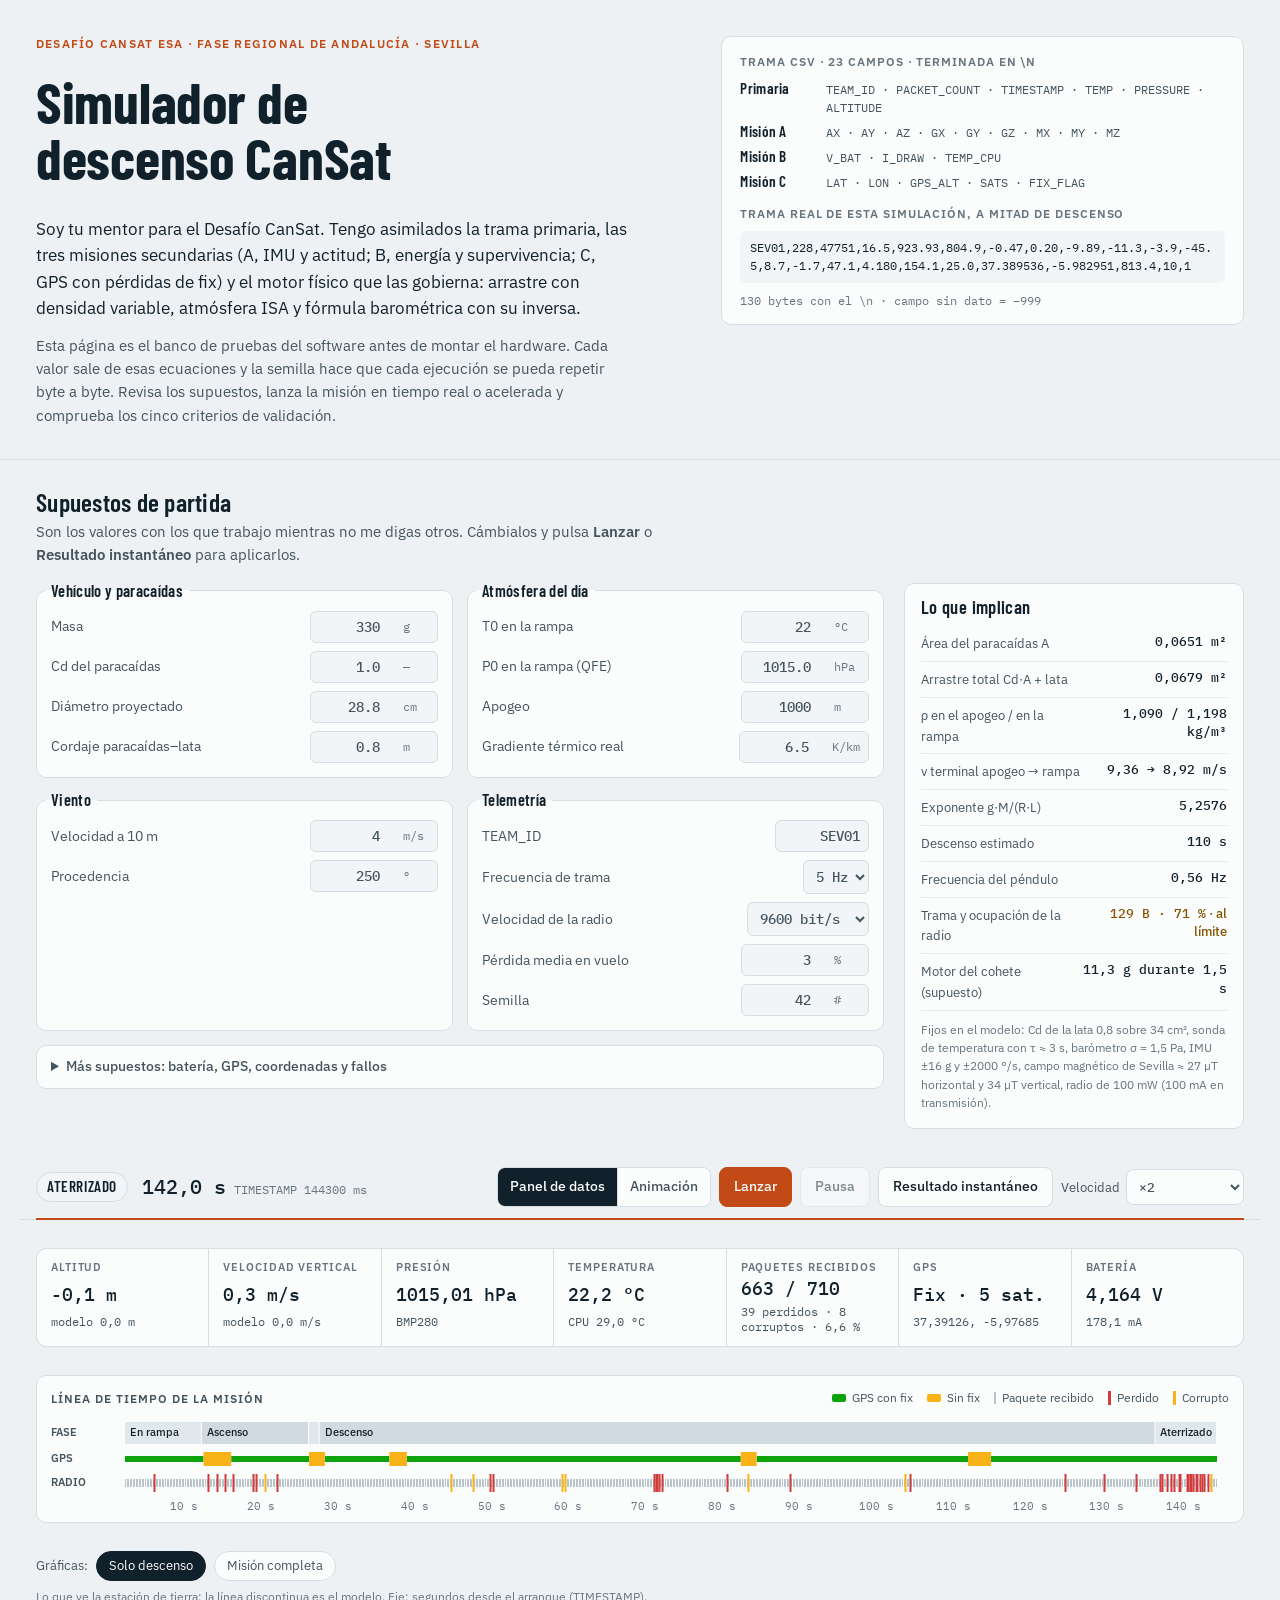
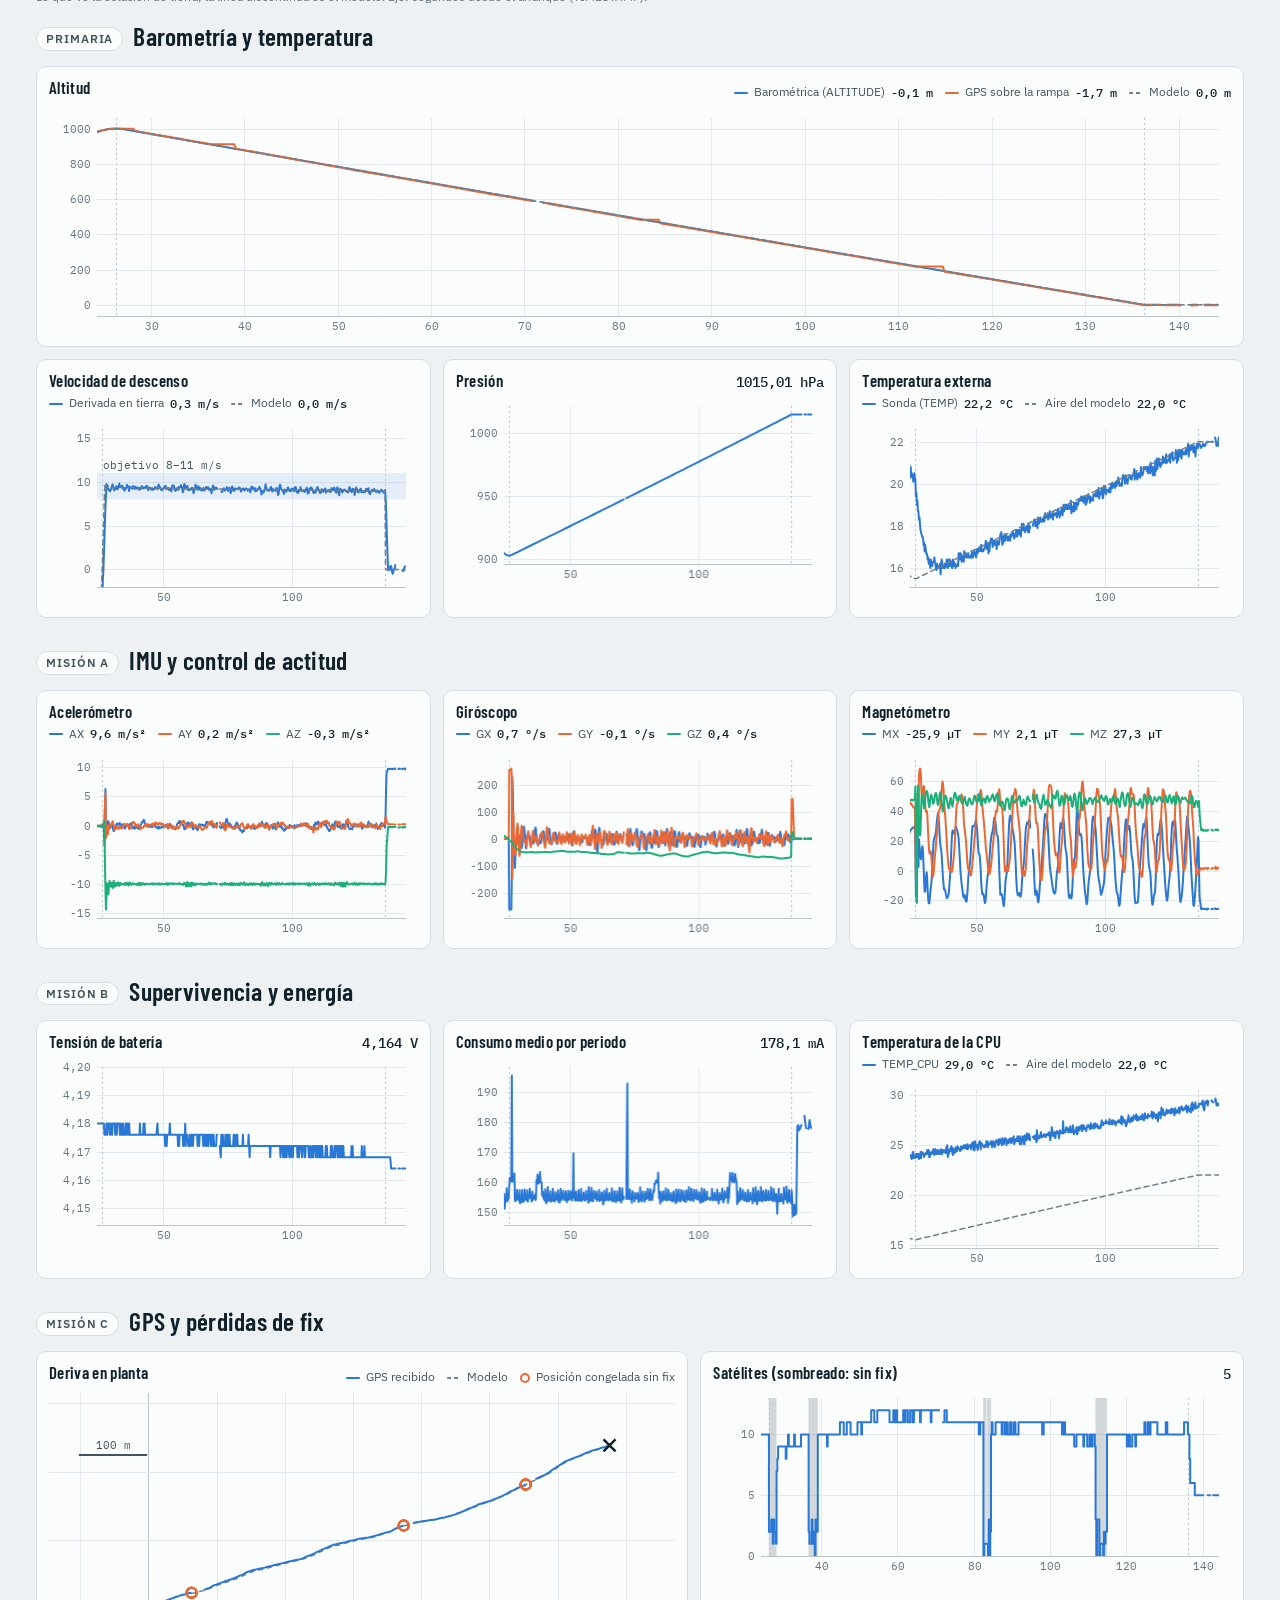
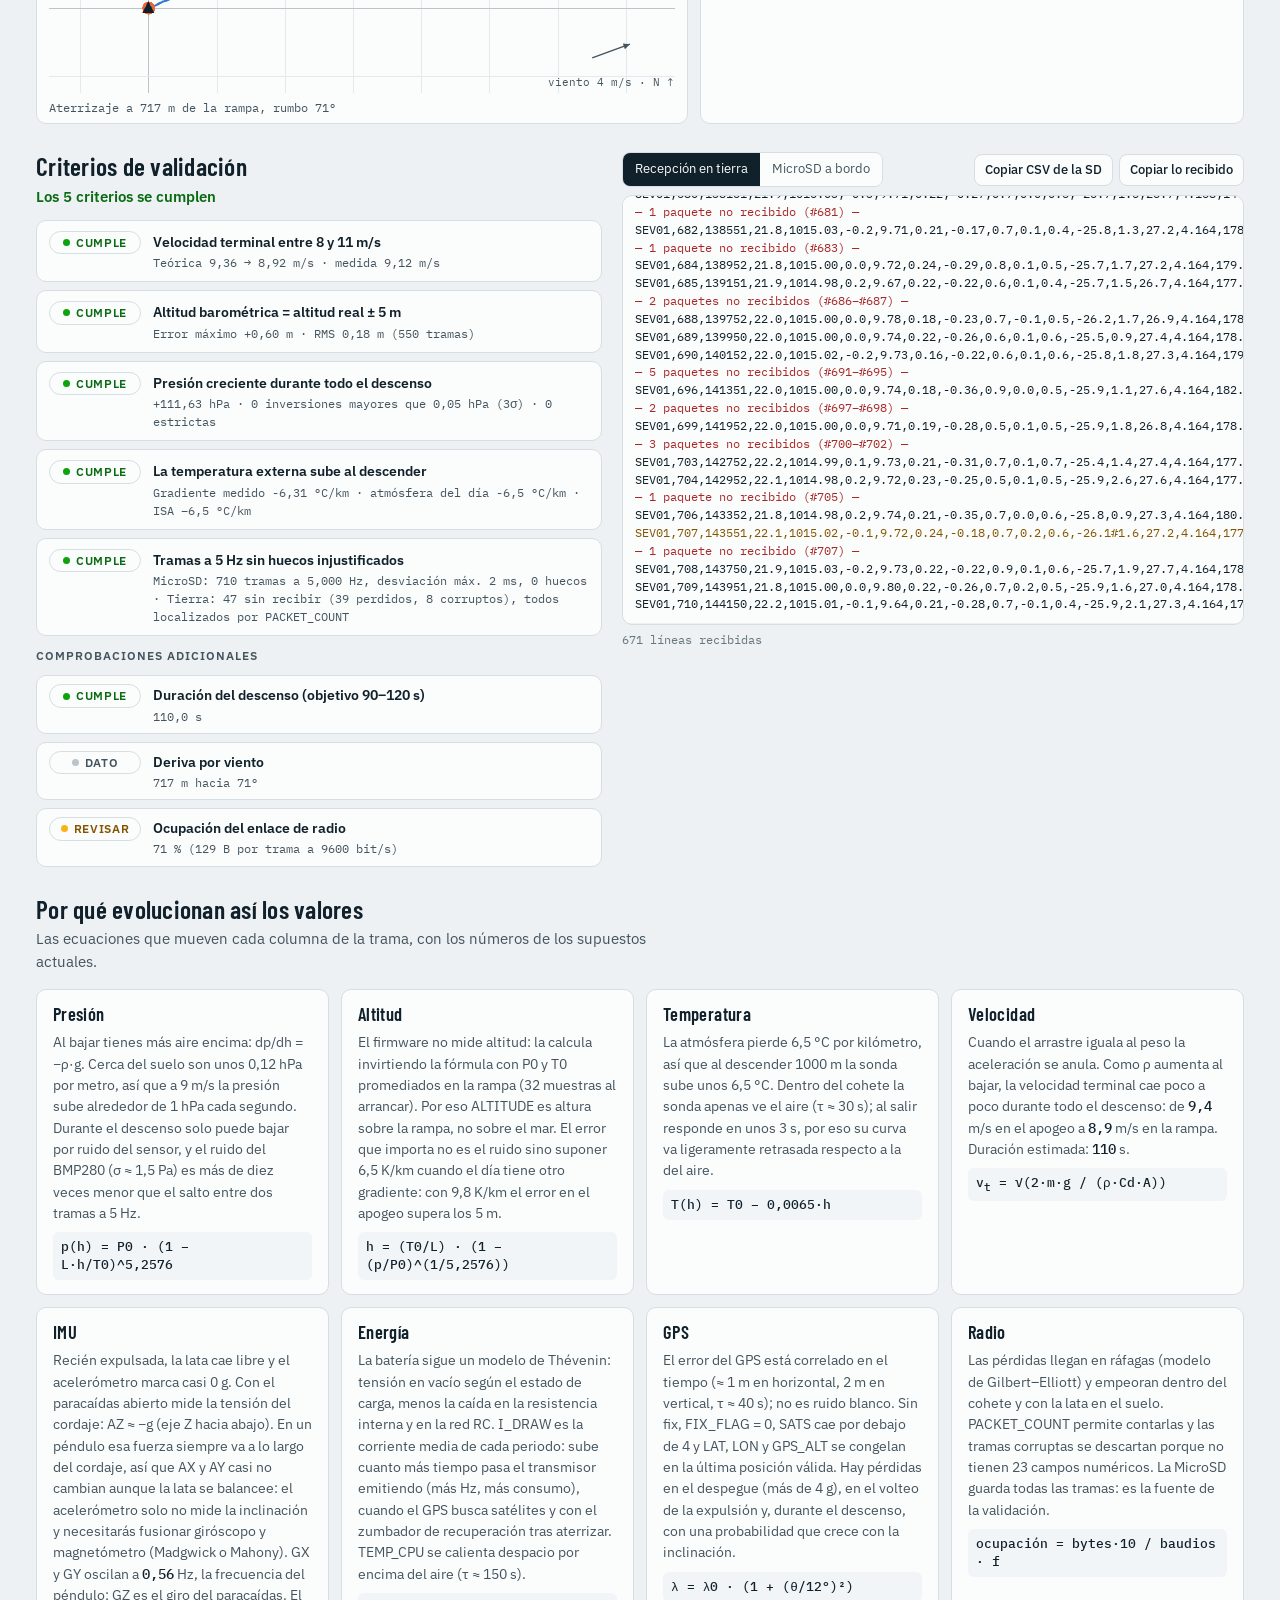
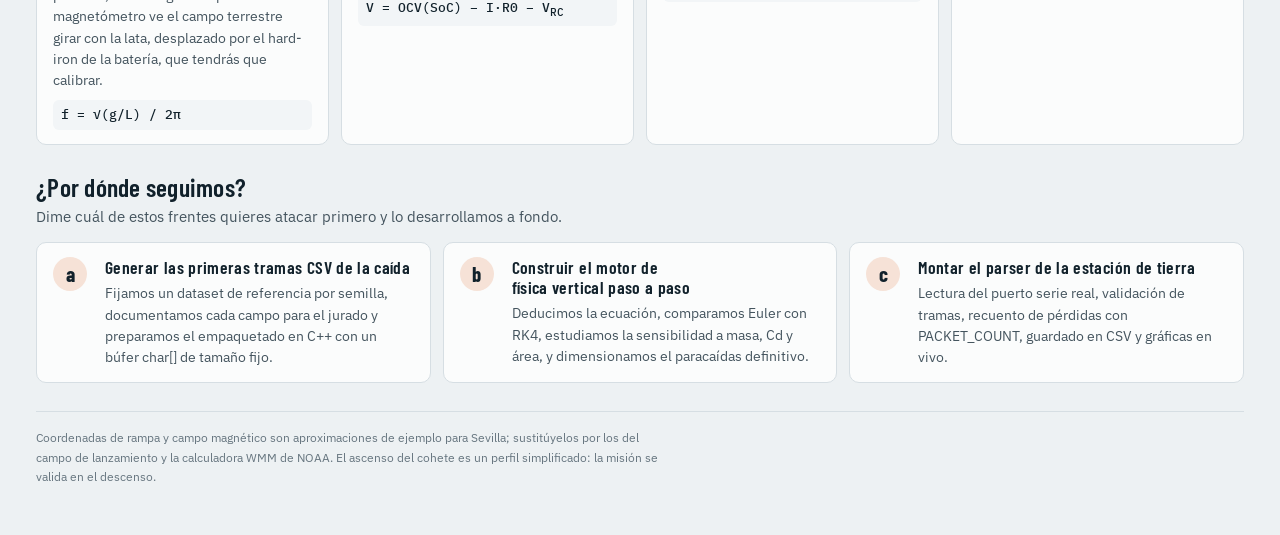
<file: simulador/index.html>
<!doctype html>
<html lang="es">
<head>
<meta charset="utf-8">
<meta name="viewport" content="width=device-width, initial-scale=1, viewport-fit=cover">
<title>Simulador de descenso CanSat</title>
<meta name="claude:viewport-fit-sides" content="cover">
<meta name="description" content="Banco de pruebas del software de un CanSat: física de descenso, sensores, trama CSV, radio, estación de tierra y validación.">
<link rel="preconnect" href="https://fonts.googleapis.com">
<link rel="preconnect" href="https://fonts.gstatic.com" crossorigin>
<link rel="stylesheet" href="https://fonts.googleapis.com/css2?family=Barlow+Condensed:wght@500;600;700&family=IBM+Plex+Mono:wght@400;500&family=IBM+Plex+Sans:wght@400;500;600&display=swap">
<link rel="stylesheet" href="estilos.css">
</head>
<body>

<header class="brief">
  <div class="wrap brief-inner">
    <div class="brief-text">
      <p class="eyebrow">Desafío CanSat ESA · Fase regional de Andalucía · Sevilla</p>
      <h1>Simulador de descenso CanSat</h1>
      <p class="lead">Soy tu mentor para el Desafío CanSat. Tengo asimilados la trama primaria, las tres misiones secundarias (A, IMU y actitud; B, energía y supervivencia; C, GPS con pérdidas de fix) y el motor físico que las gobierna: arrastre con densidad variable, atmósfera ISA y fórmula barométrica con su inversa.</p>
      <p>Esta página es el banco de pruebas del software antes de montar el hardware. Cada valor sale de esas ecuaciones y la semilla hace que cada ejecución se pueda repetir byte a byte. Revisa los supuestos, lanza la misión en tiempo real o acelerada y comprueba los cinco criterios de validación.</p>
    </div>
    <aside class="frame-card" aria-labelledby="frame-title">
      <p class="card-label" id="frame-title">Trama CSV · 23 campos · terminada en \n</p>
      <dl class="frame-groups">
        <div><dt>Primaria</dt><dd>TEAM_ID · PACKET_COUNT · TIMESTAMP · TEMP · PRESSURE · ALTITUDE</dd></div>
        <div><dt>Misión A</dt><dd>AX · AY · AZ · GX · GY · GZ · MX · MY · MZ</dd></div>
        <div><dt>Misión B</dt><dd>V_BAT · I_DRAW · TEMP_CPU</dd></div>
        <div><dt>Misión C</dt><dd>LAT · LON · GPS_ALT · SATS · FIX_FLAG</dd></div>
      </dl>
      <p class="card-label">Trama real de esta simulación, a mitad de descenso</p>
      <p class="sample" id="sample-line">—</p>
      <p class="sample-meta"><span id="sample-bytes">—</span> · campo sin dato = −999</p>
    </aside>
  </div>
</header>

<main class="wrap">

  <section class="params" aria-labelledby="params-title">
    <div class="section-head">
      <h2 id="params-title">Supuestos de partida</h2>
      <p>Son los valores con los que trabajo mientras no me digas otros. Cámbialos y pulsa <b>Lanzar</b> o <b>Resultado instantáneo</b> para aplicarlos.</p>
    </div>
    <div class="params-grid">
      <form id="cfg" class="cfg" autocomplete="off">
        <fieldset>
          <legend>Vehículo y paracaídas</legend>
          <label for="f-mass">Masa <span class="field"><input id="f-mass" name="massG" type="number" step="1" min="150" max="600" value="330"><i>g</i></span></label>
          <label for="f-cd">Cd del paracaídas <span class="field"><input id="f-cd" name="cd" type="number" step="0.05" min="0.3" max="2" value="1.0"><i>—</i></span></label>
          <label for="f-chute">Diámetro proyectado <span class="field"><input id="f-chute" name="chuteCm" type="number" step="0.1" min="10" max="120" value="28.8"><i>cm</i></span></label>
          <label for="f-riser">Cordaje paracaídas–lata <span class="field"><input id="f-riser" name="riserM" type="number" step="0.05" min="0.2" max="3" value="0.8"><i>m</i></span></label>
        </fieldset>
        <fieldset>
          <legend>Atmósfera del día</legend>
          <label for="f-t0">T0 en la rampa <span class="field"><input id="f-t0" name="T0C" type="number" step="0.5" min="-20" max="45" value="22"><i>°C</i></span></label>
          <label for="f-p0">P0 en la rampa (QFE) <span class="field"><input id="f-p0" name="P0hPa" type="number" step="0.1" min="900" max="1060" value="1015.0"><i>hPa</i></span></label>
          <label for="f-apo">Apogeo <span class="field"><input id="f-apo" name="apogeeM" type="number" step="10" min="200" max="3000" value="1000"><i>m</i></span></label>
          <label for="f-lapse">Gradiente térmico real <span class="field"><input id="f-lapse" name="lapseKkm" type="number" step="0.1" min="-5" max="9.8" value="6.5"><i>K/km</i></span></label>
        </fieldset>
        <fieldset>
          <legend>Viento</legend>
          <label for="f-wind">Velocidad a 10 m <span class="field"><input id="f-wind" name="windMs" type="number" step="0.5" min="0" max="20" value="4"><i>m/s</i></span></label>
          <label for="f-wdir">Procedencia <span class="field"><input id="f-wdir" name="windFromDeg" type="number" step="5" min="0" max="359" value="250"><i>°</i></span></label>
        </fieldset>
        <fieldset>
          <legend>Telemetría</legend>
          <label for="f-team">TEAM_ID <span class="field"><input id="f-team" name="teamId" type="text" maxlength="12" value="SEV01" spellcheck="false"></span></label>
          <label for="f-rate">Frecuencia de trama <span class="field"><select id="f-rate" name="rateHz"><option value="1">1 Hz</option><option value="2">2 Hz</option><option value="3">3 Hz</option><option value="4">4 Hz</option><option value="5" selected>5 Hz</option></select></span></label>
          <label for="f-baud">Velocidad de la radio <span class="field"><select id="f-baud" name="baud"><option value="1200">1200 bit/s</option><option value="2400">2400 bit/s</option><option value="4800">4800 bit/s</option><option value="9600" selected>9600 bit/s</option><option value="19200">19200 bit/s</option></select></span></label>
          <label for="f-loss">Pérdida media en vuelo <span class="field"><input id="f-loss" name="lossPct" type="number" step="0.5" min="0" max="60" value="3"><i>%</i></span></label>
          <label for="f-seed">Semilla <span class="field"><input id="f-seed" name="seed" type="number" step="1" min="0" value="42"><i>#</i></span></label>
        </fieldset>
        <details class="advanced">
          <summary>Más supuestos: batería, GPS, coordenadas y fallos</summary>
          <fieldset>
            <legend class="sr-only">Supuestos avanzados</legend>
            <label for="f-gps">Actualización del GPS <span class="field"><select id="f-gps" name="gpsHz"><option value="1">1 Hz</option><option value="5" selected>5 Hz</option><option value="10">10 Hz</option></select></span></label>
            <label for="f-bat">Batería LiPo 1S <span class="field"><input id="f-bat" name="batteryMah" type="number" step="50" min="100" max="5000" value="600"><i>mAh</i></span></label>
            <label for="f-wait">Encendida en rampa antes <span class="field"><input id="f-wait" name="padWaitMin" type="number" step="5" min="0" max="180" value="0"><i>min</i></span></label>
            <label for="f-lat">Latitud de la rampa <span class="field"><input id="f-lat" name="lat0" type="number" step="0.0001" value="37.3891"><i>°</i></span></label>
            <label for="f-lon">Longitud de la rampa <span class="field"><input id="f-lon" name="lon0" type="number" step="0.0001" value="-5.9845"><i>°</i></span></label>
            <label for="f-elev">Elevación de la rampa <span class="field"><input id="f-elev" name="elevM" type="number" step="1" value="10"><i>m</i></span></label>
            <label class="check" for="f-faults"><input id="f-faults" name="faults" type="checkbox"> Inyectar fallos de sensor: el BMP280 calla 3 s y la IMU 2 s durante el descenso</label>
          </fieldset>
        </details>
      </form>

      <aside class="derived" aria-labelledby="derived-title">
        <h3 id="derived-title">Lo que implican</h3>
        <dl>
          <div><dt>Área del paracaídas A</dt><dd id="d-area">—</dd></div>
          <div><dt>Arrastre total Cd·A + lata</dt><dd id="d-cda">—</dd></div>
          <div><dt>ρ en el apogeo / en la rampa</dt><dd id="d-rho">—</dd></div>
          <div><dt>v terminal apogeo → rampa</dt><dd id="d-vt" data-state="ok">—</dd></div>
          <div><dt>Exponente g·M/(R·L)</dt><dd id="d-exp">—</dd></div>
          <div><dt>Descenso estimado</dt><dd id="d-tdesc">—</dd></div>
          <div><dt>Frecuencia del péndulo</dt><dd id="d-swing">—</dd></div>
          <div><dt>Trama y ocupación de la radio</dt><dd id="d-link" data-state="ok">—</dd></div>
          <div><dt>Motor del cohete (supuesto)</dt><dd id="d-boost">—</dd></div>
        </dl>
        <p class="fineprint">Fijos en el modelo: Cd de la lata 0,8 sobre 34 cm², sonda de temperatura con τ ≈ 3 s, barómetro σ = 1,5 Pa, IMU ±16 g y ±2000 °/s, campo magnético de Sevilla ≈ 27 µT horizontal y 34 µT vertical, radio de 100 mW (100 mA en transmisión).</p>
      </aside>
    </div>
  </section>

  <div class="controlbar" role="region" aria-label="Control de la simulación">
    <div class="cb-inner">
      <div class="cb-status">
        <span class="phase-pill" id="k-phase" data-phase="PAD">En rampa</span>
        <span class="clock"><span id="live-dot" class="live-dot" hidden></span><b id="k-time">0,0 s</b><small id="k-ts">TIMESTAMP 2350 ms</small></span>
      </div>
      <div class="cb-actions">
        <div class="seg" role="group" aria-label="Vista">
          <button type="button" data-mode="panel" aria-pressed="true">Panel de datos</button>
          <button type="button" data-mode="anim" aria-pressed="false">Animación</button>
        </div>
        <button type="button" id="btn-launch" class="btn btn-primary">Lanzar</button>
        <button type="button" id="btn-pause" class="btn" aria-pressed="false" disabled>Pausa</button>
        <button type="button" id="btn-instant" class="btn">Resultado instantáneo</button>
        <label class="speed" for="speed">Velocidad
          <select id="speed">
            <option value="0.5">×0,5 lenta</option>
            <option value="1">×1 real</option>
            <option value="2" selected>×2</option>
            <option value="5">×5</option>
            <option value="10">×10</option>
            <option value="20">×20</option>
          </select>
        </label>
      </div>
      <p class="pending" id="pending-note" hidden>Has cambiado supuestos: se aplicarán en la próxima ejecución.</p>
      <div class="progress" id="progress" aria-hidden="true"></div>
    </div>
  </div>

  <section class="anim" id="anim" aria-labelledby="anim-title" hidden>
    <div class="anim-stage">
      <h2 id="anim-title" class="sr-only">Animación del vuelo</h2>
      <canvas id="cv-scene" class="cv-scene" role="img" aria-label="Vista lateral del vuelo: ascenso del cohete, expulsión del CanSat y descenso en paracaídas con el viento"></canvas>
      <button type="button" id="anim-play" class="btn btn-primary anim-play">Ver el vuelo</button>
      <p class="anim-note">Vista lateral en la dirección del viento. Altura y distancia van a la misma escala; cohete, lata y paracaídas están agrandados. Los puntos rojos son paquetes que no llegaron a tierra. La bajada del cohete con su paracaídas es ilustrativa.</p>
    </div>
    <aside class="anim-data" aria-label="Datos en vivo">
      <div class="ad-head">
        <span class="phase-pill" id="a-phase" data-phase="PAD">En rampa</span>
        <b id="a-tplus" class="ad-clock">T−10,0 s</b>
      </div>
      <h3 class="h-small">Estado real (modelo)</h3>
      <dl class="ad-list">
        <div><dt>Altura sobre la rampa</dt><dd id="a-h">—</dd></div>
        <div><dt>Velocidad vertical</dt><dd id="a-v">—</dd></div>
        <div><dt>Aceleración sentida</dt><dd id="a-g">—</dd></div>
        <div><dt>Inclinación de la lata</dt><dd id="a-tilt">—</dd></div>
        <div><dt>Paracaídas</dt><dd id="a-chute">—</dd></div>
        <div><dt>Distancia a la rampa</dt><dd id="a-dist">—</dd></div>
      </dl>
      <h3 class="h-small">Última trama recibida</h3>
      <dl class="ad-list">
        <div><dt>Paquete</dt><dd><span id="a-pkt">—</span><small id="a-pkt-sub"></small></dd></div>
        <div><dt>ALTITUDE</dt><dd id="a-alt">—</dd></div>
        <div><dt>PRESSURE</dt><dd id="a-pres">—</dd></div>
        <div><dt>TEMP</dt><dd id="a-temp">—</dd></div>
        <div><dt>AZ</dt><dd id="a-az">—</dd></div>
        <div><dt>GZ</dt><dd id="a-gz">—</dd></div>
        <div><dt>Batería</dt><dd id="a-bat">—</dd></div>
        <div><dt>GPS</dt><dd id="a-gps" data-state="ok">—</dd></div>
      </dl>
      <p class="ad-frame" id="a-frame">—</p>
      <h3 class="h-small">Eventos</h3>
      <ol class="ad-events" id="a-events"></ol>
    </aside>
  </section>

  <section class="kpis" aria-label="Lectura actual en la estación de tierra">
    <div class="kpi"><span class="k-label">Altitud</span><b id="k-alt">—</b><small id="k-alt-sub"></small></div>
    <div class="kpi"><span class="k-label">Velocidad vertical</span><b id="k-vel">—</b><small id="k-vel-sub"></small></div>
    <div class="kpi"><span class="k-label">Presión</span><b id="k-pres">—</b><small>BMP280</small></div>
    <div class="kpi"><span class="k-label">Temperatura</span><b id="k-temp">—</b><small id="k-temp-sub"></small></div>
    <div class="kpi"><span class="k-label">Paquetes recibidos</span><b id="k-pkt">—</b><small id="k-pkt-sub"></small></div>
    <div class="kpi"><span class="k-label">GPS</span><b id="k-gps" data-state="ok">—</b><small id="k-gps-sub"></small></div>
    <div class="kpi"><span class="k-label">Batería</span><b id="k-bat">—</b><small id="k-bat-sub"></small></div>
  </section>

  <section class="timeline" aria-labelledby="tl-title">
    <div class="tl-head">
      <h2 id="tl-title" class="h-small">Línea de tiempo de la misión</h2>
      <ul class="tl-legend">
        <li><i class="sw sw-good"></i>GPS con fix</li>
        <li><i class="sw sw-warn"></i>Sin fix</li>
        <li><i class="sw sw-tick"></i>Paquete recibido</li>
        <li><i class="sw sw-bad"></i>Perdido</li>
        <li><i class="sw sw-warnline"></i>Corrupto</li>
      </ul>
    </div>
    <canvas id="cv-timeline" class="cv-timeline" role="img" aria-label="Fases de vuelo, estado del GPS y paquetes de radio a lo largo de la misión"></canvas>
  </section>

  <div class="view-switch" role="group" aria-label="Rango temporal de las gráficas">
    <span>Gráficas:</span>
    <button type="button" data-view="descent" aria-pressed="true">Solo descenso</button>
    <button type="button" data-view="full" aria-pressed="false">Misión completa</button>
    <span class="hint">Lo que ve la estación de tierra; la línea discontinua es el modelo. Eje: segundos desde el arranque (TIMESTAMP).</span>
  </div>

  <section class="group" aria-labelledby="g1">
    <h2 id="g1"><span class="tag">Primaria</span> Barometría y temperatura</h2>
    <div class="charts">
      <figure class="chart chart-wide" data-chart="alt">
        <figcaption><h3>Altitud</h3><ul class="legend"></ul></figcaption>
        <canvas role="img" aria-label="Altitud barométrica, GPS y del modelo frente al tiempo"></canvas>
      </figure>
      <figure class="chart" data-chart="vel">
        <figcaption><h3>Velocidad de descenso</h3><ul class="legend"></ul></figcaption>
        <canvas role="img" aria-label="Velocidad vertical derivada de la altitud frente a la banda objetivo de 8 a 11 m/s"></canvas>
      </figure>
      <figure class="chart" data-chart="pres">
        <figcaption><h3>Presión</h3><ul class="legend"></ul></figcaption>
        <canvas role="img" aria-label="Presión atmosférica frente al tiempo"></canvas>
      </figure>
      <figure class="chart" data-chart="temp">
        <figcaption><h3>Temperatura externa</h3><ul class="legend"></ul></figcaption>
        <canvas role="img" aria-label="Temperatura de la sonda y del aire frente al tiempo"></canvas>
      </figure>
    </div>
  </section>

  <section class="group" aria-labelledby="g2">
    <h2 id="g2"><span class="tag">Misión A</span> IMU y control de actitud</h2>
    <div class="charts charts-3">
      <figure class="chart" data-chart="acc">
        <figcaption><h3>Acelerómetro</h3><ul class="legend"></ul></figcaption>
        <canvas role="img" aria-label="Aceleraciones AX, AY y AZ"></canvas>
      </figure>
      <figure class="chart" data-chart="gyr">
        <figcaption><h3>Giróscopo</h3><ul class="legend"></ul></figcaption>
        <canvas role="img" aria-label="Velocidades angulares GX, GY y GZ"></canvas>
      </figure>
      <figure class="chart" data-chart="mag">
        <figcaption><h3>Magnetómetro</h3><ul class="legend"></ul></figcaption>
        <canvas role="img" aria-label="Campo magnético MX, MY y MZ"></canvas>
      </figure>
    </div>
  </section>

  <section class="group" aria-labelledby="g3">
    <h2 id="g3"><span class="tag">Misión B</span> Supervivencia y energía</h2>
    <div class="charts charts-3">
      <figure class="chart" data-chart="vbat">
        <figcaption><h3>Tensión de batería</h3><ul class="legend"></ul></figcaption>
        <canvas role="img" aria-label="Tensión de la batería frente al tiempo"></canvas>
      </figure>
      <figure class="chart" data-chart="idraw">
        <figcaption><h3>Consumo medio por periodo</h3><ul class="legend"></ul></figcaption>
        <canvas role="img" aria-label="Corriente consumida frente al tiempo"></canvas>
      </figure>
      <figure class="chart" data-chart="tcpu">
        <figcaption><h3>Temperatura de la CPU</h3><ul class="legend"></ul></figcaption>
        <canvas role="img" aria-label="Temperatura de la CPU y del aire frente al tiempo"></canvas>
      </figure>
    </div>
  </section>

  <section class="group" aria-labelledby="g4">
    <h2 id="g4"><span class="tag">Misión C</span> GPS y pérdidas de fix</h2>
    <div class="charts charts-gps">
      <figure class="chart chart-map">
        <figcaption><h3>Deriva en planta</h3>
          <ul class="legend">
            <li><i class="key" style="--c: var(--s1)"></i><span>GPS recibido</span></li>
            <li><i class="key key-dash" style="--c: var(--ref)"></i><span>Modelo</span></li>
            <li><i class="ring"></i><span>Posición congelada sin fix</span></li>
          </ul>
        </figcaption>
        <canvas id="cv-map" class="cv-map" role="img" aria-label="Trayectoria horizontal de la lata desde la rampa"></canvas>
        <p class="map-caption" id="map-caption">—</p>
      </figure>
      <figure class="chart" data-chart="sats">
        <figcaption><h3>Satélites (sombreado: sin fix)</h3><ul class="legend"></ul></figcaption>
        <canvas role="img" aria-label="Número de satélites y ventanas sin fix"></canvas>
      </figure>
    </div>
  </section>

  <section class="split" aria-label="Validación y registro de tramas">
    <div class="validation">
      <div class="section-head">
        <h2>Criterios de validación</h2>
        <p class="val-summary" id="val-summary" data-state="pending">—</p>
      </div>
      <ol class="val-list" id="val-list"></ol>
      <h3 class="h-small">Comprobaciones adicionales</h3>
      <ul class="val-list val-info" id="val-info"></ul>
    </div>
    <div class="console">
      <div class="console-head">
        <div class="tabs" role="tablist" aria-label="Registro">
          <button type="button" role="tab" data-tab="rx" aria-selected="true">Recepción en tierra</button>
          <button type="button" role="tab" data-tab="sd" aria-selected="false">MicroSD a bordo</button>
        </div>
        <div class="console-actions">
          <button type="button" class="btn btn-small" id="copy-sd">Copiar CSV de la SD</button>
          <button type="button" class="btn btn-small" id="copy-rx">Copiar lo recibido</button>
        </div>
      </div>
      <div class="log" id="log" role="log" aria-live="off" tabindex="0"></div>
      <p class="log-count" id="log-count">—</p>
      <textarea id="copy-fallback" class="copy-fallback" rows="4" hidden aria-label="Texto para copiar"></textarea>
    </div>
  </section>

  <section class="physics" aria-labelledby="phys-title">
    <div class="section-head">
      <h2 id="phys-title">Por qué evolucionan así los valores</h2>
      <p>Las ecuaciones que mueven cada columna de la trama, con los números de los supuestos actuales.</p>
    </div>
    <div class="phys-grid">
      <article>
        <h3>Presión</h3>
        <p>Al bajar tienes más aire encima: dp/dh = −ρ·g. Cerca del suelo son unos 0,12 hPa por metro, así que a 9 m/s la presión sube alrededor de 1 hPa cada segundo. Durante el descenso solo puede bajar por ruido del sensor, y el ruido del BMP280 (σ ≈ 1,5 Pa) es más de diez veces menor que el salto entre dos tramas a 5 Hz.</p>
        <p class="eq">p(h) = P0 · (1 − L·h/T0)^5,2576</p>
      </article>
      <article>
        <h3>Altitud</h3>
        <p>El firmware no mide altitud: la calcula invirtiendo la fórmula con P0 y T0 promediados en la rampa (32 muestras al arrancar). Por eso ALTITUDE es altura sobre la rampa, no sobre el mar. El error que importa no es el ruido sino suponer 6,5 K/km cuando el día tiene otro gradiente: con 9,8 K/km el error en el apogeo supera los 5 m.</p>
        <p class="eq">h = (T0/L) · (1 − (p/P0)^(1/5,2576))</p>
      </article>
      <article>
        <h3>Temperatura</h3>
        <p>La atmósfera pierde 6,5 °C por kilómetro, así que al descender 1000 m la sonda sube unos 6,5 °C. Dentro del cohete la sonda apenas ve el aire (τ ≈ 30 s); al salir responde en unos 3 s, por eso su curva va ligeramente retrasada respecto a la del aire.</p>
        <p class="eq">T(h) = T0 − 0,0065·h</p>
      </article>
      <article>
        <h3>Velocidad</h3>
        <p>Cuando el arrastre iguala al peso la aceleración se anula. Como ρ aumenta al bajar, la velocidad terminal cae poco a poco durante todo el descenso: de <b data-live="vtTop">—</b> m/s en el apogeo a <b data-live="vtGround">—</b> m/s en la rampa. Duración estimada: <b data-live="tDesc">—</b> s.</p>
        <p class="eq">v<sub>t</sub> = √(2·m·g / (ρ·Cd·A))</p>
      </article>
      <article>
        <h3>IMU</h3>
        <p>Recién expulsada, la lata cae libre y el acelerómetro marca casi 0 g. Con el paracaídas abierto mide la tensión del cordaje: AZ ≈ −g (eje Z hacia abajo). En un péndulo esa fuerza siempre va a lo largo del cordaje, así que AX y AY casi no cambian aunque la lata se balancee: el acelerómetro solo no mide la inclinación y necesitarás fusionar giróscopo y magnetómetro (Madgwick o Mahony). GX y GY oscilan a <b data-live="fSwing">—</b> Hz, la frecuencia del péndulo; GZ es el giro del paracaídas. El magnetómetro ve el campo terrestre girar con la lata, desplazado por el hard-iron de la batería, que tendrás que calibrar.</p>
        <p class="eq">f = √(g/L) / 2π</p>
      </article>
      <article>
        <h3>Energía</h3>
        <p>La batería sigue un modelo de Thévenin: tensión en vacío según el estado de carga, menos la caída en la resistencia interna y en la red RC. I_DRAW es la corriente media de cada periodo: sube cuanto más tiempo pasa el transmisor emitiendo (más Hz, más consumo), cuando el GPS busca satélites y con el zumbador de recuperación tras aterrizar. TEMP_CPU se calienta despacio por encima del aire (τ ≈ 150 s).</p>
        <p class="eq">V = OCV(SoC) − I·R0 − V<sub>RC</sub></p>
      </article>
      <article>
        <h3>GPS</h3>
        <p>El error del GPS está correlado en el tiempo (≈ 1 m en horizontal, 2 m en vertical, τ ≈ 40 s); no es ruido blanco. Sin fix, FIX_FLAG = 0, SATS cae por debajo de 4 y LAT, LON y GPS_ALT se congelan en la última posición válida. Hay pérdidas en el despegue (más de 4 g), en el volteo de la expulsión y, durante el descenso, con una probabilidad que crece con la inclinación.</p>
        <p class="eq">λ = λ0 · (1 + (θ/12°)²)</p>
      </article>
      <article>
        <h3>Radio</h3>
        <p>Las pérdidas llegan en ráfagas (modelo de Gilbert–Elliott) y empeoran dentro del cohete y con la lata en el suelo. PACKET_COUNT permite contarlas y las tramas corruptas se descartan porque no tienen 23 campos numéricos. La MicroSD guarda todas las tramas: es la fuente de la validación.</p>
        <p class="eq">ocupación = bytes·10 / baudios · f</p>
      </article>
    </div>
  </section>

  <section class="next" aria-labelledby="next-title">
    <div class="section-head">
      <h2 id="next-title">¿Por dónde seguimos?</h2>
      <p>Dime cuál de estos frentes quieres atacar primero y lo desarrollamos a fondo.</p>
    </div>
    <ol class="next-list">
      <li><span class="opt">a</span><div><h3>Generar las primeras tramas CSV de la caída</h3><p>Fijamos un dataset de referencia por semilla, documentamos cada campo para el jurado y preparamos el empaquetado en C++ con un búfer char[] de tamaño fijo.</p></div></li>
      <li><span class="opt">b</span><div><h3>Construir el motor de física vertical paso a paso</h3><p>Deducimos la ecuación, comparamos Euler con RK4, estudiamos la sensibilidad a masa, Cd y área, y dimensionamos el paracaídas definitivo.</p></div></li>
      <li><span class="opt">c</span><div><h3>Montar el parser de la estación de tierra</h3><p>Lectura del puerto serie real, validación de tramas, recuento de pérdidas con PACKET_COUNT, guardado en CSV y gráficas en vivo.</p></div></li>
    </ol>
  </section>

  <footer class="foot">
    <p>Coordenadas de rampa y campo magnético son aproximaciones de ejemplo para Sevilla; sustitúyelos por los del campo de lanzamiento y la calculadora WMM de NOAA. El ascenso del cohete es un perfil simplificado: la misión se valida en el descenso.</p>
  </footer>
</main>

<script src="simulacion.js"></script>
</body>
</html>
</file>
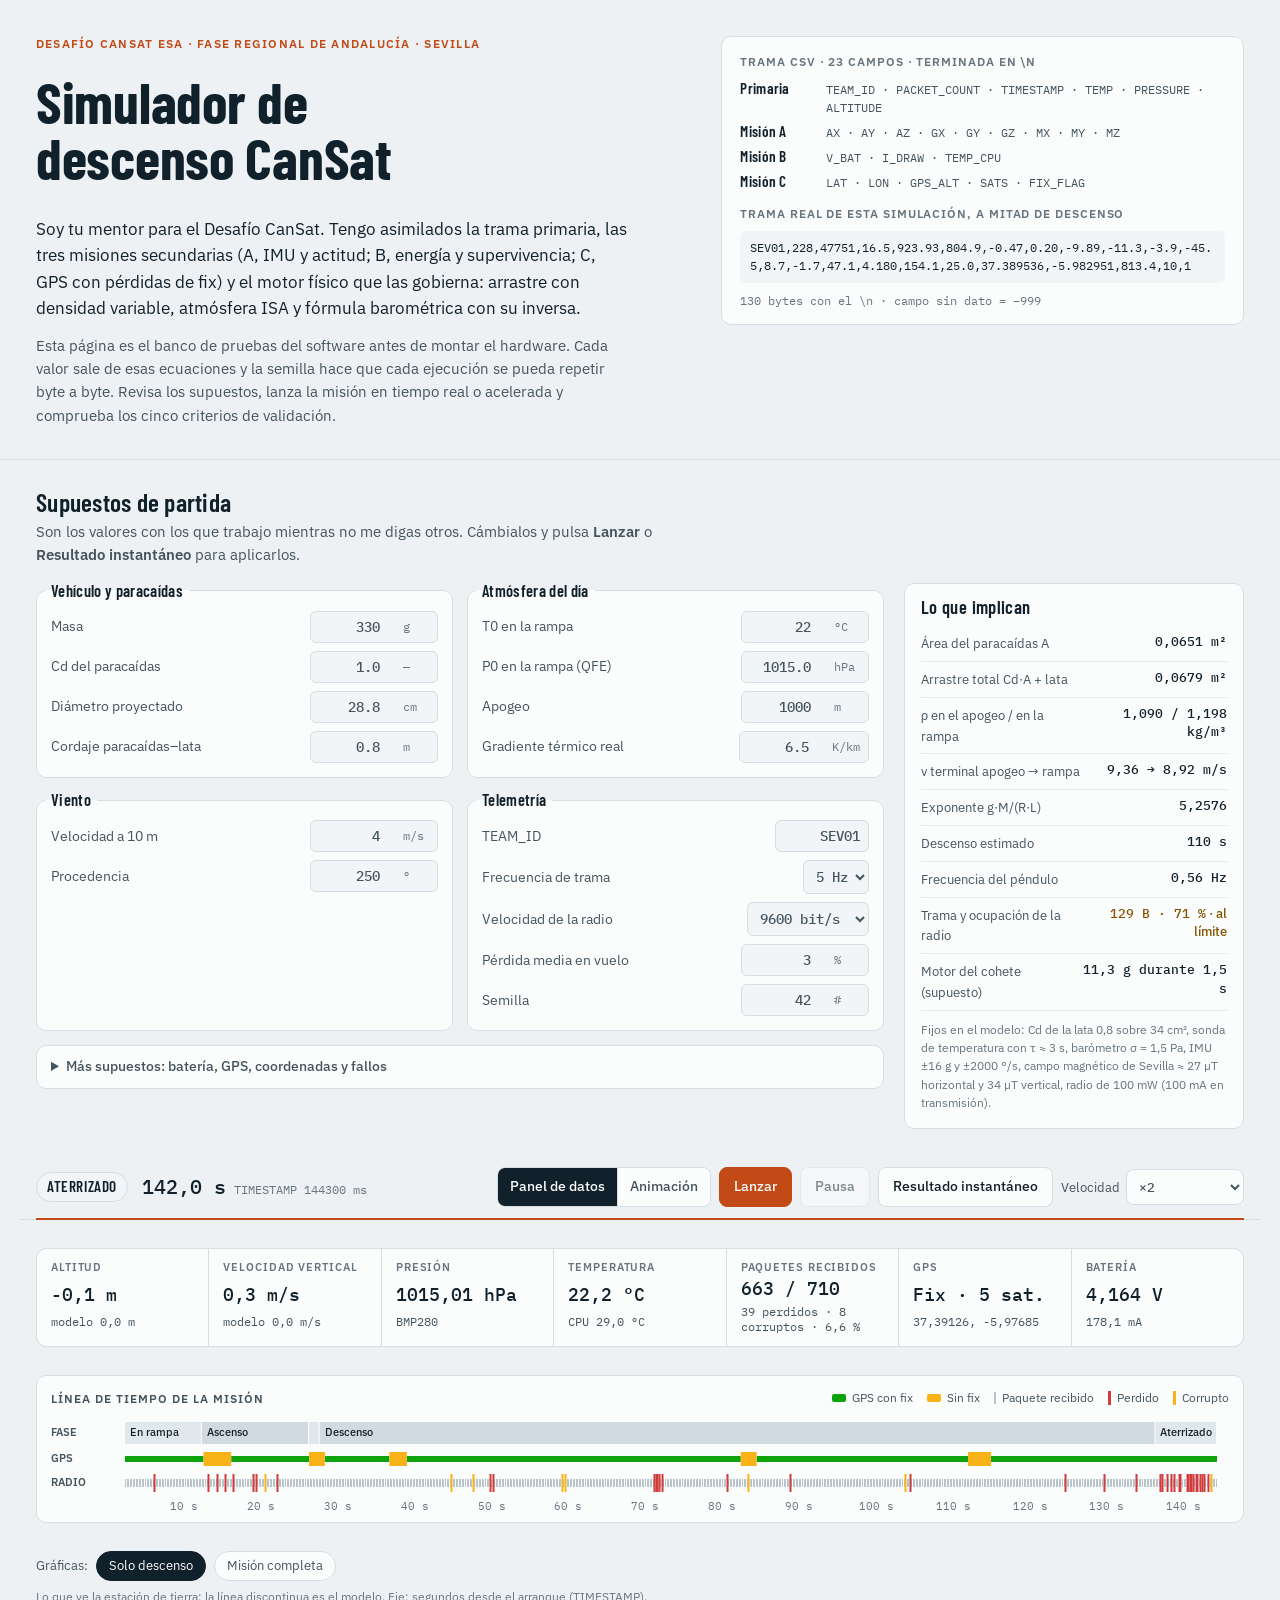
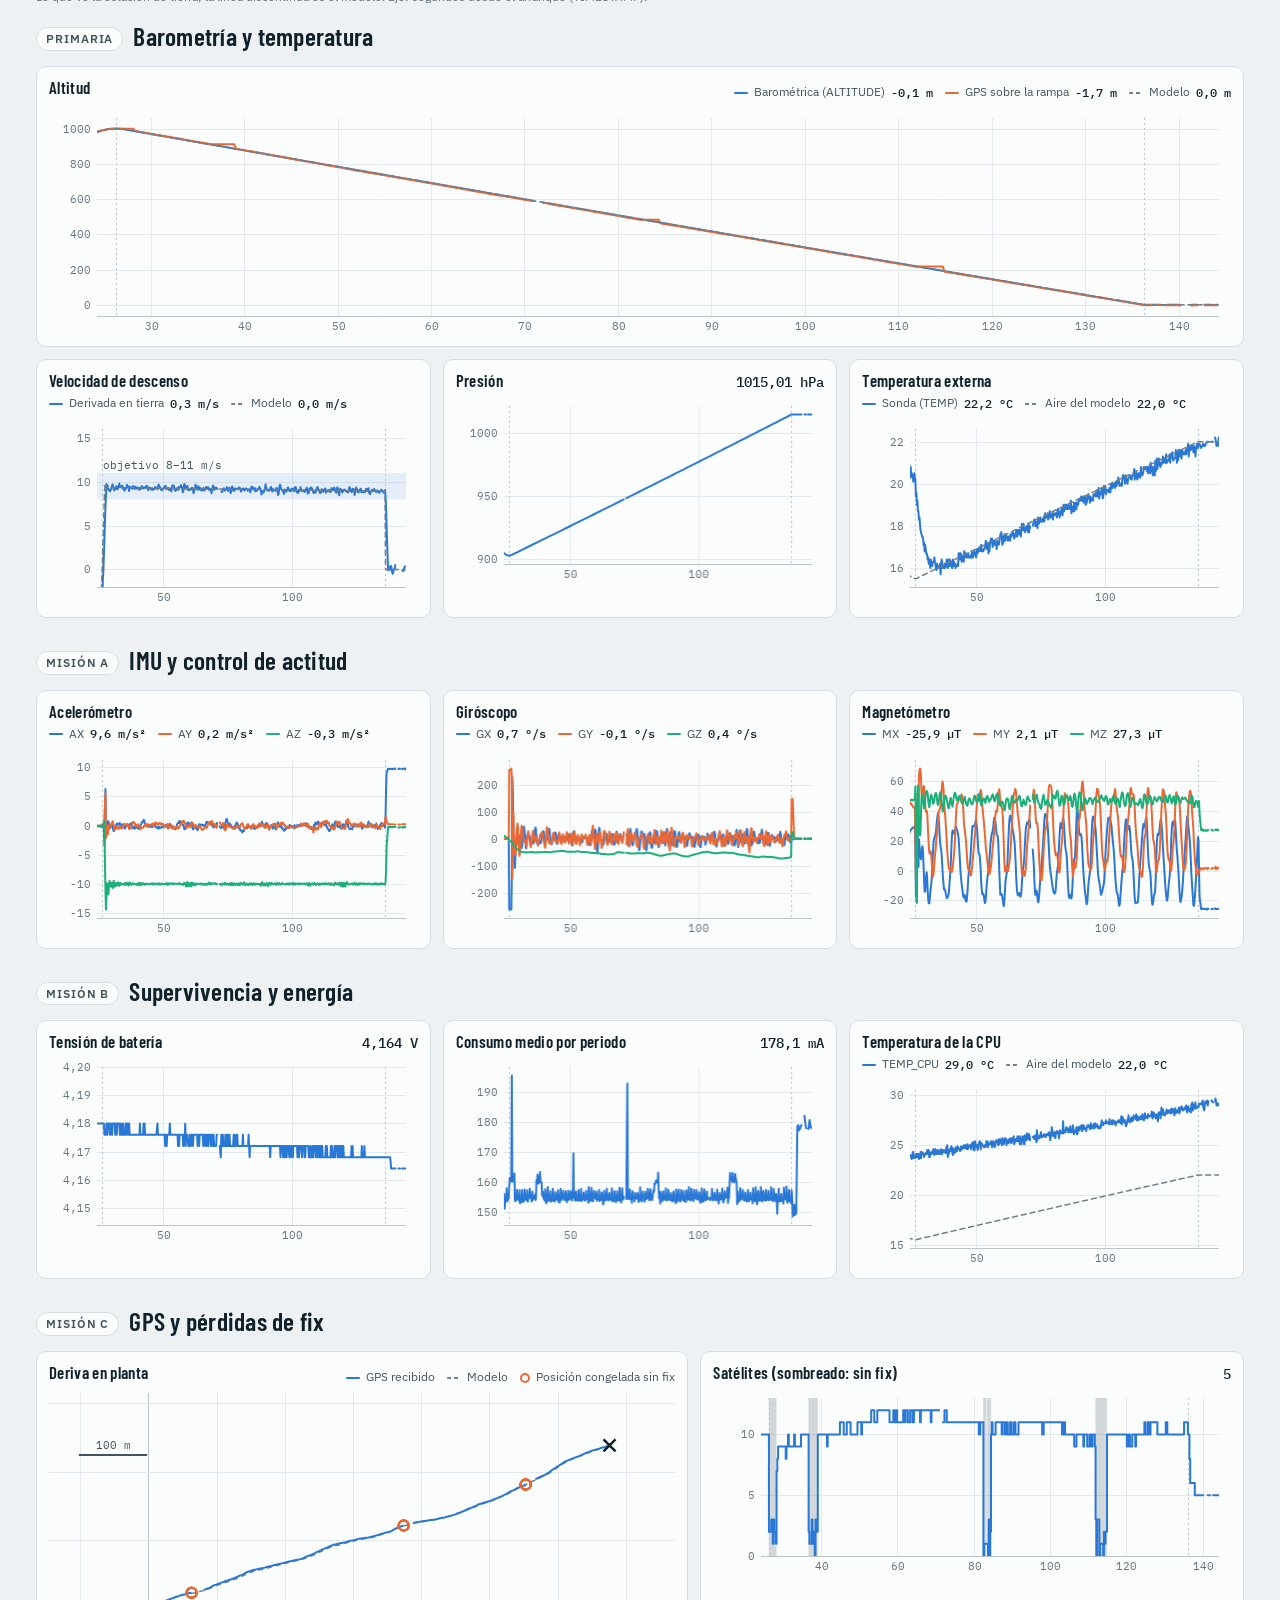
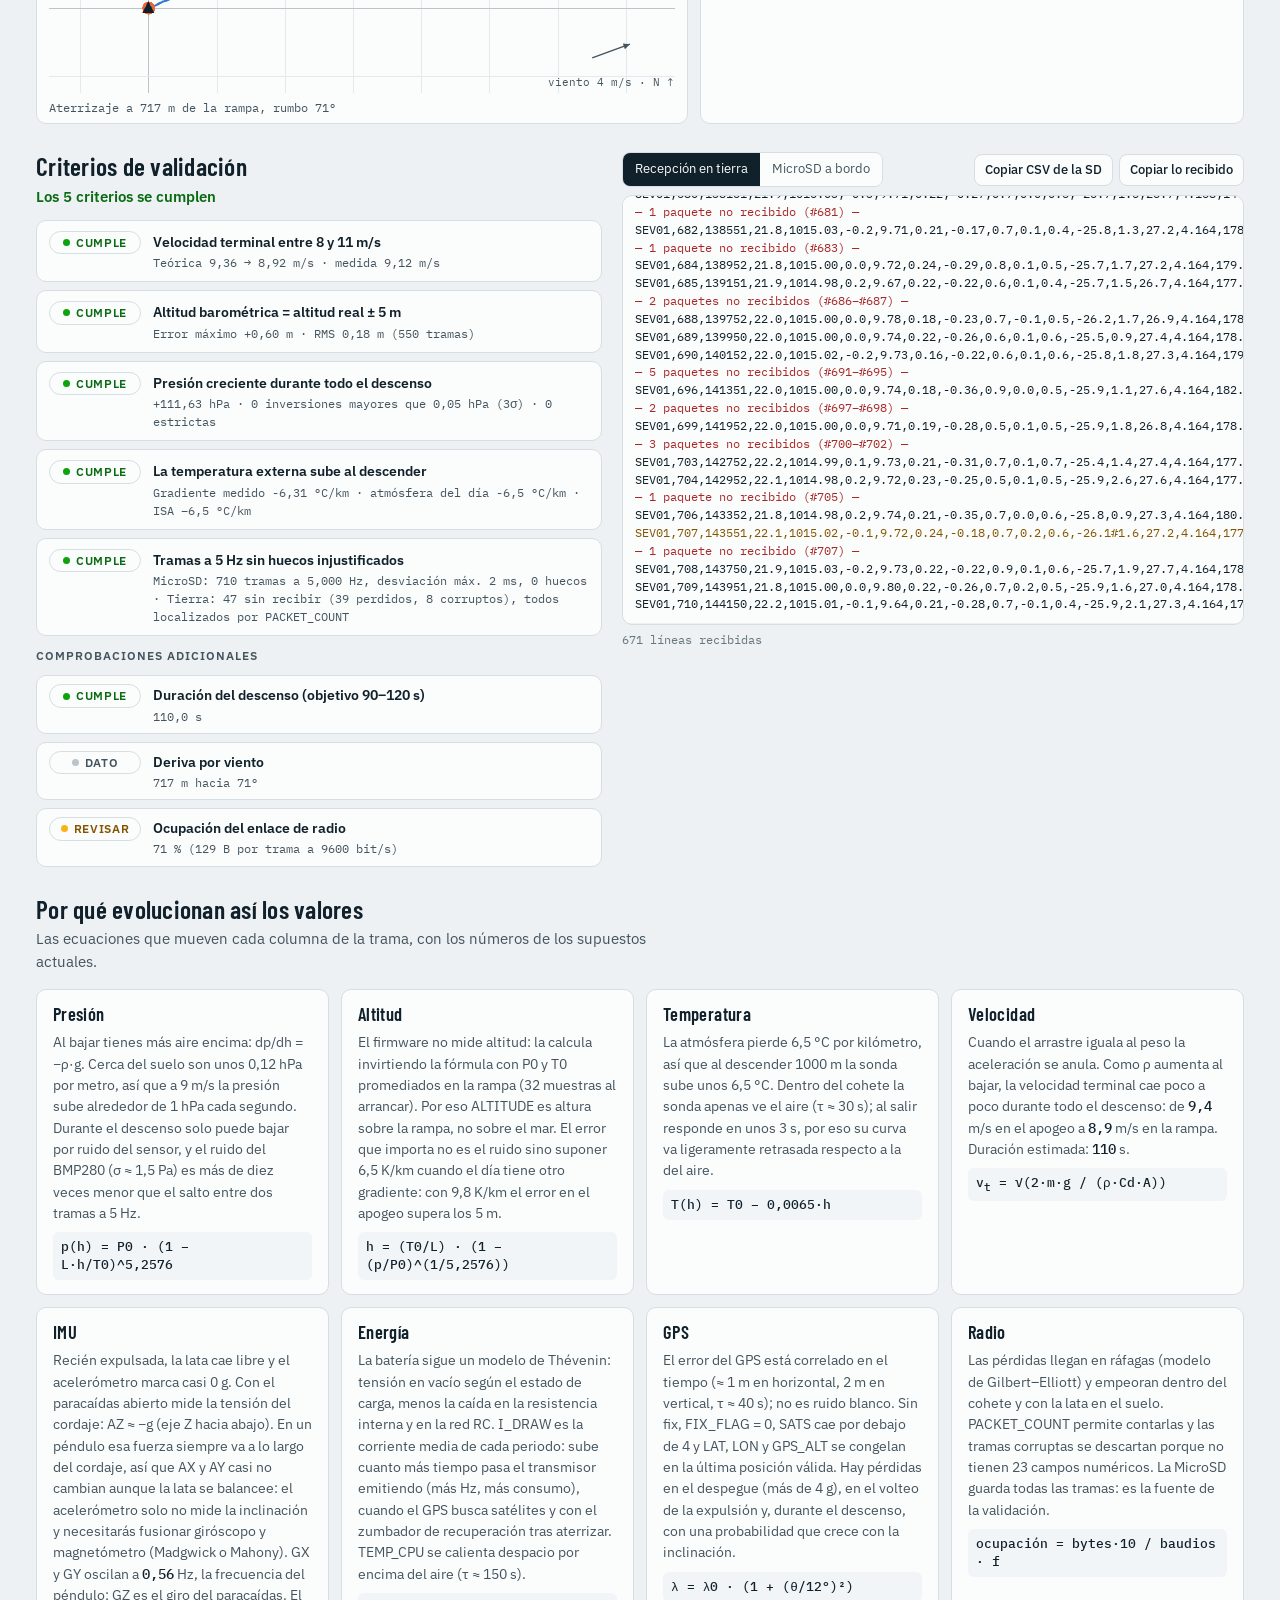
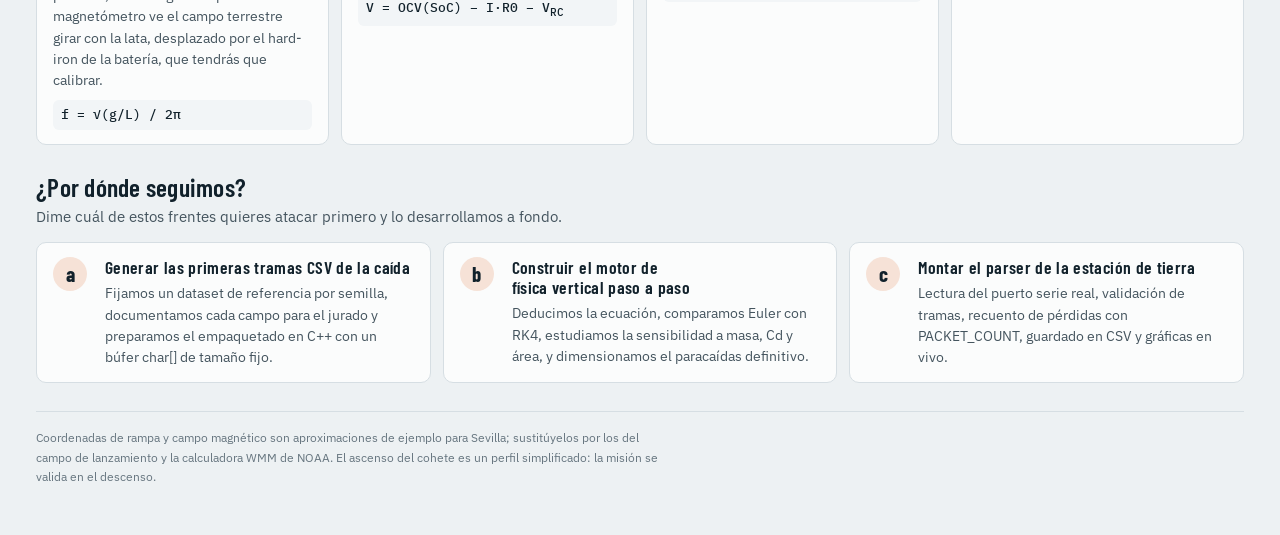
<file: simulador/simulador-completo.html>
<!doctype html>
<html lang="es">
<head>
<meta charset="utf-8">
<meta name="viewport" content="width=device-width, initial-scale=1, viewport-fit=cover">
<title>Simulador de descenso CanSat</title>
<meta name="claude:viewport-fit-sides" content="cover">
<meta name="description" content="Banco de pruebas del software de un CanSat: física de descenso, sensores, trama CSV, radio, estación de tierra y validación.">
<link rel="preconnect" href="https://fonts.googleapis.com">
<link rel="preconnect" href="https://fonts.gstatic.com" crossorigin>
<link rel="stylesheet" href="https://fonts.googleapis.com/css2?family=Barlow+Condensed:wght@500;600;700&family=IBM+Plex+Mono:wght@400;500&family=IBM+Plex+Sans:wght@400;500;600&display=swap">
<style>
/* Consola de estación de tierra: cabecera con el briefing del mentor, panel de supuestos,
   barra de control fija, instrumentos agrupados por misión, validación junto al registro de tramas. */
:root {
  --bg: #edf1f3;          /* plano de la página: gris frío de sala de control */
  --panel: #fbfcfc;       /* superficie de instrumentos */
  --panel-2: #f2f5f7;
  --ink: #11212b;
  --ink-2: #44545e;
  --muted: #66757f;
  --line: #d6dee3;
  --grid: #e3e9ec;
  --axis: #b9c4cb;
  --accent: #c24a17;      /* naranja de paracaídas, solo para la acción principal y el instante actual */
  --accent-ink: #ffffff;
  --accent-soft: #f6e2d7;
  --s1: #2a78d6;
  --s2: #eb6834;
  --s3: #1baf7a;
  --ref: #6f7e88;
  --band: rgba(42, 120, 214, 0.10);
  --shade: rgba(102, 117, 127, 0.18);
  --good: #0ca30c;
  --good-ink: #0b6b13;
  --warn: #fab219;
  --warn-ink: #855400;
  --bad: #d03b3b;
  --bad-ink: #a82828;
  --seg-1: #e1e8ec;
  --seg-2: #d0dae0;
  --sky-top: #b3d1ea;     /* escena de la animación */
  --sky-bot: #e5eff6;
  --sky-grid: rgba(17, 33, 43, 0.08);
  --hill: #c3d1b0;
  --ground: #a8bb8f;
  --streak: rgba(17, 33, 43, 0.22);
  --smoke: #8a969e;
  --rocket: #f7f8f8;
  --can: #8c9ba5;
  --font-display: "Barlow Condensed", "Arial Narrow", "Roboto Condensed", system-ui, sans-serif;
  --font-body: "IBM Plex Sans", system-ui, -apple-system, "Segoe UI", Roboto, sans-serif;
  --font-mono: "IBM Plex Mono", ui-monospace, "SFMono-Regular", Menlo, Consolas, monospace;
  --radius: 10px;
  --gutter-l: max(16px, env(safe-area-inset-left, 0px));
  --gutter-r: max(16px, env(safe-area-inset-right, 0px));
}

@media (prefers-color-scheme: dark) {
  :root:not([data-theme="light"]) {
    --bg: #0b1216;
    --panel: #121b20;
    --panel-2: #17222a;
    --ink: #e5ecef;
    --ink-2: #a6b3bb;
    --muted: #84929b;
    --line: #243239;
    --grid: #1e2a31;
    --axis: #35454e;
    --accent: #ee7340;
    --accent-ink: #170b05;
    --accent-soft: #3a2116;
    --s1: #3987e5;
    --s2: #d95926;
    --s3: #199e70;
    --ref: #8d9ba4;
    --band: rgba(57, 135, 229, 0.15);
    --shade: rgba(141, 155, 164, 0.18);
    --good-ink: #46c246;
    --warn-ink: #f2b53a;
    --bad-ink: #f07a7a;
    --seg-1: #1c2830;
    --seg-2: #26353e;
    --sky-top: #07121b;
    --sky-bot: #163040;
    --sky-grid: rgba(229, 236, 239, 0.07);
    --hill: #1b2a22;
    --ground: #24342a;
    --streak: rgba(229, 236, 239, 0.25);
    --smoke: #6d7a83;
    --rocket: #dfe6ea;
    --can: #b6c3cb;
    color-scheme: dark;
  }
}
:root[data-theme="dark"] {
  --bg: #0b1216;
  --panel: #121b20;
  --panel-2: #17222a;
  --ink: #e5ecef;
  --ink-2: #a6b3bb;
  --muted: #84929b;
  --line: #243239;
  --grid: #1e2a31;
  --axis: #35454e;
  --accent: #ee7340;
  --accent-ink: #170b05;
  --accent-soft: #3a2116;
  --s1: #3987e5;
  --s2: #d95926;
  --s3: #199e70;
  --ref: #8d9ba4;
  --band: rgba(57, 135, 229, 0.15);
  --shade: rgba(141, 155, 164, 0.18);
  --good-ink: #46c246;
  --warn-ink: #f2b53a;
  --bad-ink: #f07a7a;
  --seg-1: #1c2830;
  --seg-2: #26353e;
  --sky-top: #07121b;
  --sky-bot: #163040;
  --sky-grid: rgba(229, 236, 239, 0.07);
  --hill: #1b2a22;
  --ground: #24342a;
  --streak: rgba(229, 236, 239, 0.25);
  --smoke: #6d7a83;
  --rocket: #dfe6ea;
  --can: #b6c3cb;
  color-scheme: dark;
}

/* ───────── Base ───────── */
*, *::before, *::after { box-sizing: border-box; }
:root { padding-top: env(safe-area-inset-top, 0px); padding-bottom: env(safe-area-inset-bottom, 0px); }
[hidden] { display: none !important; }
html { -webkit-text-size-adjust: 100%; }
body {
  margin: 0;
  background: var(--bg);
  color: var(--ink);
  font: 400 15px/1.55 var(--font-body);
  -webkit-font-smoothing: antialiased;
}
body::before {
  content: "";
  position: fixed;
  inset: 0 0 auto;
  height: env(safe-area-inset-top, 0px);
  z-index: 10;
  background: var(--bg);
}
h1, h2, h3 { margin: 0; text-wrap: balance; }
p { margin: 0; }
b { font-weight: 600; }
button, input, select, textarea { font: inherit; color: inherit; }
:focus-visible { outline: 2px solid var(--s1); outline-offset: 2px; }

.wrap {
  max-width: 1240px;
  margin-inline: auto;
  padding-left: var(--gutter-l);
  padding-right: var(--gutter-r);
}
.sr-only { position: absolute; width: 1px; height: 1px; overflow: hidden; clip: rect(0 0 0 0); white-space: nowrap; }

.section-head { display: grid; gap: 4px; }
.section-head h2, .group > h2 {
  font: 600 1.6rem/1.1 var(--font-display);
  letter-spacing: 0.01em;
}
.section-head p { color: var(--ink-2); max-width: 70ch; }
.h-small {
  font: 600 0.78rem/1.2 var(--font-body);
  text-transform: uppercase;
  letter-spacing: 0.08em;
  color: var(--ink-2);
}

/* ───────── Briefing ───────── */
.brief { border-bottom: 1px solid var(--line); }
.brief-inner {
  display: grid;
  grid-template-columns: minmax(0, 1.25fr) minmax(0, 1fr);
  gap: 32px;
  padding-block: 36px 32px;
  align-items: start;
}
.eyebrow {
  font: 600 0.78rem/1.2 var(--font-body);
  text-transform: uppercase;
  letter-spacing: 0.1em;
  color: var(--accent);
  margin-bottom: 10px;
}
.brief h1 {
  font: 700 clamp(2.3rem, 5vw, 3.6rem)/0.98 var(--font-display);
  letter-spacing: -0.005em;
  margin-bottom: 18px;
}
.brief-text { display: grid; gap: 12px; max-width: 66ch; }
.brief-text .lead { font-size: 1.07rem; color: var(--ink); }
.brief-text p:not(.lead):not(.eyebrow) { color: var(--ink-2); }

.frame-card {
  background: var(--panel);
  border: 1px solid var(--line);
  border-radius: var(--radius);
  padding: 18px 18px 16px;
  display: grid;
  gap: 10px;
  min-width: 0;
}
.card-label {
  font: 600 0.72rem/1.2 var(--font-body);
  text-transform: uppercase;
  letter-spacing: 0.08em;
  color: var(--muted);
}
.frame-groups { margin: 0 0 6px; display: grid; gap: 6px; }
.frame-groups div { display: grid; grid-template-columns: 76px minmax(0, 1fr); gap: 10px; align-items: baseline; }
.frame-groups dt { font: 600 0.95rem/1.2 var(--font-display); letter-spacing: 0.02em; }
.frame-groups dd { margin: 0; font: 400 0.78rem/1.45 var(--font-mono); color: var(--ink-2); overflow-wrap: anywhere; }
.sample {
  font: 400 0.74rem/1.5 var(--font-mono);
  background: var(--panel-2);
  border-radius: 6px;
  padding: 8px 10px;
  overflow-wrap: anywhere;
  color: var(--ink);
}
.sample-meta { font: 400 0.75rem/1.3 var(--font-mono); color: var(--muted); }

main.wrap { display: grid; gap: 28px; padding-block: 28px 48px; }

/* ───────── Supuestos ───────── */
.params { display: grid; gap: 16px; }
.params-grid {
  display: grid;
  grid-template-columns: minmax(0, 1fr) minmax(260px, 340px);
  gap: 20px;
  align-items: start;
}
.cfg {
  display: grid;
  grid-template-columns: repeat(2, minmax(0, 1fr));
  gap: 14px;
  min-width: 0;
}
.cfg fieldset {
  margin: 0;
  border: 1px solid var(--line);
  border-radius: var(--radius);
  background: var(--panel);
  padding: 12px 14px 14px;
  display: grid;
  gap: 8px;
  align-content: start;
  min-width: 0;
}
.cfg legend {
  font: 600 1.02rem/1 var(--font-display);
  letter-spacing: 0.02em;
  padding: 0 6px;
  margin-left: -6px;
}
.cfg label {
  display: flex;
  justify-content: space-between;
  align-items: center;
  gap: 10px;
  font-size: 0.86rem;
  color: var(--ink-2);
}
.field {
  display: inline-flex;
  align-items: center;
  border: 1px solid var(--line);
  border-radius: 6px;
  background: var(--panel-2);
  flex: 0 0 auto;
}
.field:focus-within { border-color: var(--s1); }
.field input, .field select {
  border: 0;
  background: transparent;
  font: 500 0.85rem/1 var(--font-mono);
  padding: 6px 8px;
  width: 92px;
  text-align: right;
  font-variant-numeric: tabular-nums;
}
.field select { width: auto; text-align: left; padding-right: 4px; }
.field input:focus, .field select:focus { outline: none; }
.field i {
  font: 400 0.75rem/1 var(--font-mono);
  font-style: normal;
  color: var(--muted);
  padding-right: 8px;
  min-width: 34px;
}
.advanced {
  grid-column: 1 / -1;
  border: 1px solid var(--line);
  border-radius: var(--radius);
  background: var(--panel);
}
.advanced summary {
  cursor: pointer;
  padding: 10px 14px;
  font-size: 0.88rem;
  font-weight: 500;
  color: var(--ink-2);
}
.advanced fieldset {
  border: 0;
  border-top: 1px solid var(--line);
  border-radius: 0 0 var(--radius) var(--radius);
  grid-template-columns: repeat(2, minmax(0, 1fr));
  column-gap: 24px;
}
.cfg label.check { justify-content: flex-start; grid-column: 1 / -1; gap: 8px; }
.check input { width: 16px; height: 16px; accent-color: var(--accent); }

.derived {
  background: var(--panel);
  border: 1px solid var(--line);
  border-radius: var(--radius);
  padding: 14px 16px 16px;
  display: grid;
  gap: 10px;
}
.derived h3 { font: 600 1.15rem/1 var(--font-display); letter-spacing: 0.02em; }
.derived dl { margin: 0; display: grid; gap: 0; }
.derived dl div {
  display: flex;
  justify-content: space-between;
  gap: 12px;
  padding: 7px 0;
  border-bottom: 1px solid var(--grid);
  font-size: 0.84rem;
}
.derived dt { color: var(--ink-2); }
.derived dd { margin: 0; font: 500 0.82rem/1.4 var(--font-mono); text-align: right; font-variant-numeric: tabular-nums; }
.derived dd[data-state="fail"] { color: var(--bad-ink); }
.derived dd[data-state="warn"] { color: var(--warn-ink); }
.derived dd[data-state="fail"]::after { content: " · fuera de 8–11"; font-family: var(--font-body); }
#d-link[data-state="fail"]::after { content: " · saturada"; }
#d-link[data-state="warn"]::after { content: " · al límite"; font-family: var(--font-body); }
.fineprint { font-size: 0.76rem; color: var(--muted); line-height: 1.5; }

/* ───────── Barra de control ───────── */
.controlbar {
  position: sticky;
  top: env(safe-area-inset-top, 0px);
  z-index: 5;
  background: var(--bg);
  margin-inline: calc(-1 * var(--gutter-l)) calc(-1 * var(--gutter-r));
  padding-left: var(--gutter-l);
  padding-right: var(--gutter-r);
  border-bottom: 1px solid var(--line);
}
.cb-inner {
  position: relative;
  display: flex;
  flex-wrap: wrap;
  align-items: center;
  justify-content: space-between;
  gap: 10px 16px;
  padding-block: 10px 12px;
}
.cb-status { display: flex; align-items: center; gap: 14px; flex-wrap: wrap; }
.phase-pill {
  font: 600 0.95rem/1 var(--font-display);
  letter-spacing: 0.04em;
  text-transform: uppercase;
  padding: 6px 10px;
  border-radius: 999px;
  background: var(--panel-2);
  border: 1px solid var(--line);
}
.phase-pill[data-phase="ASCENSO"], .phase-pill[data-phase="EXPULSION"] { background: var(--accent-soft); border-color: transparent; }
.phase-pill[data-phase="DESCENSO"] { background: var(--band); border-color: transparent; }
.clock { display: inline-flex; align-items: baseline; gap: 8px; }
.clock b { font: 500 1.25rem/1 var(--font-mono); font-variant-numeric: tabular-nums; }
.clock small { font: 400 0.75rem/1 var(--font-mono); color: var(--muted); }
.live-dot {
  width: 8px; height: 8px; border-radius: 50%;
  background: var(--accent);
  align-self: center;
  animation: pulse 1.2s ease-in-out infinite;
}
@keyframes pulse { 50% { opacity: 0.35; } }
.cb-actions { display: flex; flex-wrap: wrap; align-items: center; gap: 8px; }
.btn {
  border: 1px solid var(--line);
  background: var(--panel);
  color: var(--ink);
  border-radius: 8px;
  padding: 8px 14px;
  font-size: 0.88rem;
  font-weight: 500;
  cursor: pointer;
  transition: background-color 0.15s, border-color 0.15s;
}
.btn:hover:not(:disabled) { border-color: var(--axis); background: var(--panel-2); }
.btn:disabled { opacity: 0.5; cursor: default; }
.btn-primary { background: var(--accent); border-color: var(--accent); color: var(--accent-ink); }
.btn-primary:hover:not(:disabled) { background: var(--accent); border-color: var(--ink); }
.btn-small { padding: 5px 10px; font-size: 0.8rem; }
.speed { display: inline-flex; align-items: center; gap: 6px; font-size: 0.84rem; color: var(--ink-2); }
.speed select {
  border: 1px solid var(--line);
  background: var(--panel);
  border-radius: 8px;
  padding: 7px 8px;
  font: 500 0.84rem/1 var(--font-mono);
}
.pending {
  flex-basis: 100%;
  font-size: 0.8rem;
  color: var(--warn-ink);
}
.progress {
  position: absolute;
  left: 0; right: 0; bottom: -1px;
  height: 2px;
  background: linear-gradient(to right, var(--accent) var(--p, 0%), transparent var(--p, 0%));
}

/* ───────── Selector de vista ───────── */
.seg { display: inline-flex; border: 1px solid var(--line); border-radius: 8px; overflow: hidden; }
.seg button {
  border: 0;
  background: var(--panel);
  padding: 8px 12px;
  font-size: 0.86rem;
  font-weight: 500;
  color: var(--ink-2);
  cursor: pointer;
}
.seg button + button { border-left: 1px solid var(--line); }
.seg button[aria-pressed="true"] { background: var(--ink); color: var(--panel); }

/* ───────── Animación del vuelo ───────── */
.anim {
  display: grid;
  grid-template-columns: minmax(0, 1fr) 300px;
  gap: 12px;
  align-items: start;
  scroll-margin-top: 96px;
}
.anim-stage {
  position: relative;
  background: var(--panel);
  border: 1px solid var(--line);
  border-radius: var(--radius);
  overflow: hidden;
  min-width: 0;
}
.cv-scene { display: block; width: 100%; height: 560px; touch-action: pan-y; }
.anim-play {
  position: absolute;
  left: 50%;
  top: 42%;
  transform: translate(-50%, -50%);
  padding: 10px 20px;
  font-size: 0.95rem;
  box-shadow: 0 2px 10px rgba(0, 0, 0, 0.18);
}
.anim-note {
  font-size: 0.76rem;
  color: var(--muted);
  padding: 8px 12px 10px;
  border-top: 1px solid var(--line);
}
.anim-data {
  background: var(--panel);
  border: 1px solid var(--line);
  border-radius: var(--radius);
  padding: 12px 14px 14px;
  display: grid;
  gap: 8px;
  min-width: 0;
}
.ad-head { display: flex; align-items: center; justify-content: space-between; gap: 8px; }
.ad-clock { font: 500 1.35rem/1 var(--font-mono); font-variant-numeric: tabular-nums; }
.anim-data .h-small { margin-top: 6px; }
.ad-list { margin: 0; display: grid; }
.ad-list div {
  display: flex;
  justify-content: space-between;
  align-items: baseline;
  gap: 10px;
  padding: 5px 0;
  border-bottom: 1px solid var(--grid);
  font-size: 0.82rem;
}
.ad-list dt { color: var(--ink-2); }
.ad-list dd {
  margin: 0;
  font: 500 0.82rem/1.35 var(--font-mono);
  text-align: right;
  font-variant-numeric: tabular-nums;
  display: grid;
  justify-items: end;
}
.ad-list dd small { font: 400 0.7rem/1.3 var(--font-mono); color: var(--muted); }
#a-gps[data-state="warn"] { color: var(--warn-ink); }
.ad-frame {
  font: 400 0.68rem/1.45 var(--font-mono);
  background: var(--panel-2);
  border-radius: 6px;
  padding: 6px 8px;
  overflow-wrap: anywhere;
  color: var(--ink-2);
}
.ad-events { list-style: none; margin: 0; padding: 0; display: grid; gap: 3px; font-size: 0.8rem; }
.ad-events li { display: grid; grid-template-columns: 74px minmax(0, 1fr); gap: 8px; }
.ad-events b { font: 500 0.78rem/1.4 var(--font-mono); font-variant-numeric: tabular-nums; }

/* ───────── KPIs ───────── */
.kpis {
  display: grid;
  grid-template-columns: repeat(7, minmax(0, 1fr));
  gap: 1px;
  background: var(--line);
  border: 1px solid var(--line);
  border-radius: var(--radius);
  overflow: hidden;
}
.kpi { background: var(--panel); padding: 12px 14px; display: grid; gap: 4px; min-width: 0; }
.k-label {
  font: 600 0.7rem/1.2 var(--font-body);
  text-transform: uppercase;
  letter-spacing: 0.08em;
  color: var(--muted);
}
.kpi b { font: 500 1.15rem/1.15 var(--font-mono); font-variant-numeric: tabular-nums; overflow-wrap: anywhere; }
.kpi small { font: 400 0.74rem/1.3 var(--font-mono); color: var(--ink-2); overflow-wrap: anywhere; }
#k-gps[data-state="warn"] { color: var(--warn-ink); }

/* ───────── Línea de tiempo ───────── */
.timeline {
  background: var(--panel);
  border: 1px solid var(--line);
  border-radius: var(--radius);
  padding: 12px 14px 10px;
  display: grid;
  gap: 8px;
}
.tl-head { display: flex; flex-wrap: wrap; justify-content: space-between; align-items: center; gap: 8px 16px; }
.tl-legend { list-style: none; margin: 0; padding: 0; display: flex; flex-wrap: wrap; gap: 4px 14px; font-size: 0.78rem; color: var(--ink-2); }
.tl-legend li { display: inline-flex; align-items: center; gap: 6px; }
.sw { display: inline-block; width: 14px; height: 8px; border-radius: 2px; }
.sw-good { background: var(--good); }
.sw-warn { background: var(--warn); }
.sw-tick { width: 2px; height: 12px; background: var(--axis); border-radius: 0; }
.sw-bad { width: 3px; height: 14px; background: var(--bad); border-radius: 0; }
.sw-warnline { width: 3px; height: 14px; background: var(--warn); border-radius: 0; }
.cv-timeline { width: 100%; height: 96px; display: block; }

/* ───────── Gráficas ───────── */
.view-switch {
  display: flex;
  flex-wrap: wrap;
  align-items: center;
  gap: 6px 8px;
  font-size: 0.84rem;
  color: var(--ink-2);
  margin-bottom: -12px;
}
.view-switch button {
  border: 1px solid var(--line);
  background: var(--panel);
  border-radius: 999px;
  padding: 4px 12px;
  font-size: 0.82rem;
  cursor: pointer;
}
.view-switch button[aria-pressed="true"] { background: var(--ink); color: var(--panel); border-color: var(--ink); }
.view-switch .hint { flex-basis: 100%; font-size: 0.78rem; color: var(--muted); }

.group { display: grid; gap: 12px; }
.group > h2 { display: flex; align-items: baseline; gap: 10px; flex-wrap: wrap; }
.tag {
  font: 600 0.72rem/1 var(--font-body);
  text-transform: uppercase;
  letter-spacing: 0.08em;
  color: var(--ink-2);
  border: 1px solid var(--line);
  background: var(--panel);
  border-radius: 999px;
  padding: 5px 9px;
  position: relative;
  top: -3px;
}
.charts { display: grid; grid-template-columns: repeat(3, minmax(0, 1fr)); gap: 12px; }
.charts-3 { grid-template-columns: repeat(3, minmax(0, 1fr)); }
.charts-gps { grid-template-columns: minmax(0, 1.2fr) minmax(0, 1fr); }
.chart {
  margin: 0;
  background: var(--panel);
  border: 1px solid var(--line);
  border-radius: var(--radius);
  padding: 10px 12px 8px;
  display: grid;
  gap: 6px;
  min-width: 0;
  align-content: start;
}
.chart-wide { grid-column: 1 / -1; }
.chart figcaption { display: flex; flex-wrap: wrap; align-items: baseline; justify-content: space-between; gap: 4px 12px; }
.chart h3 { font: 600 1.05rem/1.2 var(--font-display); letter-spacing: 0.02em; }
.chart canvas { width: 100%; height: 190px; display: block; touch-action: pan-y; }
.chart-wide canvas { height: 230px; }
.legend {
  list-style: none;
  margin: 0;
  padding: 0;
  display: flex;
  flex-wrap: wrap;
  gap: 2px 12px;
  font-size: 0.76rem;
  color: var(--ink-2);
}
.legend li { display: inline-flex; align-items: center; gap: 6px; }
.legend b { font: 500 0.76rem/1 var(--font-mono); color: var(--ink); font-variant-numeric: tabular-nums; }
.legend-single .key, .legend-single span { display: none; }
.legend-single b { font-size: 0.9rem; }
.key { display: inline-block; width: 14px; height: 2px; border-radius: 1px; background: var(--c); }
.key-dash { background: repeating-linear-gradient(to right, var(--c) 0 4px, transparent 4px 7px); }
.ring { display: inline-block; width: 10px; height: 10px; border-radius: 50%; border: 2px solid var(--s2); }
.cv-map { height: 300px !important; }
.map-caption { font: 400 0.78rem/1.3 var(--font-mono); color: var(--ink-2); }

/* ───────── Validación y registro ───────── */
.split { display: grid; grid-template-columns: minmax(0, 1fr) minmax(0, 1.1fr); gap: 20px; align-items: start; }
.validation { display: grid; gap: 12px; min-width: 0; }
.val-summary { font-weight: 600; }
.val-summary[data-state="ok"] { color: var(--good-ink); }
.val-summary[data-state="fail"] { color: var(--bad-ink); }
.val-summary[data-state="pending"] { color: var(--ink-2); }
.val-list { list-style: none; margin: 0; padding: 0; display: grid; gap: 8px; }
.val-list li {
  display: grid;
  grid-template-columns: 92px minmax(0, 1fr);
  gap: 12px;
  align-items: start;
  background: var(--panel);
  border: 1px solid var(--line);
  border-radius: var(--radius);
  padding: 10px 12px;
}
.chip {
  display: inline-flex;
  align-items: center;
  justify-content: center;
  gap: 6px;
  font: 600 0.72rem/1 var(--font-body);
  text-transform: uppercase;
  letter-spacing: 0.06em;
  padding: 5px 0;
  border-radius: 999px;
  border: 1px solid var(--line);
  color: var(--ink-2);
}
.chip::before { content: ""; width: 7px; height: 7px; border-radius: 50%; background: var(--axis); }
li[data-state="ok"] .chip { color: var(--good-ink); }
li[data-state="ok"] .chip::before { background: var(--good); }
li[data-state="fail"] .chip { color: var(--bad-ink); }
li[data-state="fail"] .chip::before { background: var(--bad); }
li[data-state="warn"] .chip { color: var(--warn-ink); }
li[data-state="warn"] .chip::before { background: var(--warn); }
li[data-state="fail"] { border-color: var(--bad); }
.crit-title { font-weight: 600; font-size: 0.9rem; }
.crit-value { font: 400 0.78rem/1.45 var(--font-mono); color: var(--ink-2); overflow-wrap: anywhere; }
.val-info li { padding-block: 8px; }

.console { display: grid; gap: 8px; min-width: 0; }
.console-head { display: flex; flex-wrap: wrap; justify-content: space-between; align-items: center; gap: 8px; }
.tabs { display: inline-flex; border: 1px solid var(--line); border-radius: 8px; overflow: hidden; }
.tabs button {
  border: 0;
  background: var(--panel);
  padding: 6px 12px;
  font-size: 0.82rem;
  cursor: pointer;
  color: var(--ink-2);
}
.tabs button[aria-selected="true"] { background: var(--ink); color: var(--panel); }
.console-actions { display: flex; gap: 6px; flex-wrap: wrap; }
.log {
  background: var(--panel);
  border: 1px solid var(--line);
  border-radius: var(--radius);
  height: 430px;
  overflow: auto;
  padding: 10px 12px;
  font: 400 0.72rem/1.55 var(--font-mono);
  white-space: pre;
  font-variant-numeric: tabular-nums;
}
.log div { min-width: max-content; }
.l-ok { color: var(--ink); }
.l-head { color: var(--muted); border-bottom: 1px solid var(--grid); margin-bottom: 4px; padding-bottom: 2px; }
.l-gap { color: var(--bad-ink); }
.l-bad { color: var(--warn-ink); }
.l-warn { color: var(--warn-ink); }
.l-note { color: var(--muted); }
.log-count { font: 400 0.75rem/1.2 var(--font-mono); color: var(--muted); }
.copy-fallback {
  width: 100%;
  font: 400 0.72rem/1.4 var(--font-mono);
  border: 1px solid var(--line);
  border-radius: 8px;
  background: var(--panel);
  padding: 8px;
}

/* ───────── Física y siguientes pasos ───────── */
.physics { display: grid; gap: 16px; }
.phys-grid { display: grid; grid-template-columns: repeat(4, minmax(0, 1fr)); gap: 12px; }
.phys-grid article {
  background: var(--panel);
  border: 1px solid var(--line);
  border-radius: var(--radius);
  padding: 14px 16px;
  display: grid;
  gap: 8px;
  align-content: start;
  min-width: 0;
}
.phys-grid h3 { font: 600 1.15rem/1.1 var(--font-display); letter-spacing: 0.02em; }
.phys-grid p { font-size: 0.86rem; color: var(--ink-2); }
.phys-grid b { color: var(--ink); font-family: var(--font-mono); font-weight: 500; }
.eq {
  font: 500 0.8rem/1.4 var(--font-mono) !important;
  color: var(--ink) !important;
  background: var(--panel-2);
  border-radius: 6px;
  padding: 6px 8px;
  overflow-wrap: anywhere;
}

.next { display: grid; gap: 14px; }
.next-list { list-style: none; margin: 0; padding: 0; display: grid; grid-template-columns: repeat(3, minmax(0, 1fr)); gap: 12px; }
.next-list li {
  display: grid;
  grid-template-columns: 40px minmax(0, 1fr);
  gap: 12px;
  background: var(--panel);
  border: 1px solid var(--line);
  border-radius: var(--radius);
  padding: 14px 16px;
}
.opt {
  width: 34px; height: 34px;
  border-radius: 50%;
  display: grid;
  place-items: center;
  font: 700 1.3rem/1 var(--font-display);
  background: var(--accent-soft);
  color: var(--ink);
}
.next-list h3 { font: 600 1.1rem/1.15 var(--font-display); letter-spacing: 0.02em; margin-bottom: 6px; }
.next-list p { font-size: 0.86rem; color: var(--ink-2); }

.foot { border-top: 1px solid var(--line); padding-top: 16px; }
.foot p { font-size: 0.78rem; color: var(--muted); max-width: 90ch; }

/* ───────── Responsive ───────── */
@media (max-width: 1080px) {
  .kpis { grid-template-columns: repeat(4, minmax(0, 1fr)); }
  .phys-grid { grid-template-columns: repeat(2, minmax(0, 1fr)); }
}
@media (max-width: 900px) {
  .brief-inner, .params-grid, .split, .anim { grid-template-columns: minmax(0, 1fr); }
  .cv-scene { height: 460px; }
  .charts, .charts-3, .charts-gps { grid-template-columns: minmax(0, 1fr); }
  .next-list { grid-template-columns: minmax(0, 1fr); }
}
@media (max-width: 640px) {
  .cfg, .advanced fieldset { grid-template-columns: minmax(0, 1fr); }
  .kpis { grid-template-columns: repeat(2, minmax(0, 1fr)); }
  .phys-grid { grid-template-columns: minmax(0, 1fr); }
  .val-list li { grid-template-columns: minmax(0, 1fr); gap: 6px; }
  .chip { justify-self: start; padding-inline: 10px; }
  .clock small { display: none; }
  .btn { padding: 7px 11px; }
  .log { height: 340px; }
  .cv-scene { height: 420px; }
  .seg button { padding: 7px 10px; }
}
@media (prefers-reduced-motion: reduce) {
  .live-dot { animation: none; }
  .btn { transition: none; }
}
</style>
</head>
<body>

<header class="brief">
  <div class="wrap brief-inner">
    <div class="brief-text">
      <p class="eyebrow">Desafío CanSat ESA · Fase regional de Andalucía · Sevilla</p>
      <h1>Simulador de descenso CanSat</h1>
      <p class="lead">Soy tu mentor para el Desafío CanSat. Tengo asimilados la trama primaria, las tres misiones secundarias (A, IMU y actitud; B, energía y supervivencia; C, GPS con pérdidas de fix) y el motor físico que las gobierna: arrastre con densidad variable, atmósfera ISA y fórmula barométrica con su inversa.</p>
      <p>Esta página es el banco de pruebas del software antes de montar el hardware. Cada valor sale de esas ecuaciones y la semilla hace que cada ejecución se pueda repetir byte a byte. Revisa los supuestos, lanza la misión en tiempo real o acelerada y comprueba los cinco criterios de validación.</p>
    </div>
    <aside class="frame-card" aria-labelledby="frame-title">
      <p class="card-label" id="frame-title">Trama CSV · 23 campos · terminada en \n</p>
      <dl class="frame-groups">
        <div><dt>Primaria</dt><dd>TEAM_ID · PACKET_COUNT · TIMESTAMP · TEMP · PRESSURE · ALTITUDE</dd></div>
        <div><dt>Misión A</dt><dd>AX · AY · AZ · GX · GY · GZ · MX · MY · MZ</dd></div>
        <div><dt>Misión B</dt><dd>V_BAT · I_DRAW · TEMP_CPU</dd></div>
        <div><dt>Misión C</dt><dd>LAT · LON · GPS_ALT · SATS · FIX_FLAG</dd></div>
      </dl>
      <p class="card-label">Trama real de esta simulación, a mitad de descenso</p>
      <p class="sample" id="sample-line">—</p>
      <p class="sample-meta"><span id="sample-bytes">—</span> · campo sin dato = −999</p>
    </aside>
  </div>
</header>

<main class="wrap">

  <section class="params" aria-labelledby="params-title">
    <div class="section-head">
      <h2 id="params-title">Supuestos de partida</h2>
      <p>Son los valores con los que trabajo mientras no me digas otros. Cámbialos y pulsa <b>Lanzar</b> o <b>Resultado instantáneo</b> para aplicarlos.</p>
    </div>
    <div class="params-grid">
      <form id="cfg" class="cfg" autocomplete="off">
        <fieldset>
          <legend>Vehículo y paracaídas</legend>
          <label for="f-mass">Masa <span class="field"><input id="f-mass" name="massG" type="number" step="1" min="150" max="600" value="330"><i>g</i></span></label>
          <label for="f-cd">Cd del paracaídas <span class="field"><input id="f-cd" name="cd" type="number" step="0.05" min="0.3" max="2" value="1.0"><i>—</i></span></label>
          <label for="f-chute">Diámetro proyectado <span class="field"><input id="f-chute" name="chuteCm" type="number" step="0.1" min="10" max="120" value="28.8"><i>cm</i></span></label>
          <label for="f-riser">Cordaje paracaídas–lata <span class="field"><input id="f-riser" name="riserM" type="number" step="0.05" min="0.2" max="3" value="0.8"><i>m</i></span></label>
        </fieldset>
        <fieldset>
          <legend>Atmósfera del día</legend>
          <label for="f-t0">T0 en la rampa <span class="field"><input id="f-t0" name="T0C" type="number" step="0.5" min="-20" max="45" value="22"><i>°C</i></span></label>
          <label for="f-p0">P0 en la rampa (QFE) <span class="field"><input id="f-p0" name="P0hPa" type="number" step="0.1" min="900" max="1060" value="1015.0"><i>hPa</i></span></label>
          <label for="f-apo">Apogeo <span class="field"><input id="f-apo" name="apogeeM" type="number" step="10" min="200" max="3000" value="1000"><i>m</i></span></label>
          <label for="f-lapse">Gradiente térmico real <span class="field"><input id="f-lapse" name="lapseKkm" type="number" step="0.1" min="-5" max="9.8" value="6.5"><i>K/km</i></span></label>
        </fieldset>
        <fieldset>
          <legend>Viento</legend>
          <label for="f-wind">Velocidad a 10 m <span class="field"><input id="f-wind" name="windMs" type="number" step="0.5" min="0" max="20" value="4"><i>m/s</i></span></label>
          <label for="f-wdir">Procedencia <span class="field"><input id="f-wdir" name="windFromDeg" type="number" step="5" min="0" max="359" value="250"><i>°</i></span></label>
        </fieldset>
        <fieldset>
          <legend>Telemetría</legend>
          <label for="f-team">TEAM_ID <span class="field"><input id="f-team" name="teamId" type="text" maxlength="12" value="SEV01" spellcheck="false"></span></label>
          <label for="f-rate">Frecuencia de trama <span class="field"><select id="f-rate" name="rateHz"><option value="1">1 Hz</option><option value="2">2 Hz</option><option value="3">3 Hz</option><option value="4">4 Hz</option><option value="5" selected>5 Hz</option></select></span></label>
          <label for="f-baud">Velocidad de la radio <span class="field"><select id="f-baud" name="baud"><option value="1200">1200 bit/s</option><option value="2400">2400 bit/s</option><option value="4800">4800 bit/s</option><option value="9600" selected>9600 bit/s</option><option value="19200">19200 bit/s</option></select></span></label>
          <label for="f-loss">Pérdida media en vuelo <span class="field"><input id="f-loss" name="lossPct" type="number" step="0.5" min="0" max="60" value="3"><i>%</i></span></label>
          <label for="f-seed">Semilla <span class="field"><input id="f-seed" name="seed" type="number" step="1" min="0" value="42"><i>#</i></span></label>
        </fieldset>
        <details class="advanced">
          <summary>Más supuestos: batería, GPS, coordenadas y fallos</summary>
          <fieldset>
            <legend class="sr-only">Supuestos avanzados</legend>
            <label for="f-gps">Actualización del GPS <span class="field"><select id="f-gps" name="gpsHz"><option value="1">1 Hz</option><option value="5" selected>5 Hz</option><option value="10">10 Hz</option></select></span></label>
            <label for="f-bat">Batería LiPo 1S <span class="field"><input id="f-bat" name="batteryMah" type="number" step="50" min="100" max="5000" value="600"><i>mAh</i></span></label>
            <label for="f-wait">Encendida en rampa antes <span class="field"><input id="f-wait" name="padWaitMin" type="number" step="5" min="0" max="180" value="0"><i>min</i></span></label>
            <label for="f-lat">Latitud de la rampa <span class="field"><input id="f-lat" name="lat0" type="number" step="0.0001" value="37.3891"><i>°</i></span></label>
            <label for="f-lon">Longitud de la rampa <span class="field"><input id="f-lon" name="lon0" type="number" step="0.0001" value="-5.9845"><i>°</i></span></label>
            <label for="f-elev">Elevación de la rampa <span class="field"><input id="f-elev" name="elevM" type="number" step="1" value="10"><i>m</i></span></label>
            <label class="check" for="f-faults"><input id="f-faults" name="faults" type="checkbox"> Inyectar fallos de sensor: el BMP280 calla 3 s y la IMU 2 s durante el descenso</label>
          </fieldset>
        </details>
      </form>

      <aside class="derived" aria-labelledby="derived-title">
        <h3 id="derived-title">Lo que implican</h3>
        <dl>
          <div><dt>Área del paracaídas A</dt><dd id="d-area">—</dd></div>
          <div><dt>Arrastre total Cd·A + lata</dt><dd id="d-cda">—</dd></div>
          <div><dt>ρ en el apogeo / en la rampa</dt><dd id="d-rho">—</dd></div>
          <div><dt>v terminal apogeo → rampa</dt><dd id="d-vt" data-state="ok">—</dd></div>
          <div><dt>Exponente g·M/(R·L)</dt><dd id="d-exp">—</dd></div>
          <div><dt>Descenso estimado</dt><dd id="d-tdesc">—</dd></div>
          <div><dt>Frecuencia del péndulo</dt><dd id="d-swing">—</dd></div>
          <div><dt>Trama y ocupación de la radio</dt><dd id="d-link" data-state="ok">—</dd></div>
          <div><dt>Motor del cohete (supuesto)</dt><dd id="d-boost">—</dd></div>
        </dl>
        <p class="fineprint">Fijos en el modelo: Cd de la lata 0,8 sobre 34 cm², sonda de temperatura con τ ≈ 3 s, barómetro σ = 1,5 Pa, IMU ±16 g y ±2000 °/s, campo magnético de Sevilla ≈ 27 µT horizontal y 34 µT vertical, radio de 100 mW (100 mA en transmisión).</p>
      </aside>
    </div>
  </section>

  <div class="controlbar" role="region" aria-label="Control de la simulación">
    <div class="cb-inner">
      <div class="cb-status">
        <span class="phase-pill" id="k-phase" data-phase="PAD">En rampa</span>
        <span class="clock"><span id="live-dot" class="live-dot" hidden></span><b id="k-time">0,0 s</b><small id="k-ts">TIMESTAMP 2350 ms</small></span>
      </div>
      <div class="cb-actions">
        <div class="seg" role="group" aria-label="Vista">
          <button type="button" data-mode="panel" aria-pressed="true">Panel de datos</button>
          <button type="button" data-mode="anim" aria-pressed="false">Animación</button>
        </div>
        <button type="button" id="btn-launch" class="btn btn-primary">Lanzar</button>
        <button type="button" id="btn-pause" class="btn" aria-pressed="false" disabled>Pausa</button>
        <button type="button" id="btn-instant" class="btn">Resultado instantáneo</button>
        <label class="speed" for="speed">Velocidad
          <select id="speed">
            <option value="0.5">×0,5 lenta</option>
            <option value="1">×1 real</option>
            <option value="2" selected>×2</option>
            <option value="5">×5</option>
            <option value="10">×10</option>
            <option value="20">×20</option>
          </select>
        </label>
      </div>
      <p class="pending" id="pending-note" hidden>Has cambiado supuestos: se aplicarán en la próxima ejecución.</p>
      <div class="progress" id="progress" aria-hidden="true"></div>
    </div>
  </div>

  <section class="anim" id="anim" aria-labelledby="anim-title" hidden>
    <div class="anim-stage">
      <h2 id="anim-title" class="sr-only">Animación del vuelo</h2>
      <canvas id="cv-scene" class="cv-scene" role="img" aria-label="Vista lateral del vuelo: ascenso del cohete, expulsión del CanSat y descenso en paracaídas con el viento"></canvas>
      <button type="button" id="anim-play" class="btn btn-primary anim-play">Ver el vuelo</button>
      <p class="anim-note">Vista lateral en la dirección del viento. Altura y distancia van a la misma escala; cohete, lata y paracaídas están agrandados. Los puntos rojos son paquetes que no llegaron a tierra. La bajada del cohete con su paracaídas es ilustrativa.</p>
    </div>
    <aside class="anim-data" aria-label="Datos en vivo">
      <div class="ad-head">
        <span class="phase-pill" id="a-phase" data-phase="PAD">En rampa</span>
        <b id="a-tplus" class="ad-clock">T−10,0 s</b>
      </div>
      <h3 class="h-small">Estado real (modelo)</h3>
      <dl class="ad-list">
        <div><dt>Altura sobre la rampa</dt><dd id="a-h">—</dd></div>
        <div><dt>Velocidad vertical</dt><dd id="a-v">—</dd></div>
        <div><dt>Aceleración sentida</dt><dd id="a-g">—</dd></div>
        <div><dt>Inclinación de la lata</dt><dd id="a-tilt">—</dd></div>
        <div><dt>Paracaídas</dt><dd id="a-chute">—</dd></div>
        <div><dt>Distancia a la rampa</dt><dd id="a-dist">—</dd></div>
      </dl>
      <h3 class="h-small">Última trama recibida</h3>
      <dl class="ad-list">
        <div><dt>Paquete</dt><dd><span id="a-pkt">—</span><small id="a-pkt-sub"></small></dd></div>
        <div><dt>ALTITUDE</dt><dd id="a-alt">—</dd></div>
        <div><dt>PRESSURE</dt><dd id="a-pres">—</dd></div>
        <div><dt>TEMP</dt><dd id="a-temp">—</dd></div>
        <div><dt>AZ</dt><dd id="a-az">—</dd></div>
        <div><dt>GZ</dt><dd id="a-gz">—</dd></div>
        <div><dt>Batería</dt><dd id="a-bat">—</dd></div>
        <div><dt>GPS</dt><dd id="a-gps" data-state="ok">—</dd></div>
      </dl>
      <p class="ad-frame" id="a-frame">—</p>
      <h3 class="h-small">Eventos</h3>
      <ol class="ad-events" id="a-events"></ol>
    </aside>
  </section>

  <section class="kpis" aria-label="Lectura actual en la estación de tierra">
    <div class="kpi"><span class="k-label">Altitud</span><b id="k-alt">—</b><small id="k-alt-sub"></small></div>
    <div class="kpi"><span class="k-label">Velocidad vertical</span><b id="k-vel">—</b><small id="k-vel-sub"></small></div>
    <div class="kpi"><span class="k-label">Presión</span><b id="k-pres">—</b><small>BMP280</small></div>
    <div class="kpi"><span class="k-label">Temperatura</span><b id="k-temp">—</b><small id="k-temp-sub"></small></div>
    <div class="kpi"><span class="k-label">Paquetes recibidos</span><b id="k-pkt">—</b><small id="k-pkt-sub"></small></div>
    <div class="kpi"><span class="k-label">GPS</span><b id="k-gps" data-state="ok">—</b><small id="k-gps-sub"></small></div>
    <div class="kpi"><span class="k-label">Batería</span><b id="k-bat">—</b><small id="k-bat-sub"></small></div>
  </section>

  <section class="timeline" aria-labelledby="tl-title">
    <div class="tl-head">
      <h2 id="tl-title" class="h-small">Línea de tiempo de la misión</h2>
      <ul class="tl-legend">
        <li><i class="sw sw-good"></i>GPS con fix</li>
        <li><i class="sw sw-warn"></i>Sin fix</li>
        <li><i class="sw sw-tick"></i>Paquete recibido</li>
        <li><i class="sw sw-bad"></i>Perdido</li>
        <li><i class="sw sw-warnline"></i>Corrupto</li>
      </ul>
    </div>
    <canvas id="cv-timeline" class="cv-timeline" role="img" aria-label="Fases de vuelo, estado del GPS y paquetes de radio a lo largo de la misión"></canvas>
  </section>

  <div class="view-switch" role="group" aria-label="Rango temporal de las gráficas">
    <span>Gráficas:</span>
    <button type="button" data-view="descent" aria-pressed="true">Solo descenso</button>
    <button type="button" data-view="full" aria-pressed="false">Misión completa</button>
    <span class="hint">Lo que ve la estación de tierra; la línea discontinua es el modelo. Eje: segundos desde el arranque (TIMESTAMP).</span>
  </div>

  <section class="group" aria-labelledby="g1">
    <h2 id="g1"><span class="tag">Primaria</span> Barometría y temperatura</h2>
    <div class="charts">
      <figure class="chart chart-wide" data-chart="alt">
        <figcaption><h3>Altitud</h3><ul class="legend"></ul></figcaption>
        <canvas role="img" aria-label="Altitud barométrica, GPS y del modelo frente al tiempo"></canvas>
      </figure>
      <figure class="chart" data-chart="vel">
        <figcaption><h3>Velocidad de descenso</h3><ul class="legend"></ul></figcaption>
        <canvas role="img" aria-label="Velocidad vertical derivada de la altitud frente a la banda objetivo de 8 a 11 m/s"></canvas>
      </figure>
      <figure class="chart" data-chart="pres">
        <figcaption><h3>Presión</h3><ul class="legend"></ul></figcaption>
        <canvas role="img" aria-label="Presión atmosférica frente al tiempo"></canvas>
      </figure>
      <figure class="chart" data-chart="temp">
        <figcaption><h3>Temperatura externa</h3><ul class="legend"></ul></figcaption>
        <canvas role="img" aria-label="Temperatura de la sonda y del aire frente al tiempo"></canvas>
      </figure>
    </div>
  </section>

  <section class="group" aria-labelledby="g2">
    <h2 id="g2"><span class="tag">Misión A</span> IMU y control de actitud</h2>
    <div class="charts charts-3">
      <figure class="chart" data-chart="acc">
        <figcaption><h3>Acelerómetro</h3><ul class="legend"></ul></figcaption>
        <canvas role="img" aria-label="Aceleraciones AX, AY y AZ"></canvas>
      </figure>
      <figure class="chart" data-chart="gyr">
        <figcaption><h3>Giróscopo</h3><ul class="legend"></ul></figcaption>
        <canvas role="img" aria-label="Velocidades angulares GX, GY y GZ"></canvas>
      </figure>
      <figure class="chart" data-chart="mag">
        <figcaption><h3>Magnetómetro</h3><ul class="legend"></ul></figcaption>
        <canvas role="img" aria-label="Campo magnético MX, MY y MZ"></canvas>
      </figure>
    </div>
  </section>

  <section class="group" aria-labelledby="g3">
    <h2 id="g3"><span class="tag">Misión B</span> Supervivencia y energía</h2>
    <div class="charts charts-3">
      <figure class="chart" data-chart="vbat">
        <figcaption><h3>Tensión de batería</h3><ul class="legend"></ul></figcaption>
        <canvas role="img" aria-label="Tensión de la batería frente al tiempo"></canvas>
      </figure>
      <figure class="chart" data-chart="idraw">
        <figcaption><h3>Consumo medio por periodo</h3><ul class="legend"></ul></figcaption>
        <canvas role="img" aria-label="Corriente consumida frente al tiempo"></canvas>
      </figure>
      <figure class="chart" data-chart="tcpu">
        <figcaption><h3>Temperatura de la CPU</h3><ul class="legend"></ul></figcaption>
        <canvas role="img" aria-label="Temperatura de la CPU y del aire frente al tiempo"></canvas>
      </figure>
    </div>
  </section>

  <section class="group" aria-labelledby="g4">
    <h2 id="g4"><span class="tag">Misión C</span> GPS y pérdidas de fix</h2>
    <div class="charts charts-gps">
      <figure class="chart chart-map">
        <figcaption><h3>Deriva en planta</h3>
          <ul class="legend">
            <li><i class="key" style="--c: var(--s1)"></i><span>GPS recibido</span></li>
            <li><i class="key key-dash" style="--c: var(--ref)"></i><span>Modelo</span></li>
            <li><i class="ring"></i><span>Posición congelada sin fix</span></li>
          </ul>
        </figcaption>
        <canvas id="cv-map" class="cv-map" role="img" aria-label="Trayectoria horizontal de la lata desde la rampa"></canvas>
        <p class="map-caption" id="map-caption">—</p>
      </figure>
      <figure class="chart" data-chart="sats">
        <figcaption><h3>Satélites (sombreado: sin fix)</h3><ul class="legend"></ul></figcaption>
        <canvas role="img" aria-label="Número de satélites y ventanas sin fix"></canvas>
      </figure>
    </div>
  </section>

  <section class="split" aria-label="Validación y registro de tramas">
    <div class="validation">
      <div class="section-head">
        <h2>Criterios de validación</h2>
        <p class="val-summary" id="val-summary" data-state="pending">—</p>
      </div>
      <ol class="val-list" id="val-list"></ol>
      <h3 class="h-small">Comprobaciones adicionales</h3>
      <ul class="val-list val-info" id="val-info"></ul>
    </div>
    <div class="console">
      <div class="console-head">
        <div class="tabs" role="tablist" aria-label="Registro">
          <button type="button" role="tab" data-tab="rx" aria-selected="true">Recepción en tierra</button>
          <button type="button" role="tab" data-tab="sd" aria-selected="false">MicroSD a bordo</button>
        </div>
        <div class="console-actions">
          <button type="button" class="btn btn-small" id="copy-sd">Copiar CSV de la SD</button>
          <button type="button" class="btn btn-small" id="copy-rx">Copiar lo recibido</button>
        </div>
      </div>
      <div class="log" id="log" role="log" aria-live="off" tabindex="0"></div>
      <p class="log-count" id="log-count">—</p>
      <textarea id="copy-fallback" class="copy-fallback" rows="4" hidden aria-label="Texto para copiar"></textarea>
    </div>
  </section>

  <section class="physics" aria-labelledby="phys-title">
    <div class="section-head">
      <h2 id="phys-title">Por qué evolucionan así los valores</h2>
      <p>Las ecuaciones que mueven cada columna de la trama, con los números de los supuestos actuales.</p>
    </div>
    <div class="phys-grid">
      <article>
        <h3>Presión</h3>
        <p>Al bajar tienes más aire encima: dp/dh = −ρ·g. Cerca del suelo son unos 0,12 hPa por metro, así que a 9 m/s la presión sube alrededor de 1 hPa cada segundo. Durante el descenso solo puede bajar por ruido del sensor, y el ruido del BMP280 (σ ≈ 1,5 Pa) es más de diez veces menor que el salto entre dos tramas a 5 Hz.</p>
        <p class="eq">p(h) = P0 · (1 − L·h/T0)^5,2576</p>
      </article>
      <article>
        <h3>Altitud</h3>
        <p>El firmware no mide altitud: la calcula invirtiendo la fórmula con P0 y T0 promediados en la rampa (32 muestras al arrancar). Por eso ALTITUDE es altura sobre la rampa, no sobre el mar. El error que importa no es el ruido sino suponer 6,5 K/km cuando el día tiene otro gradiente: con 9,8 K/km el error en el apogeo supera los 5 m.</p>
        <p class="eq">h = (T0/L) · (1 − (p/P0)^(1/5,2576))</p>
      </article>
      <article>
        <h3>Temperatura</h3>
        <p>La atmósfera pierde 6,5 °C por kilómetro, así que al descender 1000 m la sonda sube unos 6,5 °C. Dentro del cohete la sonda apenas ve el aire (τ ≈ 30 s); al salir responde en unos 3 s, por eso su curva va ligeramente retrasada respecto a la del aire.</p>
        <p class="eq">T(h) = T0 − 0,0065·h</p>
      </article>
      <article>
        <h3>Velocidad</h3>
        <p>Cuando el arrastre iguala al peso la aceleración se anula. Como ρ aumenta al bajar, la velocidad terminal cae poco a poco durante todo el descenso: de <b data-live="vtTop">—</b> m/s en el apogeo a <b data-live="vtGround">—</b> m/s en la rampa. Duración estimada: <b data-live="tDesc">—</b> s.</p>
        <p class="eq">v<sub>t</sub> = √(2·m·g / (ρ·Cd·A))</p>
      </article>
      <article>
        <h3>IMU</h3>
        <p>Recién expulsada, la lata cae libre y el acelerómetro marca casi 0 g. Con el paracaídas abierto mide la tensión del cordaje: AZ ≈ −g (eje Z hacia abajo). En un péndulo esa fuerza siempre va a lo largo del cordaje, así que AX y AY casi no cambian aunque la lata se balancee: el acelerómetro solo no mide la inclinación y necesitarás fusionar giróscopo y magnetómetro (Madgwick o Mahony). GX y GY oscilan a <b data-live="fSwing">—</b> Hz, la frecuencia del péndulo; GZ es el giro del paracaídas. El magnetómetro ve el campo terrestre girar con la lata, desplazado por el hard-iron de la batería, que tendrás que calibrar.</p>
        <p class="eq">f = √(g/L) / 2π</p>
      </article>
      <article>
        <h3>Energía</h3>
        <p>La batería sigue un modelo de Thévenin: tensión en vacío según el estado de carga, menos la caída en la resistencia interna y en la red RC. I_DRAW es la corriente media de cada periodo: sube cuanto más tiempo pasa el transmisor emitiendo (más Hz, más consumo), cuando el GPS busca satélites y con el zumbador de recuperación tras aterrizar. TEMP_CPU se calienta despacio por encima del aire (τ ≈ 150 s).</p>
        <p class="eq">V = OCV(SoC) − I·R0 − V<sub>RC</sub></p>
      </article>
      <article>
        <h3>GPS</h3>
        <p>El error del GPS está correlado en el tiempo (≈ 1 m en horizontal, 2 m en vertical, τ ≈ 40 s); no es ruido blanco. Sin fix, FIX_FLAG = 0, SATS cae por debajo de 4 y LAT, LON y GPS_ALT se congelan en la última posición válida. Hay pérdidas en el despegue (más de 4 g), en el volteo de la expulsión y, durante el descenso, con una probabilidad que crece con la inclinación.</p>
        <p class="eq">λ = λ0 · (1 + (θ/12°)²)</p>
      </article>
      <article>
        <h3>Radio</h3>
        <p>Las pérdidas llegan en ráfagas (modelo de Gilbert–Elliott) y empeoran dentro del cohete y con la lata en el suelo. PACKET_COUNT permite contarlas y las tramas corruptas se descartan porque no tienen 23 campos numéricos. La MicroSD guarda todas las tramas: es la fuente de la validación.</p>
        <p class="eq">ocupación = bytes·10 / baudios · f</p>
      </article>
    </div>
  </section>

  <section class="next" aria-labelledby="next-title">
    <div class="section-head">
      <h2 id="next-title">¿Por dónde seguimos?</h2>
      <p>Dime cuál de estos frentes quieres atacar primero y lo desarrollamos a fondo.</p>
    </div>
    <ol class="next-list">
      <li><span class="opt">a</span><div><h3>Generar las primeras tramas CSV de la caída</h3><p>Fijamos un dataset de referencia por semilla, documentamos cada campo para el jurado y preparamos el empaquetado en C++ con un búfer char[] de tamaño fijo.</p></div></li>
      <li><span class="opt">b</span><div><h3>Construir el motor de física vertical paso a paso</h3><p>Deducimos la ecuación, comparamos Euler con RK4, estudiamos la sensibilidad a masa, Cd y área, y dimensionamos el paracaídas definitivo.</p></div></li>
      <li><span class="opt">c</span><div><h3>Montar el parser de la estación de tierra</h3><p>Lectura del puerto serie real, validación de tramas, recuento de pérdidas con PACKET_COUNT, guardado en CSV y gráficas en vivo.</p></div></li>
    </ol>
  </section>

  <footer class="foot">
    <p>Coordenadas de rampa y campo magnético son aproximaciones de ejemplo para Sevilla; sustitúyelos por los del campo de lanzamiento y la calculadora WMM de NOAA. El ascenso del cohete es un perfil simplificado: la misión se valida en el descenso.</p>
  </footer>
</main>

<script>
/* =========================================================================
 * Simulador CanSat · Desafío CanSat ESA · Fase regional de Andalucía
 *
 * Núcleo sin DOM (motor físico, sensores, trama CSV, canal de radio,
 * parser de estación de tierra y validación) + interfaz para navegador.
 * El núcleo también corre en Node para tests:
 *   const S = require('./simulacion.js');
 *   const sim = new S.CanSatSim({ seed: 42 }); sim.runToEnd();
 *
 * Convenciones:
 *   - Mundo NED (Norte, Este, Abajo). Cuerpo FRD (X adelante, Y derecha, Z abajo).
 *     Colgada y quieta, la lata mide Az ≈ −g.
 *   - h = altura sobre la rampa (m, positiva hacia arriba); v = velocidad
 *     vertical positiva hacia abajo (como en la ecuación del enunciado).
 *   - Toda la aleatoriedad sale de PRNG con semilla: misma semilla y mismos
 *     parámetros → misma trama, byte a byte.
 * ========================================================================= */
(function (global) {
  'use strict';

  /* ───────────── 1. Constantes físicas ───────────── */
  const G = 9.81;                 // m/s²
  const R_UNIV = 8.31447;         // J/(mol·K)
  const M_AIR = 0.0289644;        // kg/mol
  const R_SPEC = 287.05;          // J/(kg·K), aire seco
  const L_ISA = 0.0065;           // K/m, el gradiente que supone el firmware
  const BARO_EXP = (G * M_AIR) / (R_UNIV * L_ISA); // ≈ 5.2576
  const DEG = Math.PI / 180;
  const R_EARTH = 6371000;        // m

  /* Parámetros editables desde la interfaz (unidades amigables). */
  const DEFAULTS = Object.freeze({
    teamId: 'SEV01',
    seed: 42,
    rateHz: 5,            // frecuencia de la trama (1–5 Hz)
    massG: 330,           // masa del CanSat (g)
    cd: 1.0,              // Cd del paracaídas semiesférico
    chuteCm: 28.8,        // diámetro proyectado del paracaídas (cm) → A ≈ 0.065 m²
    riserM: 0.8,          // distancia paracaídas–lata (m), fija la frecuencia del péndulo
    T0C: 22,              // temperatura en la rampa (°C)
    P0hPa: 1015.0,        // presión en la rampa (hPa, QFE del día)
    apogeeM: 1000,        // apogeo sobre la rampa (m)
    lapseKkm: 6.5,        // gradiente térmico REAL de la atmósfera simulada (K/km)
    windMs: 4,            // viento medio a 10 m (m/s)
    windFromDeg: 250,     // procedencia del viento (°, 250 = poniente)
    lossPct: 3,           // pérdida media del enlace en vuelo (%)
    baud: 9600,           // velocidad aérea de la radio (bit/s)
    gpsHz: 5,             // tasa de actualización del GPS
    batteryMah: 600,      // LiPo 1S
    padWaitMin: 0,        // minutos encendido en rampa antes de empezar a registrar
    lat0: 37.3891,        // coordenadas de ejemplo (área de Sevilla)
    lon0: -5.9845,
    elevM: 10,            // elevación del campo sobre el nivel del mar (m)
    faults: false,        // inyectar fallos de sensor (test de robustez)
  });

  /* Supuestos fijos del modelo (declarados, no editables en la interfaz). */
  const MODEL = Object.freeze({
    dt: 0.01,                 // paso de integración física (s), 100 Hz
    tMax: 900,                // tope de seguridad de la simulación (s)
    bootMs: 2350,             // millis() al entrar en loop(): init de SD, sensores, GPS y calibración
    tPad: 10,                 // s registrando en rampa antes del lanzamiento
    // Cohete (perfil de ascenso simplificado: no es objeto de la misión)
    tBurn: 1.5,               // s de motor con aceleración neta constante
    rocketDrag: 5e-4,         // c = ρ·Cd·A/(2m) del cohete (1/m)
    rollMaxDps: 90,           // alabeo del cohete en el apagado del motor (°/s)
    // Expulsión y paracaídas
    tumbleDps: 320,           // volteo medio impartido en la expulsión (°/s)
    tDeploy: 0.8,             // s desde la expulsión hasta la tensión de cordones
    tInflate: 0.6,            // s de inflado del paracaídas
    canCdA: 0.8 * Math.PI * 0.033 * 0.033, // arrastre de la propia lata, Cd 0.8 × 34 cm²
    tPost: 8,                 // s registrados tras el aterrizaje
    tTip: 0.6,                // s que tarda la lata en volcar al aterrizar
    // Péndulo y actitud
    swingZeta: 0.04,          // amortiguamiento lineal del balanceo
    swingQuad: 0.6,           // amortiguamiento cuadrático (1/rad): frena los balanceos grandes
    turbSigma: 0.35,          // turbulencia que excita el péndulo (m/s²)
    turbTau: 1.2,             // s
    alignHz: 1.6,             // rigidez con la que la lata sigue al cordaje
    alignZeta: 0.3,
    spinDamp: 0.5,            // 1/s, relajación del giro en Z hacia el del paracaídas
    spinMeanDps: 40,          // giro medio del paracaídas (°/s)
    spinVarDps: 8, spinVarTau: 6,
    // Viento
    gustFrac: 0.2, gustTau: 4,
    // Sensores
    probeTauIn: 30,           // s, sonda de temperatura dentro del cohete
    probeTauOut: 3,           // s, sonda expuesta al flujo
    sigmaP: 1.5,              // Pa, ruido del barómetro (BMP280 ultra-alta resolución)
    sigmaT: 0.15,             // °C (±0.3 °C a 2σ)
    sigmaAcc: 0.04,           // m/s²
    vibBoost: 2.5,            // m/s², vibración del motor
    sigmaGyro: 0.08,          // °/s
    sigmaMag: 0.3,            // µT
    accRange: 16 * 9.81,      // ±16 g
    gyroRange: 2000,          // ±2000 °/s
    magH: 27.3, magZ: 34.3, magDecl: 0.0, // campo terrestre aprox. en Sevilla (µT, °)
    // Energía (corrientes en mA)
    iMcu: 48, iSensors: 5.5, iGpsTrack: 25, iGpsAcq: 31,
    iRadioIdle: 16, iRadioTx: 100, iSdIdle: 1, iSdWrite: 60, iBuzzer: 28,
    r0: 0.11, r1: 0.04, tau1: 60,       // Thévenin 1RC de la LiPo (Ω, Ω, s)
    rTh: 22, tauTh: 150,                // °C/W y s del modelo térmico de la CPU
    sdFlushS: 0.015, sdStallP: 0.03,    // escritura en SD cada 1 s y latencias ocasionales
    radioOverhead: 0.008,               // s de preámbulo/arranque del transmisor por trama
    // GPS
    gpsSigmaH: 1.0, gpsSigmaV: 2.0, gpsTau: 40,
    satsBase: 10, noFixRate: 1 / 35,
    // Radio (Gilbert–Elliott)
    pBadLoss: 0.8, pBadToGood: 0.35, pCorrupt: 0.004,
    extraLossAscent: 0.15, extraLossLanded: 0.35,
  });

  /* ───────────── 2. Formato de la trama ───────────── */
  const FIELDS = ['TEAM_ID', 'PACKET_COUNT', 'TIMESTAMP', 'TEMP', 'PRESSURE', 'ALTITUDE',
    'AX', 'AY', 'AZ', 'GX', 'GY', 'GZ', 'MX', 'MY', 'MZ',
    'V_BAT', 'I_DRAW', 'TEMP_CPU',
    'LAT', 'LON', 'GPS_ALT', 'SATS', 'FIX_FLAG'];
  const DECIMALS = [null, 0, 0, 1, 2, 1, 2, 2, 2, 1, 1, 1, 1, 1, 1, 3, 1, 1, 6, 6, 1, 0, 0];
  const MISSING = -999;
  const CSV_HEADER = FIELDS.join(',');

  function fmtNum(v, d) {
    if (v === null || v === undefined || !Number.isFinite(v)) return String(MISSING);
    const s = v.toFixed(d);
    return /^-0(\.0+)?$/.test(s) ? s.slice(1) : s;
  }

  function encodeFrame(teamId, count, ts, values) {
    const parts = [teamId, String(count), String(ts)];
    for (let i = 3; i < FIELDS.length; i++) parts.push(fmtNum(values[FIELDS[i]], DECIMALS[i]));
    return parts.join(',') + '\n';
  }

  /* ───────────── 3. Utilidades: PRNG, OU, vectores, cuaterniones ───────────── */
  function hashSeed(seed, stream) {
    let h = (2166136261 ^ (seed >>> 0)) >>> 0;
    for (let i = 0; i < stream.length; i++) h = Math.imul(h ^ stream.charCodeAt(i), 16777619);
    h = Math.imul(h ^ (h >>> 16), 2246822507);
    h = Math.imul(h ^ (h >>> 13), 3266489909);
    return (h ^ (h >>> 16)) >>> 0;
  }

  /* mulberry32 con un flujo independiente por subsistema: cambiar la
     frecuencia de la trama no altera el viento ni la actitud. */
  class Rng {
    constructor(seed, stream) { this.a = hashSeed(seed, stream); this.spare = null; }
    next() {
      let a = (this.a = (this.a + 0x6D2B79F5) | 0);
      let t = Math.imul(a ^ (a >>> 15), 1 | a);
      t = (t + Math.imul(t ^ (t >>> 7), 61 | t)) ^ t;
      return ((t ^ (t >>> 14)) >>> 0) / 4294967296;
    }
    uniform(lo, hi) { return lo + (hi - lo) * this.next(); }
    chance(p) { return this.next() < p; }
    gauss(sigma = 1) {
      if (this.spare !== null) { const s = this.spare; this.spare = null; return s * sigma; }
      let u = 0;
      while (u <= 1e-12) u = this.next();
      const r = Math.sqrt(-2 * Math.log(u));
      const th = 2 * Math.PI * this.next();
      this.spare = r * Math.sin(th);
      return r * Math.cos(th) * sigma;
    }
  }

  /* Proceso de Ornstein–Uhlenbeck con discretización exacta: ruido
     correlado en el tiempo (ráfagas, deriva del GPS…). */
  class OU {
    constructor(rng, sigma, tau) { this.rng = rng; this.sigma = sigma; this.tau = tau; this.x = rng.gauss(sigma); }
    step(dt) {
      const a = Math.exp(-dt / this.tau);
      this.x = a * this.x + this.sigma * Math.sqrt(1 - a * a) * this.rng.gauss();
      return this.x;
    }
  }

  const clamp = (x, lo, hi) => Math.min(hi, Math.max(lo, x));
  const cross = (a, b) => [a[1] * b[2] - a[2] * b[1], a[2] * b[0] - a[0] * b[2], a[0] * b[1] - a[1] * b[0]];
  const smoothstep = (x) => x * x * (3 - 2 * x);

  function qMul(a, b) {
    return [
      a[0] * b[0] - a[1] * b[1] - a[2] * b[2] - a[3] * b[3],
      a[0] * b[1] + a[1] * b[0] + a[2] * b[3] - a[3] * b[2],
      a[0] * b[2] - a[1] * b[3] + a[2] * b[0] + a[3] * b[1],
      a[0] * b[3] + a[1] * b[2] - a[2] * b[1] + a[3] * b[0],
    ];
  }
  function qNorm(q) { const n = Math.hypot(q[0], q[1], q[2], q[3]); return [q[0] / n, q[1] / n, q[2] / n, q[3] / n]; }
  function qFromAxisAngle(ax, ang) { const s = Math.sin(ang / 2); return [Math.cos(ang / 2), ax[0] * s, ax[1] * s, ax[2] * s]; }
  /* Rota v del cuerpo al mundo: v_w = q ⊗ v_b ⊗ q*. */
  function qRot(q, v) {
    const w = q[0], x = q[1], y = q[2], z = q[3];
    const tx = 2 * (y * v[2] - z * v[1]), ty = 2 * (z * v[0] - x * v[2]), tz = 2 * (x * v[1] - y * v[0]);
    return [v[0] + w * tx + (y * tz - z * ty), v[1] + w * ty + (z * tx - x * tz), v[2] + w * tz + (x * ty - y * tx)];
  }
  function qRotInv(q, v) { return qRot([q[0], -q[1], -q[2], -q[3]], v); }
  /* Integra la velocidad angular en ejes cuerpo: q ← q ⊗ exp(ω·dt/2). */
  function qIntegrate(q, w, dt) {
    const mag = Math.hypot(w[0], w[1], w[2]);
    if (mag < 1e-12) return q;
    return qNorm(qMul(q, qFromAxisAngle([w[0] / mag, w[1] / mag, w[2] / mag], mag * dt)));
  }

  function rk4(s, f, dt) {
    const k1 = f(s);
    const k2 = f(s.map((x, i) => x + 0.5 * dt * k1[i]));
    const k3 = f(s.map((x, i) => x + 0.5 * dt * k2[i]));
    const k4 = f(s.map((x, i) => x + dt * k3[i]));
    return s.map((x, i) => x + (dt / 6) * (k1[i] + 2 * k2[i] + 2 * k3[i] + k4[i]));
  }

  /* ───────────── 4. Atmósfera (ISA ajustada al día) ───────────── */
  function makeAtmosphere(T0K, P0Pa, lapse) {
    const iso = Math.abs(lapse) < 1e-7;
    const n = iso ? 0 : (G * M_AIR) / (R_UNIV * lapse);
    const T = (h) => T0K - lapse * h;
    const p = (h) => (iso
      ? P0Pa * Math.exp((-G * M_AIR * h) / (R_UNIV * T0K))
      : P0Pa * Math.pow(1 - (lapse * h) / T0K, n));
    const rho = (h) => p(h) / (R_SPEC * T(h));
    return { T, p, rho, T0K, P0Pa, lapse };
  }

  /* Inversa barométrica: lo que ejecuta el firmware (siempre con L ISA). */
  function baroAltitude(pPa, P0Pa, T0K) {
    return (T0K / L_ISA) * (1 - Math.pow(pPa / P0Pa, 1 / BARO_EXP));
  }

  /* Tensión en circuito abierto de una LiPo 1S frente al estado de carga. */
  const LIPO_OCV = [[0, 3.27], [0.05, 3.61], [0.1, 3.69], [0.15, 3.71], [0.2, 3.73], [0.25, 3.75],
    [0.3, 3.77], [0.35, 3.79], [0.4, 3.8], [0.45, 3.82], [0.5, 3.84], [0.55, 3.85], [0.6, 3.87],
    [0.65, 3.91], [0.7, 3.95], [0.75, 3.98], [0.8, 4.02], [0.85, 4.08], [0.9, 4.11], [0.95, 4.15], [1, 4.2]];
  function ocv(soc) {
    const s = clamp(soc, 0, 1);
    for (let i = 1; i < LIPO_OCV.length; i++) {
      const [s1, v1] = LIPO_OCV[i];
      if (s <= s1) {
        const [s0, v0] = LIPO_OCV[i - 1];
        return v0 + ((v1 - v0) * (s - s0)) / (s1 - s0);
      }
    }
    return 4.2;
  }

  /* ───────────── 5. Configuración y magnitudes derivadas ───────────── */
  function normalizeConfig(c) {
    const o = Object.assign({}, DEFAULTS, c || {});
    const num = (v, d, lo, hi) => { const x = Number(v); return Number.isFinite(x) ? clamp(x, lo, hi) : d; };
    const pick = (v, list, d) => (list.includes(Number(v)) ? Number(v) : d);
    const team = String(o.teamId == null ? '' : o.teamId).replace(/[^A-Za-z0-9_-]/g, '').slice(0, 12);
    return {
      teamId: team || DEFAULTS.teamId,
      seed: Math.trunc(num(o.seed, DEFAULTS.seed, 0, 4294967295)),
      rateHz: Math.round(num(o.rateHz, DEFAULTS.rateHz, 1, 5)),
      massG: num(o.massG, DEFAULTS.massG, 150, 600),
      cd: num(o.cd, DEFAULTS.cd, 0.3, 2.0),
      chuteCm: num(o.chuteCm, DEFAULTS.chuteCm, 10, 120),
      riserM: num(o.riserM, DEFAULTS.riserM, 0.2, 3),
      T0C: num(o.T0C, DEFAULTS.T0C, -20, 45),
      P0hPa: num(o.P0hPa, DEFAULTS.P0hPa, 900, 1060),
      apogeeM: num(o.apogeeM, DEFAULTS.apogeeM, 200, 3000),
      lapseKkm: num(o.lapseKkm, DEFAULTS.lapseKkm, -5, 9.8),
      windMs: num(o.windMs, DEFAULTS.windMs, 0, 20),
      windFromDeg: ((num(o.windFromDeg, DEFAULTS.windFromDeg, -360, 720) % 360) + 360) % 360,
      lossPct: num(o.lossPct, DEFAULTS.lossPct, 0, 60),
      baud: pick(o.baud, [1200, 2400, 4800, 9600, 19200, 38400, 57600], DEFAULTS.baud),
      gpsHz: pick(o.gpsHz, [1, 5, 10], DEFAULTS.gpsHz),
      batteryMah: num(o.batteryMah, DEFAULTS.batteryMah, 100, 5000),
      padWaitMin: num(o.padWaitMin, DEFAULTS.padWaitMin, 0, 180),
      lat0: num(o.lat0, DEFAULTS.lat0, -85, 85),
      lon0: num(o.lon0, DEFAULTS.lon0, -180, 180),
      elevM: num(o.elevM, DEFAULTS.elevM, -100, 4000),
      faults: o.faults === true || o.faults === 'true' || o.faults === 'on',
    };
  }

  function coastHeight(v, c) { return Math.log(1 + (c * v * v) / G) / (2 * c); }
  /* Aceleración neta del motor que lleva el cohete justo al apogeo pedido. */
  function solveBoost(apogee) {
    const tb = MODEL.tBurn, c = MODEL.rocketDrag;
    let lo = 1, hi = 5000;
    for (let i = 0; i < 80; i++) {
      const mid = (lo + hi) / 2;
      if (0.5 * mid * tb * tb + coastHeight(mid * tb, c) > apogee) hi = mid; else lo = mid;
    }
    return (lo + hi) / 2;
  }

  /* Trama típica a mitad de descenso para estimar bytes y ocupación del enlace. */
  function typicalFrameBytes(cfg) {
    const v = { TEMP: 18.4, PRESSURE: 985.27, ALTITUDE: 512.3, AX: -0.12, AY: 0.31, AZ: -9.74,
      GX: -12.4, GY: 8.7, GZ: 41.3, MX: 21.4, MY: -14.8, MZ: 38.2, V_BAT: 4.172, I_DRAW: 148.3,
      TEMP_CPU: 27.6, LAT: cfg.lat0 + 0.0021, LON: cfg.lon0 + 0.0043, GPS_ALT: 524.6, SATS: 9, FIX_FLAG: 1 };
    return encodeFrame(cfg.teamId, 312, 64350, v).length;
  }

  function derive(cfgIn) {
    const cfg = normalizeConfig(cfgIn);
    const m = cfg.massG / 1000;
    const A = (Math.PI * (cfg.chuteCm / 100) ** 2) / 4;
    const cdA = cfg.cd * A + MODEL.canCdA;
    const atm = makeAtmosphere(cfg.T0C + 273.15, cfg.P0hPa * 100, cfg.lapseKkm / 1000);
    const vt = (h) => Math.sqrt((2 * m * G) / (atm.rho(h) * cdA));
    // Estimación 1D del descenso (sin viento), mismo modelo de apertura que la simulación
    let h = cfg.apogeeM, v = 0, t = 0;
    const dt = 0.02;
    while (h > 0 && t < MODEL.tMax) {
      const phi = t < MODEL.tDeploy ? 0 : smoothstep(Math.min(1, (t - MODEL.tDeploy) / MODEL.tInflate));
      const k = (atm.rho(h) * (cfg.cd * A * phi + MODEL.canCdA)) / (2 * m);
      v += (G - k * v * v) * dt;
      h -= v * dt;
      t += dt;
    }
    const aBoost = solveBoost(cfg.apogeeM);
    const c = MODEL.rocketDrag, vbo = aBoost * MODEL.tBurn;
    const tAscent = MODEL.tBurn + Math.atan(vbo * Math.sqrt(c / G)) / Math.sqrt(G * c);
    const period = 1 / cfg.rateHz;
    const frameBytes = typicalFrameBytes(cfg);
    const airtime = (frameBytes * 10) / cfg.baud + MODEL.radioOverhead;
    return {
      m, A, cdA,
      rhoTop: atm.rho(cfg.apogeeM), rhoGround: atm.rho(0),
      vtTop: vt(cfg.apogeeM), vtGround: vt(0),
      tDescent: t, tAscent, aBoost,
      fSwing: Math.sqrt(G / cfg.riserM) / (2 * Math.PI),
      frameBytes, airtime, occupancy: airtime / period,
      baroExp: BARO_EXP,
      tEnd: MODEL.tPad + tAscent + t + MODEL.tPost,
    };
  }

  /* ───────────── 6. Simulación de la misión ───────────── */
  const PHASES = { PAD: 'En rampa', ASCENSO: 'Ascenso', EXPULSION: 'Expulsión', DESCENSO: 'Descenso', ATERRIZADO: 'Aterrizado' };

  class CanSatSim {
    constructor(cfgIn) {
      const cfg = (this.cfg = normalizeConfig(cfgIn));
      const d = (this.derived = derive(cfg));
      this.m = d.m;
      this.A = d.A;
      this.atm = makeAtmosphere(cfg.T0C + 273.15, cfg.P0hPa * 100, cfg.lapseKkm / 1000);
      this.period = 1 / cfg.rateHz;
      const S = (name) => new Rng(cfg.seed, name);
      this.rng = { wind: S('viento'), turb: S('turbulencia'), att: S('actitud'), baro: S('baro'),
        imu: S('imu'), pwr: S('energia'), gps: S('gps'), gpsEv: S('gps-eventos'),
        radio: S('radio'), fw: S('firmware'), fault: S('fallos') };

      // Cohete
      this.aBoost = d.aBoost;
      this.vBurnout = this.aBoost * MODEL.tBurn;
      this.vUp = 0;

      // Viento, turbulencia y giro del paracaídas
      const gs = MODEL.gustFrac * Math.max(cfg.windMs, 0.5);
      this.gust = [new OU(this.rng.wind, gs, MODEL.gustTau), new OU(this.rng.wind, gs, MODEL.gustTau)];
      this.turb = [new OU(this.rng.turb, MODEL.turbSigma, MODEL.turbTau), new OU(this.rng.turb, MODEL.turbSigma, MODEL.turbTau)];
      const ra = this.rng.att;
      this.spinMean = (ra.chance(0.5) ? 1 : -1) * Math.max(10, MODEL.spinMeanDps + ra.gauss(10)) * DEG;
      this.spinVar = new OU(ra, MODEL.spinVarDps * DEG, MODEL.spinVarTau);

      // Campo magnético (NED, µT) y errores fijos de la IMU
      const D = MODEL.magDecl * DEG;
      this.Bw = [MODEL.magH * Math.cos(D), MODEL.magH * Math.sin(D), MODEL.magZ];
      const ri = this.rng.imu;
      this.accBias = [ri.gauss(0.08), ri.gauss(0.08), ri.gauss(0.08)];
      this.gyroBias = [ri.gauss(0.4), ri.gauss(0.4), ri.gauss(0.4)];
      this.hardIron = [ri.gauss(8), ri.gauss(8), ri.gauss(8)];

      // Estado de traslación
      this.t = 0;
      this.phase = 'PAD';
      this.h = 0; this.v = 0; this.aDown = 0;
      this.uN = 0; this.uE = 0;          // velocidad horizontal del sistema
      this.pN = 0; this.pE = 0;          // posición del sistema (paracaídas) respecto a la rampa
      this.canN = 0; this.canE = 0;      // posición de la lata (incluye el péndulo)
      this.aC = [0, 0];                  // aceleración horizontal del paracaídas
      this.aW = [0, 0, 0];               // aceleración de la lata en NED
      this.phi = 0;                      // fracción de inflado

      // Péndulo y actitud
      this.th = [0, 0]; this.thd = [0, 0]; this.thdd = [0, 0];
      this.swingOn = false; this.rPrev = [0, 0, 1];
      this.q = qFromAxisAngle([0, 0, 1], ra.uniform(0, 2 * Math.PI));
      this.w = [0, 0, 0];

      // Hitos
      this.tLaunch = MODEL.tPad;
      this.tBurnout = MODEL.tPad + MODEL.tBurn;
      this.tApogee = null; this.hApogee = null; this.tOpen = null; this.tLand = null; this.tEnd = null;
      this.vImpact = 0; this.impactUntil = -1; this.tipUntil = -1; this.tipAxis = null;
      this.events = [];
      this.burnoutLogged = false;

      // Sonda de temperatura y calibración del firmware en rampa (32 muestras)
      this.Tprobe = this.atm.T(0) - 273.15;
      let sp = 0, st = 0;
      for (let i = 0; i < 32; i++) {
        sp += this.atm.p(0) + this.rng.baro.gauss(MODEL.sigmaP);
        st += this.Tprobe + this.rng.baro.gauss(MODEL.sigmaT);
      }
      this.P0cal = sp / 32;
      this.T0cal = st / 32 + 273.15;

      // Energía
      const waitS = cfg.padWaitMin * 60;
      const iIdleA = (MODEL.iMcu + MODEL.iSensors + MODEL.iGpsTrack + MODEL.iRadioIdle + MODEL.iSdIdle) / 1000;
      this.capAs = (cfg.batteryMah / 1000) * 3600;
      this.c1 = MODEL.tau1 / MODEL.r1;
      this.soc = clamp(1 - (iIdleA * waitS) / this.capAs, 0, 1);
      this.v1 = iIdleA * MODEL.r1 * (1 - Math.exp(-waitS / MODEL.tau1));
      const p0W = (ocv(this.soc) - iIdleA * MODEL.r0 - this.v1) * iIdleA;
      this.Tcpu = this.Tprobe + MODEL.rTh * p0W * (1 - Math.exp(-(waitS + 5) / MODEL.tauTh));
      this.qAcc = 0; this.tAccStart = 0;
      this.txUntil = -1; this.sdBusyUntil = -1; this.buzzerOn = false;

      // GPS
      const rg = this.rng.gps;
      this.gpsErr = [new OU(rg, MODEL.gpsSigmaH, MODEL.gpsTau), new OU(rg, MODEL.gpsSigmaH, MODEL.gpsTau), new OU(rg, MODEL.gpsSigmaV, MODEL.gpsTau)];
      this.satsOU = new OU(rg, 0.8, 20);
      this.noFixUntil = -1; this.noFixWindows = [];
      this.gpsFix = true; this.boostNoFix = false;
      this.nextGpsT = 0; this.gpsSol = null;

      // Canal de radio (Gilbert–Elliott): estado "malo" que produce ráfagas
      const target = cfg.lossPct / 100;
      const pG = Math.min(target, 0.005);
      const piB = target <= pG ? 0 : Math.min(0.95, (target - pG) / (MODEL.pBadLoss - pG));
      this.ch = { bad: false, pG, pB: MODEL.pBadLoss, b2g: MODEL.pBadToGood, g2b: Math.min(1, (piB * MODEL.pBadToGood) / (1 - piB)) };

      // Fallos de sensor (se programan en la expulsión)
      this.faultWindows = [];

      // Registros
      this.k = 0;
      this.nextSched = 0;
      this.nextAcq = 0;
      this.sd = [];      // lo que se escribe en la MicroSD (todas las tramas)
      this.truth = [];   // estado real del modelo en el instante de cada trama
      this.rx = [];      // lo que sale por la radio y qué le pasa en el canal
      this.done = false;

      this.event(0, 'boot', 'Inicio del registro');
      this.stepGps(0, 0);
      this.emitFrame();
    }

    event(t, type, label) { this.events.push({ t, ts: MODEL.bootMs + Math.round(t * 1000), type, label }); }

    windAt(h) {
      const c = this.cfg;
      const k = Math.min(Math.pow(Math.max(h, 2) / 10, 1 / 7), 2);
      const speed = c.windMs * k;
      const to = (c.windFromDeg + 180) * DEG;
      return [speed * Math.cos(to) + this.gust[0].x, speed * Math.sin(to) + this.gust[1].x];
    }

    tiltDeg() {
      const zb = qRot(this.q, [0, 0, 1]);
      return Math.acos(clamp(zb[2], -1, 1)) / DEG;
    }

    inFault(kind, t) {
      return this.faultWindows.some((f) => f.kind === kind && t >= f.start && t < f.end);
    }

    startNoFix(t, dur, reason) {
      const last = this.noFixWindows[this.noFixWindows.length - 1];
      if (last && t <= last.end) { last.end = Math.max(last.end, t + dur); }
      else this.noFixWindows.push({ start: t, end: t + dur, reason });
      this.noFixUntil = Math.max(this.noFixUntil, t + dur);
    }

    onEjection(t) {
      const ra = this.rng.att;
      const u = ra.uniform(-1, 1), az = ra.uniform(0, 2 * Math.PI), s = Math.sqrt(1 - u * u);
      const mag = Math.max(120, MODEL.tumbleDps + ra.gauss(60)) * DEG;
      this.w = [this.w[0] + mag * s * Math.cos(az), this.w[1] + mag * s * Math.sin(az), this.w[2] + mag * u];
      this.startNoFix(t, this.rng.gpsEv.uniform(2, 6), 'Volteo tras la expulsión');
      if (this.cfg.faults) {
        const rf = this.rng.fault;
        const b = t + rf.uniform(15, 50), i = t + rf.uniform(25, 70);
        this.faultWindows.push({ kind: 'baro', start: b, end: b + 3, label: 'BMP280 sin respuesta (I²C)' });
        this.faultWindows.push({ kind: 'imu', start: i, end: i + 2, label: 'IMU sin respuesta (I²C)' });
      }
      this.event(t, 'apogee', 'Apogeo y expulsión');
    }

    /* Un paso de 10 ms de todo el sistema. */
    step() {
      const dt = MODEL.dt, cfg = this.cfg;
      const t = this.t + dt;
      this.gust[0].step(dt); this.gust[1].step(dt);
      this.turb[0].step(dt); this.turb[1].step(dt);
      const L = cfg.riserM;

      if (this.phase === 'PAD') {
        this.aW = [0, 0, 0];
        if (t >= this.tLaunch) { this.phase = 'ASCENSO'; this.event(t, 'launch', 'Lanzamiento'); }
      } else if (this.phase === 'ASCENSO') {
        const tb = t - this.tLaunch;
        if (tb <= MODEL.tBurn) {
          this.vUp = this.aBoost * tb;
          this.h = 0.5 * this.aBoost * tb * tb;
          this.aDown = -this.aBoost;
        } else {
          if (!this.burnoutLogged) { this.burnoutLogged = true; this.event(t, 'burnout', 'Fin de motor'); }
          const c = MODEL.rocketDrag;
          const f = (s) => [s[1], -G - c * s[1] * Math.abs(s[1])];
          const s1 = rk4([this.h, this.vUp], f, dt);
          this.h = s1[0]; this.vUp = s1[1];
          this.aDown = -f(s1)[1];
        }
        this.v = -this.vUp;
        this.w = [0, 0, (MODEL.rollMaxDps * DEG * Math.max(0, this.vUp)) / this.vBurnout];
        this.aW = [0, 0, this.aDown];
        if (tb > MODEL.tBurn && this.vUp <= 0) {
          this.vUp = 0; this.v = 0;
          this.phase = 'EXPULSION';
          this.tApogee = t; this.hApogee = this.h;
          this.onEjection(t);
        }
      } else if (this.phase === 'EXPULSION' || this.phase === 'DESCENSO') {
        const te = t - this.tApogee;
        this.phi = te < MODEL.tDeploy ? 0 : smoothstep(Math.min(1, (te - MODEL.tDeploy) / MODEL.tInflate));
        if (this.phase === 'EXPULSION' && this.phi >= 1) {
          this.phase = 'DESCENSO'; this.tOpen = t; this.event(t, 'open', 'Paracaídas abierto');
        }
        const [wN, wE] = this.windAt(this.h);
        const k = (cfg.cd * this.A * this.phi + MODEL.canCdA) / (2 * this.m);
        // Arrastre 3D: a = g·ẑ + (ρ·CdA/2m)·|V_rel|·V_rel, con V_rel = viento − velocidad
        const deriv = (s) => {
          const rho = this.atm.rho(Math.max(s[0], 0));
          const rN = wN - s[2], rE = wE - s[3];
          const vRel = Math.hypot(s[1], rN, rE);
          const kk = rho * k * vRel;
          return [-s[1], G - kk * s[1], kk * rN, kk * rE];
        };
        const s0 = [this.h, this.v, this.uN, this.uE];
        const s1 = rk4(s0, deriv, dt);
        const ds = deriv(s1);
        this.pN += 0.5 * (s0[2] + s1[2]) * dt;
        this.pE += 0.5 * (s0[3] + s1[3]) * dt;
        [this.h, this.v, this.uN, this.uE] = s1;
        this.aDown = ds[1];
        this.aC = [ds[2], ds[3]];

        // Péndulo lata–paracaídas (dos planos): Lθ'' = −g·sinθ − a_c·cosθ − amortiguamiento
        if (this.phi > 0 && !this.swingOn) {
          this.swingOn = true;
          this.th = [gaussDeg(this, 20), gaussDeg(this, 20)];
          this.thd = [this.rng.att.gauss(0.6), this.rng.att.gauss(0.6)];
          this.rPrev = this.riserDir();
        }
        let aN = this.aC[0], aE = this.aC[1], aD = this.aDown;
        if (this.swingOn) {
          const wp = Math.sqrt(G / L);
          for (let i = 0; i < 2; i++) {
            const th = this.th[i], thd = this.thd[i];
            const drive = this.aC[i] + this.turb[i].x;
            const acc = (-G / L) * Math.sin(th) - (drive / L) * Math.cos(th)
              - 2 * MODEL.swingZeta * wp * thd - MODEL.swingQuad * thd * Math.abs(thd);
            this.thd[i] = thd + acc * dt;
            this.th[i] = th + this.thd[i] * dt;
            this.thdd[i] = acc;
          }
          const [a0, a1] = this.th, [d0, d1] = this.thd, [dd0, dd1] = this.thdd;
          aN += L * (dd0 * Math.cos(a0) - d0 * d0 * Math.sin(a0));
          aE += L * (dd1 * Math.cos(a1) - d1 * d1 * Math.sin(a1));
          aD += -L * (dd0 * Math.sin(a0) + d0 * d0 * Math.cos(a0) + dd1 * Math.sin(a1) + d1 * d1 * Math.cos(a1));
        }
        this.aW = [aN, aE, aD];
        this.canN = this.pN + (this.swingOn ? L * Math.sin(this.th[0]) : 0);
        this.canE = this.pE + (this.swingOn ? L * Math.sin(this.th[1]) : 0);

        if (this.h <= 0) {
          this.h = 0;
          this.vImpact = this.v;
          this.v = 0; this.uN = 0; this.uE = 0;
          this.pN = this.canN; this.pE = this.canE;
          this.swingOn = false;
          this.phase = 'ATERRIZADO';
          this.tLand = t;
          this.impactUntil = t + 0.05;
          const az = this.rng.att.uniform(0, 2 * Math.PI);
          this.tipAxis = [Math.cos(az), Math.sin(az), 0];
          this.tipUntil = t + MODEL.tTip;
          this.event(t, 'land', 'Aterrizaje');
        }
      } else if (this.phase === 'ATERRIZADO') {
        this.aDown = t < this.impactUntil ? -this.vImpact / 0.05 : 0;
        this.aW = [0, 0, this.aDown];
        if (!this.buzzerOn && t >= this.tLand + 2) this.buzzerOn = true;
        if (t >= this.tLand + MODEL.tPost) {
          this.done = true; this.tEnd = t;
          this.event(t, 'end', 'Fin del registro');
        }
      }

      this.stepAttitude(dt, t);
      this.stepProbe(dt);
      this.stepPower(dt, t);
      this.stepGps(dt, t);
      this.t = t;
      if (t > MODEL.tMax) { this.done = true; this.tEnd = t; }
      if (t + 1e-9 >= this.nextAcq) this.emitFrame();
    }

    riserDir() {
      const s0 = Math.sin(this.th[0]), s1 = Math.sin(this.th[1]);
      return [s0, s1, Math.sqrt(Math.max(0, 1 - s0 * s0 - s1 * s1))];
    }

    /* Actitud: volteo libre tras la expulsión; con el paracaídas tenso, la
       lata se alinea con el cordaje (que oscila) y gira con el paracaídas. */
    stepAttitude(dt, t) {
      const ph = this.phase;
      if (ph === 'PAD') { this.w = [0, 0, 0]; return; }
      if (ph === 'ATERRIZADO') {
        if (t <= this.tipUntil) {
          const rate = Math.PI / 2 / MODEL.tTip;
          this.w = qRotInv(this.q, [this.tipAxis[0] * rate, this.tipAxis[1] * rate, 0]);
          this.q = qIntegrate(this.q, this.w, dt);
        } else this.w = [0, 0, 0];
        return;
      }
      if ((ph === 'EXPULSION' || ph === 'DESCENSO') && this.swingOn) {
        const r = this.riserDir();
        const rDot = [(r[0] - this.rPrev[0]) / dt, (r[1] - this.rPrev[1]) / dt, (r[2] - this.rPrev[2]) / dt];
        this.rPrev = r;
        const wRiser = cross(r, rDot);
        const zb = qRot(this.q, [0, 0, 1]);
        const wn = 2 * Math.PI * MODEL.alignHz;
        const tauB = qRotInv(this.q, cross(zb, r).map((x) => x * wn * wn * this.phi));
        this.spinVar.step(dt);
        const wt = qRotInv(this.q, wRiser);
        wt[2] += this.spinMean + this.spinVar.x;
        const cxy = 2 * MODEL.alignZeta * wn * this.phi, cz = MODEL.spinDamp * this.phi;
        this.w = [
          this.w[0] + (tauB[0] + cxy * (wt[0] - this.w[0])) * dt,
          this.w[1] + (tauB[1] + cxy * (wt[1] - this.w[1])) * dt,
          this.w[2] + (tauB[2] + cz * (wt[2] - this.w[2])) * dt,
        ];
      }
      this.q = qIntegrate(this.q, this.w, dt);
    }

    stepProbe(dt) {
      const inside = this.phase === 'PAD' || this.phase === 'ASCENSO';
      const tau = inside ? MODEL.probeTauIn : MODEL.probeTauOut;
      const Tair = this.atm.T(this.h) - 273.15;
      this.Tprobe += (Tair - this.Tprobe) * (1 - Math.exp(-dt / tau));
    }

    stepPower(dt, t) {
      const M = MODEL;
      const I = M.iMcu + M.iSensors
        + (this.gpsFix ? M.iGpsTrack : M.iGpsAcq)
        + (t <= this.txUntil ? M.iRadioTx : M.iRadioIdle)
        + (t <= this.sdBusyUntil ? M.iSdWrite : M.iSdIdle)
        + (this.buzzerOn ? M.iBuzzer : 0);
      const IA = I / 1000;
      this.soc = Math.max(0, this.soc - (IA * dt) / this.capAs);
      this.v1 += dt * (IA / this.c1 - this.v1 / (M.r1 * this.c1));
      const vTerm = ocv(this.soc) - IA * M.r0 - this.v1;
      const Tair = this.atm.T(this.h) - 273.15;
      this.Tcpu += (dt * (Tair + M.rTh * vTerm * IA - this.Tcpu)) / M.tauTh;
      this.qAcc += I * dt;
    }

    stepGps(dt, t) {
      const ph = this.phase, rv = this.rng.gpsEv;
      if (ph === 'ASCENSO' && !this.boostNoFix && t >= this.tLaunch + 0.2) {
        this.boostNoFix = true;
        this.startNoFix(t, this.tBurnout - t + rv.uniform(2, 4), 'Aceleración > 4 g (límite dinámico del receptor)');
      }
      if (ph === 'DESCENSO' && t >= this.noFixUntil + 3) {
        const tilt = this.tiltDeg();
        const lambda = MODEL.noFixRate * (1 + (tilt / 12) ** 2);
        if (rv.chance(lambda * dt)) {
          this.startNoFix(t, rv.uniform(2, 6), tilt > 12 ? 'Inclinación de la lata' : 'Antena tapada por el paracaídas');
        }
      }
      this.gpsFix = t >= this.noFixUntil;
      if (t + 1e-9 < this.nextGpsT) return;
      const dtE = 1 / this.cfg.gpsHz;
      this.nextGpsT += dtE;
      for (const e of this.gpsErr) e.step(dtE);
      this.satsOU.step(dtE);
      const cfg = this.cfg, rg = this.rng.gps;
      if (this.gpsFix) {
        const occl = Math.min(5, this.tiltDeg() / 15);
        const sats = clamp(Math.round(MODEL.satsBase + this.satsOU.x - occl), 5, 12);
        const n = this.canN + this.gpsErr[0].x, e = this.canE + this.gpsErr[1].x;
        this.gpsSol = {
          LAT: cfg.lat0 + n / R_EARTH / DEG,
          LON: cfg.lon0 + e / (R_EARTH * Math.cos(cfg.lat0 * DEG)) / DEG,
          GPS_ALT: cfg.elevM + this.h + this.gpsErr[2].x,
          SATS: sats, FIX_FLAG: 1,
        };
      } else {
        const sats = clamp(Math.round(1.5 + rg.gauss(1)), 0, 3);
        this.gpsSol = Object.assign({}, this.gpsSol, { SATS: sats, FIX_FLAG: 0 });
      }
    }

    /* Lectura de sensores tal como la vería el firmware en este instante. */
    sampleSensors(t, iAvg) {
      const M = MODEL, rb = this.rng.baro, ri = this.rng.imu, rp = this.rng.pwr;
      const pMeas = this.atm.p(this.h) + rb.gauss(M.sigmaP);
      const T = this.Tprobe + rb.gauss(M.sigmaT);
      const alt = baroAltitude(pMeas, this.P0cal, this.T0cal);
      const fB = qRotInv(this.q, [this.aW[0], this.aW[1], this.aW[2] - G]); // fuerza específica
      const vib = this.phase === 'ASCENSO' && t - this.tLaunch <= M.tBurn ? M.vibBoost : 0;
      const acc = fB.map((f, i) => clamp(f + this.accBias[i] + ri.gauss(M.sigmaAcc) + ri.gauss(vib), -M.accRange, M.accRange));
      const gyr = this.w.map((w, i) => clamp(w / DEG + this.gyroBias[i] + ri.gauss(M.sigmaGyro), -M.gyroRange, M.gyroRange));
      const mB = qRotInv(this.q, this.Bw);
      const mag = mB.map((b, i) => b + this.hardIron[i] + ri.gauss(M.sigmaMag));
      const vbat = ocv(this.soc) - (iAvg / 1000) * M.r0 - this.v1 + rp.gauss(0.001);
      const idraw = iAvg + rp.gauss(0.6);
      const tcpu = this.Tcpu + rp.gauss(0.25);
      const baroOk = !this.inFault('baro', t), imuOk = !this.inFault('imu', t);
      const g = this.gpsSol;
      return {
        TEMP: T,
        PRESSURE: baroOk ? pMeas / 100 : null,
        ALTITUDE: baroOk ? alt : null,
        AX: imuOk ? acc[0] : null, AY: imuOk ? acc[1] : null, AZ: imuOk ? acc[2] : null,
        GX: imuOk ? gyr[0] : null, GY: imuOk ? gyr[1] : null, GZ: imuOk ? gyr[2] : null,
        MX: imuOk ? mag[0] : null, MY: imuOk ? mag[1] : null, MZ: imuOk ? mag[2] : null,
        V_BAT: Math.round(vbat / 0.004) * 0.004,   // LSB de 4 mV del INA219
        I_DRAW: Math.round(idraw * 10) / 10,
        TEMP_CPU: tcpu,
        LAT: g.LAT, LON: g.LON, GPS_ALT: g.GPS_ALT, SATS: g.SATS, FIX_FLAG: g.FIX_FLAG,
      };
    }

    channel() {
      const r = this.rng.radio, ch = this.ch;
      if (ch.bad) { if (r.chance(ch.b2g)) ch.bad = false; } else if (r.chance(ch.g2b)) ch.bad = true;
      let pLoss = ch.bad ? ch.pB : ch.pG;
      if (this.phase === 'ASCENSO') pLoss += MODEL.extraLossAscent;
      if (this.phase === 'ATERRIZADO') pLoss += MODEL.extraLossLanded;
      const u = r.next(), u2 = r.next();
      if (u < Math.min(0.98, pLoss)) return 'lost';
      if (u2 < MODEL.pCorrupt) return 'corrupt';
      return 'ok';
    }

    /* Ciclo del firmware: leer → empaquetar → MicroSD → radio. */
    emitFrame() {
      const t = this.t, cfg = this.cfg, fw = this.rng.fw;
      this.k += 1;
      const k = this.k;
      const ts = MODEL.bootMs + Math.round(t * 1000) + Math.floor(fw.uniform(0, 3));
      const span = t - this.tAccStart;
      const iAvg = span > 1e-6 ? this.qAcc / span : MODEL.iMcu + MODEL.iSensors + MODEL.iGpsTrack + MODEL.iRadioIdle + MODEL.iSdIdle;
      this.qAcc = 0; this.tAccStart = t;
      const values = this.sampleSensors(t, iAvg);
      const line = encodeFrame(cfg.teamId, k, ts, values);
      const bytes = line.length;

      // MicroSD: búfer en RAM y volcado cada segundo (bloqueante)
      let sdStall = false;
      if (k % cfg.rateHz === 0) {
        let busy = MODEL.sdFlushS;
        if (fw.chance(MODEL.sdStallP)) { busy += fw.uniform(0.02, 0.12); sdStall = true; }
        this.sdBusyUntil = t + busy;
      }

      // Radio: si el transmisor sigue ocupado con tramas anteriores, la cola se desborda
      const airtime = (bytes * 10) / cfg.baud + MODEL.radioOverhead;
      const txStart = Math.max(t, this.txUntil);
      let status, tRx;
      if (txStart - t > this.period) { status = 'overflow'; tRx = t; }
      else { this.txUntil = txStart + airtime; status = this.channel(); tRx = txStart + airtime; }
      const rxLine = status === 'corrupt' ? corruptLine(line, this.rng.radio) : line;

      this.sd.push({ k, t, ts, line, values, bytes, sdStall });
      this.truth.push({
        k, t, ts, phase: this.phase, h: this.h, v: this.v, tilt: this.tiltDeg(),
        canN: this.canN, canE: this.canE, Tair: this.atm.T(this.h) - 273.15,
        p: this.atm.p(this.h), fix: this.gpsFix ? 1 : 0, soc: this.soc,
      });
      this.rx.push({ k, t, tRx, status, line: rxLine, airtime });

      this.nextSched += this.period;
      this.nextAcq = Math.max(this.nextSched, this.sdBusyUntil);
    }

    advanceTo(tTarget) {
      while (!this.done && this.t + MODEL.dt <= tTarget + 1e-9) this.step();
    }

    runToEnd() {
      while (!this.done) this.step();
      return this;
    }

    sdCsv() { return CSV_HEADER + '\n' + this.sd.map((r) => r.line).join(''); }
  }

  /* Ángulo inicial del péndulo en la tensión de cordones (± grados, gaussiano). */
  function gaussDeg(sim, sdDeg) { return sim.rng.att.gauss(sdDeg * DEG); }

  /* Errores de canal: bytes perdidos (trama truncada) o un byte basura. */
  function corruptLine(line, r) {
    const body = line.replace(/\n$/, '');
    if (r.chance(0.5)) return body.slice(0, Math.floor(r.uniform(0.25, 0.9) * body.length)) + '\n';
    const pos = Math.floor(r.uniform(0, body.length));
    const junk = '#?~@%&*^'[Math.floor(r.uniform(0, 8))];
    return body.slice(0, pos) + junk + body.slice(pos + 1) + '\n';
  }

  /* ───────────── 7. Estación de tierra: parser y contabilidad ───────────── */
  const NUM_RE = /^-?\d+(\.\d+)?$/;
  const INT_FIELDS = ['PACKET_COUNT', 'TIMESTAMP', 'SATS', 'FIX_FLAG'];

  function parseFrame(line, teamId) {
    const raw = String(line).replace(/\r?\n$/, '');
    const parts = raw.split(',');
    if (parts.length !== FIELDS.length) return { ok: false, error: `${parts.length} campos; se esperan ${FIELDS.length}` };
    if (teamId && parts[0] !== teamId) return { ok: false, error: `TEAM_ID «${parts[0]}» no coincide` };
    const rec = { TEAM_ID: parts[0] };
    for (let i = 1; i < parts.length; i++) {
      const s = parts[i];
      if (!NUM_RE.test(s)) return { ok: false, error: `${FIELDS[i]} no es numérico («${s}»)` };
      const x = Number(s);
      if (INT_FIELDS.includes(FIELDS[i]) && !Number.isInteger(x)) return { ok: false, error: `${FIELDS[i]} debe ser entero` };
      rec[FIELDS[i]] = x === MISSING ? null : x;
    }
    if (rec.PACKET_COUNT === null || rec.TIMESTAMP === null) return { ok: false, error: 'PACKET_COUNT o TIMESTAMP ausentes' };
    return { ok: true, rec };
  }

  class GroundStation {
    constructor(teamId, rateHz, elevM) {
      this.teamId = teamId;
      this.period = 1 / rateHz;
      this.elevM = elevM;
      this.records = [];
      this.log = [];          // entradas de consola {kind, text, note}
      this.rawLines = [];     // todo lo recibido, tal cual
      this.stats = { ok: 0, corrupt: 0, lost: 0, gaps: 0, resets: 0, timing: 0, missing: 0 };
      this.last = null;
      this.corruptPending = 0;
    }

    ingest(line) {
      this.rawLines.push(line);
      const res = parseFrame(line, this.teamId);
      if (!res.ok) {
        this.stats.corrupt++;
        this.corruptPending++;
        this.log.push({ kind: 'bad', text: line.replace(/\n$/, ''), note: 'Descartada: ' + res.error });
        return res;
      }
      const r = res.rec;
      const prevCount = this.last ? this.last.PACKET_COUNT : 0;
      const dc = r.PACKET_COUNT - prevCount;
      if (this.last && dc <= 0) {
        this.stats.resets++;
        this.log.push({ kind: 'warn', text: `PACKET_COUNT retrocede (${prevCount} → ${r.PACKET_COUNT}): ¿reinicio del microcontrolador?` });
      } else if (dc > 1) {
        const missing = dc - 1;
        this.stats.missing += missing;
        this.stats.lost += Math.max(0, missing - this.corruptPending);
        this.stats.gaps++;
        const range = missing === 1 ? `#${prevCount + 1}` : `#${prevCount + 1}–#${r.PACKET_COUNT - 1}`;
        this.log.push({ kind: 'gap', text: `— ${missing} ${missing === 1 ? 'paquete no recibido' : 'paquetes no recibidos'} (${range}) —` });
      }
      if (this.last && dc > 0) {
        const dts = (r.TIMESTAMP - this.last.TIMESTAMP) / 1000;
        if (Math.abs(dts - dc * this.period) > 0.5 * this.period) {
          this.stats.timing++;
          this.log.push({ kind: 'warn', text: `Hueco temporal sin salto de contador: Δt = ${dts.toFixed(3)} s` });
        }
      }
      this.corruptPending = 0;
      r.x = r.TIMESTAMP / 1000;
      r.GPS_AGL = r.GPS_ALT === null ? null : r.GPS_ALT - this.elevM;
      r.vBaro = this.verticalSpeed(r);
      this.records.push(r);
      this.last = r;
      this.stats.ok++;
      this.log.push({ kind: 'ok', text: line.replace(/\n$/, '') });
      return res;
    }

    /* Velocidad vertical (positiva bajando) por mínimos cuadrados sobre ~1 s de altitud. */
    verticalSpeed(r) {
      if (r.ALTITUDE === null) return null;
      const win = Math.max(1.0, 3 * this.period);
      const pts = [{ x: r.x, y: r.ALTITUDE }];
      for (let i = this.records.length - 1; i >= 0; i--) {
        const p = this.records[i];
        if (r.x - p.x > win) break;
        if (p.ALTITUDE !== null) pts.push({ x: p.x, y: p.ALTITUDE });
      }
      if (pts.length < 3) return null;
      return -linfit(pts).slope;
    }

    received() { return this.stats.ok + this.stats.corrupt; }
  }

  function linfit(pts) {
    const n = pts.length;
    let sx = 0, sy = 0, sxx = 0, sxy = 0;
    for (const p of pts) { sx += p.x; sy += p.y; sxx += p.x * p.x; sxy += p.x * p.y; }
    const den = n * sxx - sx * sx;
    const slope = den === 0 ? 0 : (n * sxy - sx * sy) / den;
    return { slope, intercept: (sy - slope * sx) / n };
  }

  /* ───────────── 8. Validación (criterios de la sección 7) ───────────── */
  function validate(sim, gs) {
    const d = sim.derived, M = MODEL, T = sim.period;
    const inRange = (x) => x >= 8 && x <= 11;
    const landed = sim.tLand !== null;
    const sd = sim.sd, truth = sim.truth;
    const fmt = (x, n = 1) => x.toFixed(n).replace('.', ',');
    const out = [];
    const descentRows = (from) => sd.map((r, i) => ({ r, tr: truth[i] }))
      .filter(({ r }) => sim.tApogee !== null && r.t >= sim.tApogee + from && (sim.tLand === null || r.t < sim.tLand));

    // 1 · Velocidad terminal
    {
      const theoOk = inRange(d.vtTop) && inRange(d.vtGround);
      let measured = null;
      if (landed) {
        const rows = descentRows(M.tDeploy + M.tInflate + 4).filter(({ r }) => r.t < sim.tLand - 1 && r.values.ALTITUDE !== null);
        if (rows.length > 5) measured = -linfit(rows.map(({ r }) => ({ x: r.t, y: r.values.ALTITUDE }))).slope;
      }
      const ok = theoOk && (measured === null || inRange(measured));
      out.push({
        id: 'vt', title: 'Velocidad terminal entre 8 y 11 m/s',
        value: `Teórica ${fmt(d.vtTop, 2)} → ${fmt(d.vtGround, 2)} m/s` + (measured !== null ? ` · medida ${fmt(measured, 2)} m/s` : ''),
        status: !theoOk ? 'fail' : !landed ? 'pending' : ok ? 'ok' : 'fail',
      });
    }

    // 2 · Altitud barométrica frente a la del modelo (±5 m)
    {
      const rows = descentRows(0).filter(({ r }) => r.values.ALTITUDE !== null);
      let maxErr = 0, sq = 0;
      for (const { r, tr } of rows) { const e = r.values.ALTITUDE - tr.h; sq += e * e; if (Math.abs(e) > Math.abs(maxErr)) maxErr = e; }
      const rms = rows.length ? Math.sqrt(sq / rows.length) : 0;
      out.push({
        id: 'alt', title: 'Altitud barométrica = altitud real ± 5 m',
        value: rows.length ? `Error máximo ${maxErr >= 0 ? '+' : ''}${fmt(maxErr, 2)} m · RMS ${fmt(rms, 2)} m (${rows.length} tramas)` : 'Sin datos de descenso todavía',
        status: !rows.length ? 'pending' : Math.abs(maxErr) > 5 ? 'fail' : landed ? 'ok' : 'pending',
      });
    }

    // 3 · Presión monótona creciente en el descenso
    {
      const tol = 0.05; // hPa ≈ 3σ del sensor
      const rows = descentRows(M.tDeploy).filter(({ r }) => r.values.PRESSURE !== null);
      let inv = 0, strict = 0;
      for (let i = 1; i < rows.length; i++) {
        const dp = rows[i].r.values.PRESSURE - rows[i - 1].r.values.PRESSURE;
        if (dp < 0) strict++;
        if (dp < -tol) inv++;
      }
      const dP = rows.length > 1 ? rows[rows.length - 1].r.values.PRESSURE - rows[0].r.values.PRESSURE : 0;
      out.push({
        id: 'p', title: 'Presión creciente durante todo el descenso',
        value: rows.length > 1 ? `+${fmt(dP, 2)} hPa · ${inv} inversiones mayores que ${fmt(tol, 2)} hPa (3σ) · ${strict} estrictas` : 'Sin datos de descenso todavía',
        status: rows.length < 2 ? 'pending' : inv > 0 ? 'fail' : landed ? 'ok' : 'pending',
      });
    }

    // 4 · Temperatura aumenta al bajar
    {
      const rows = descentRows(5);
      let slope = null;
      if (rows.length > 5) {
        const pts = rows.filter(({ r }) => r.values.ALTITUDE !== null).map(({ r }) => ({ x: r.values.ALTITUDE / 1000, y: r.values.TEMP }));
        if (pts.length > 5) slope = linfit(pts).slope;
      }
      out.push({
        id: 'T', title: 'La temperatura externa sube al descender',
        value: slope === null ? 'Sin datos de descenso todavía' : `Gradiente medido ${fmt(slope, 2)} °C/km · atmósfera del día ${fmt(-sim.cfg.lapseKkm || 0, 1)} °C/km · ISA −6,5 °C/km`,
        status: slope === null ? 'pending' : slope >= 0 ? 'fail' : landed ? 'ok' : 'pending',
      });
    }

    // 5 · Frecuencia de emisión y huecos
    {
      const n = sd.length;
      let maxDev = 0, unjust = 0;
      for (let i = 1; i < n; i++) {
        const dts = (sd[i].ts - sd[i - 1].ts) / 1000;
        maxDev = Math.max(maxDev, Math.abs(dts - T));
        if (dts > 1.5 * T || sd[i].k !== sd[i - 1].k + 1) unjust++;
      }
      const rate = n > 1 ? (n - 1) / ((sd[n - 1].ts - sd[0].ts) / 1000) : 0;
      const groundUnjust = gs ? gs.stats.timing + gs.stats.resets : 0;
      const lostTxt = gs ? ` · Tierra: ${gs.stats.missing} sin recibir (${gs.stats.lost} perdidos, ${gs.stats.corrupt} corruptos), todos localizados por PACKET_COUNT` : '';
      out.push({
        id: 'rate', title: `Tramas a ${sim.cfg.rateHz} Hz sin huecos injustificados`,
        value: `MicroSD: ${n} tramas a ${fmt(rate, 3)} Hz, desviación máx. ${Math.round(maxDev * 1000)} ms, ${unjust} huecos${lostTxt}`,
        status: unjust > 0 || groundUnjust > 0 || Math.abs(rate - sim.cfg.rateHz) / sim.cfg.rateHz > 0.02 ? 'fail' : sim.done ? 'ok' : 'pending',
      });
    }

    // Comprobaciones informativas
    const info = [];
    if (landed) {
      const tDesc = sim.tLand - sim.tApogee;
      info.push({ id: 'dur', title: 'Duración del descenso (objetivo 90–120 s)', value: `${fmt(tDesc, 1)} s`, status: tDesc >= 90 && tDesc <= 120 ? 'ok' : 'warn' });
      const dist = Math.hypot(sim.pN, sim.pE);
      const brg = ((Math.atan2(sim.pE, sim.pN) / DEG) + 360) % 360;
      info.push({ id: 'drift', title: 'Deriva por viento', value: `${Math.round(dist)} m hacia ${Math.round(brg)}°`, status: 'info' });
    }
    const occ = d.occupancy;
    info.push({
      id: 'link', title: 'Ocupación del enlace de radio',
      value: `${Math.round(occ * 100)} % (${d.frameBytes} B por trama a ${sim.cfg.baud} bit/s)` + (sim.rx.some((e) => e.status === 'overflow') ? ' · la cola se desborda y se pierden tramas' : ''),
      status: occ >= 1 ? 'fail' : occ > 0.7 ? 'warn' : 'ok',
    });
    return { criteria: out, info };
  }

  /* ───────────── API pública del núcleo ───────────── */
  const Core = {
    G, R_UNIV, M_AIR, R_SPEC, L_ISA, BARO_EXP, DEFAULTS, MODEL, FIELDS, DECIMALS, MISSING, CSV_HEADER, PHASES,
    Rng, makeAtmosphere, baroAltitude, ocv, normalizeConfig, derive, encodeFrame, parseFrame,
    CanSatSim, GroundStation, validate, linfit,
  };
  if (typeof module !== 'undefined' && module.exports) module.exports = Core;
  global.CanSatCore = Core;

  if (typeof document === 'undefined') return;

  /* =========================================================================
   * 9. Interfaz de navegador
   * ========================================================================= */
  const $ = (s, r = document) => r.querySelector(s);
  const $$ = (s, r = document) => Array.from(r.querySelectorAll(s));
  const es = (x, n = 1) => (x === null || x === undefined || !Number.isFinite(x) ? '—' : x.toFixed(n).replace('.', ','));

  const ui = {
    sim: null, gs: null, rxIdx: 0, playing: false, paused: false, speed: 2,
    clock: 0, lastNow: 0, raf: 0, view: 'descent', logTab: 'rx', mode: 'panel',
    charts: [], dirtyCharts: true, dirtyLog: true, lastChartDraw: 0, lastAnimData: 0, animEvents: -1, theme: null,
    reducedMotion: typeof window.matchMedia === 'function' && window.matchMedia('(prefers-reduced-motion: reduce)').matches,
  };

  /* Paleta leída de los tokens CSS (se relee al cambiar de tema). */
  function readTheme() {
    const cs = getComputedStyle(document.documentElement);
    const v = (n) => cs.getPropertyValue(n).trim();
    ui.theme = {
      panel: v('--panel'), ink: v('--ink'), ink2: v('--ink-2'), muted: v('--muted'), grid: v('--grid'), axis: v('--axis'),
      s1: v('--s1'), s2: v('--s2'), s3: v('--s3'), ref: v('--ref'), band: v('--band'), shade: v('--shade'),
      accent: v('--accent'), good: v('--good'), warn: v('--warn'), bad: v('--bad'), seg1: v('--seg-1'), seg2: v('--seg-2'),
      line: v('--line'), accentSoft: v('--accent-soft'), accentInk: v('--accent-ink'),
      skyTop: v('--sky-top'), skyBot: v('--sky-bot'), skyGrid: v('--sky-grid'), hill: v('--hill'), ground: v('--ground'),
      streak: v('--streak'), smoke: v('--smoke'), rocket: v('--rocket'), can: v('--can'),
      mono: v('--font-mono') || 'monospace', body: v('--font-body') || 'sans-serif',
    };
  }

  /* ─── Definición de gráficas ─── */
  const truthX = (tr) => tr.ts / 1000;
  const CHART_SPECS = {
    alt: { unit: 'm', series: [
      { key: 'ALTITUDE', label: 'Barométrica (ALTITUDE)', color: 's1' },
      { key: 'GPS_AGL', label: 'GPS sobre la rampa', color: 's2' },
      { key: 'h', label: 'Modelo', color: 'ref', truth: true, dash: [5, 4] }] },
    vel: { unit: 'm/s', band: [8, 11], yDomain: [-2, 16], series: [
      { key: 'vBaro', label: 'Derivada en tierra', color: 's1' },
      { key: 'v', label: 'Modelo', color: 'ref', truth: true, dash: [5, 4] }] },
    pres: { unit: 'hPa', decimals: 2, series: [{ key: 'PRESSURE', label: 'PRESSURE', color: 's1' }] },
    temp: { unit: '°C', series: [
      { key: 'TEMP', label: 'Sonda (TEMP)', color: 's1' },
      { key: 'Tair', label: 'Aire del modelo', color: 'ref', truth: true, dash: [5, 4] }] },
    acc: { unit: 'm/s²', series: [
      { key: 'AX', label: 'AX', color: 's1' }, { key: 'AY', label: 'AY', color: 's2' }, { key: 'AZ', label: 'AZ', color: 's3' }] },
    gyr: { unit: '°/s', series: [
      { key: 'GX', label: 'GX', color: 's1' }, { key: 'GY', label: 'GY', color: 's2' }, { key: 'GZ', label: 'GZ', color: 's3' }] },
    mag: { unit: 'µT', series: [
      { key: 'MX', label: 'MX', color: 's1' }, { key: 'MY', label: 'MY', color: 's2' }, { key: 'MZ', label: 'MZ', color: 's3' }] },
    vbat: { unit: 'V', decimals: 3, minSpan: 0.05, series: [{ key: 'V_BAT', label: 'V_BAT', color: 's1' }] },
    idraw: { unit: 'mA', series: [{ key: 'I_DRAW', label: 'I_DRAW', color: 's1' }] },
    tcpu: { unit: '°C', series: [
      { key: 'TEMP_CPU', label: 'TEMP_CPU', color: 's1' },
      { key: 'Tair', label: 'Aire del modelo', color: 'ref', truth: true, dash: [5, 4] }] },
    sats: { unit: 'satélites', step: true, decimals: 0, yDomain: [0, 13], noFixShade: true, series: [{ key: 'SATS', label: 'SATS', color: 's1' }] },
  };

  function niceStep(range, target) {
    const raw = range / Math.max(1, target);
    const mag = Math.pow(10, Math.floor(Math.log10(raw)));
    const n = raw / mag;
    return (n < 1.5 ? 1 : n < 3 ? 2 : n < 7 ? 5 : 10) * mag;
  }

  function setupCanvas(canvas) {
    const dpr = window.devicePixelRatio || 1;
    const w = Math.max(10, canvas.clientWidth), h = Math.max(10, canvas.clientHeight);
    if (canvas.width !== Math.round(w * dpr) || canvas.height !== Math.round(h * dpr)) {
      canvas.width = Math.round(w * dpr);
      canvas.height = Math.round(h * dpr);
    }
    const ctx = canvas.getContext('2d');
    ctx.setTransform(dpr, 0, 0, dpr, 0, 0);
    ctx.clearRect(0, 0, w, h);
    return { ctx, w, h };
  }

  /* Rango temporal común a todas las gráficas (s desde el arranque = TIMESTAMP). */
  function xRange() {
    const sim = ui.sim, boot = MODEL.bootMs / 1000;
    if (ui.view === 'descent' && sim.tApogee !== null) {
      const end = sim.tLand !== null ? sim.tLand + 3 : sim.tApogee + sim.derived.tDescent + 3;
      return [boot + sim.tApogee - 2, boot + Math.max(end, sim.t)];
    }
    return [boot, boot + Math.max(sim.derived.tEnd, sim.t)];
  }

  class LineChart {
    constructor(fig) {
      this.fig = fig;
      this.id = fig.dataset.chart;
      this.spec = CHART_SPECS[this.id];
      this.canvas = $('canvas', fig);
      this.legend = $('.legend', fig);
      this.hoverX = null;
      this.items = [];
      this.legend.textContent = '';
      for (const s of this.spec.series) {
        const li = document.createElement('li');
        const key = document.createElement('i');
        key.className = 'key' + (s.dash ? ' key-dash' : '');
        key.style.setProperty('--c', `var(--${s.color})`);
        const lab = document.createElement('span');
        lab.textContent = s.label;
        const val = document.createElement('b');
        val.textContent = '—';
        li.append(key, lab, val);
        this.legend.append(li);
        this.items.push(val);
      }
      if (this.spec.series.length === 1) this.legend.classList.add('legend-single');
      const move = (e) => {
        const rect = this.canvas.getBoundingClientRect();
        this.hoverX = e.clientX - rect.left;
        this.draw();
      };
      this.canvas.addEventListener('pointermove', move);
      this.canvas.addEventListener('pointerdown', move);
      this.canvas.addEventListener('pointerleave', () => { this.hoverX = null; this.draw(); });
    }

    seriesData(s) {
      if (s.truth) {
        const pts = ui.sim.truth.map((tr) => ({ x: truthX(tr), y: tr[s.key] }));
        return pts;
      }
      return ui.gs.records.map((r) => ({ x: r.x, y: r[s.key] }));
    }

    draw() {
      const th = ui.theme, spec = this.spec;
      const { ctx, w, h } = setupCanvas(this.canvas);
      const pad = { l: 48, r: 12, t: 10, b: 22 };
      const [x0, x1] = xRange();
      const data = spec.series.map((s) => this.seriesData(s).filter((p) => p.x >= x0 - 1 && p.x <= x1 + 1));
      // Escala Y
      let y0, y1;
      if (spec.yDomain) [y0, y1] = spec.yDomain;
      else {
        y0 = Infinity; y1 = -Infinity;
        for (const arr of data) for (const p of arr) if (p.y !== null && Number.isFinite(p.y)) { y0 = Math.min(y0, p.y); y1 = Math.max(y1, p.y); }
        if (spec.band) { y0 = Math.min(y0, spec.band[0]); y1 = Math.max(y1, spec.band[1]); }
        if (!Number.isFinite(y0)) { y0 = 0; y1 = 1; }
        const span = Math.max(y1 - y0, spec.minSpan || 0.5);
        const mid = (y0 + y1) / 2;
        y0 = mid - span * 0.56; y1 = mid + span * 0.56;
      }
      const yStep = niceStep(y1 - y0, h > 200 ? 5 : 4);
      const X = (x) => pad.l + ((x - x0) / (x1 - x0)) * (w - pad.l - pad.r);
      const Y = (y) => h - pad.b - ((y - y0) / (y1 - y0)) * (h - pad.t - pad.b);

      ctx.font = `11px ${th.mono}`;
      ctx.textBaseline = 'middle';
      // Rejilla horizontal y etiquetas Y
      ctx.lineWidth = 1;
      for (let v = Math.ceil(y0 / yStep) * yStep; v <= y1 + 1e-9; v += yStep) {
        const yy = Math.round(Y(v)) + 0.5;
        ctx.strokeStyle = th.grid;
        ctx.beginPath(); ctx.moveTo(pad.l, yy); ctx.lineTo(w - pad.r, yy); ctx.stroke();
        ctx.fillStyle = th.muted;
        ctx.textAlign = 'right';
        const dec = yStep < 0.01 ? 3 : yStep < 0.1 ? 2 : yStep < 1 ? 1 : 0;
        ctx.fillText(es(v, dec), pad.l - 6, yy);
      }
      // Eje X
      const xStep = niceStep(x1 - x0, Math.max(3, Math.floor((w - pad.l) / 90)));
      ctx.textAlign = 'center';
      ctx.textBaseline = 'top';
      for (let v = Math.ceil(x0 / xStep) * xStep; v <= x1 + 1e-9; v += xStep) {
        const xx = Math.round(X(v)) + 0.5;
        ctx.strokeStyle = th.grid;
        ctx.beginPath(); ctx.moveTo(xx, pad.t); ctx.lineTo(xx, h - pad.b); ctx.stroke();
        ctx.fillStyle = th.muted;
        ctx.fillText(String(Math.round(v)), xx, h - pad.b + 5);
      }
      ctx.strokeStyle = th.axis;
      ctx.beginPath(); ctx.moveTo(pad.l, h - pad.b + 0.5); ctx.lineTo(w - pad.r, h - pad.b + 0.5); ctx.stroke();

      ctx.save();
      ctx.beginPath(); ctx.rect(pad.l, pad.t, w - pad.l - pad.r, h - pad.t - pad.b); ctx.clip();
      // Banda objetivo
      if (spec.band) {
        ctx.fillStyle = th.band;
        ctx.fillRect(pad.l, Y(spec.band[1]), w - pad.l - pad.r, Y(spec.band[0]) - Y(spec.band[1]));
        ctx.fillStyle = th.ink2;
        ctx.textAlign = 'left'; ctx.textBaseline = 'bottom';
        ctx.fillText(`objetivo ${spec.band[0]}–${spec.band[1]} m/s`, pad.l + 6, Y(spec.band[1]) - 2);
      }
      // Ventanas sin fix
      if (spec.noFixShade) {
        ctx.fillStyle = th.shade;
        for (const r of ui.gs.records) if (r.FIX_FLAG === 0) {
          const a = X(r.x - ui.sim.period / 2), b = X(r.x + ui.sim.period / 2);
          ctx.fillRect(a, pad.t, b - a + 0.5, h - pad.t - pad.b);
        }
      }
      // Hitos de vuelo
      ctx.setLineDash([2, 3]);
      ctx.strokeStyle = th.axis;
      for (const e of ui.sim.events) if (['launch', 'apogee', 'land'].includes(e.type)) {
        const xx = Math.round(X(e.ts / 1000)) + 0.5;
        ctx.beginPath(); ctx.moveTo(xx, pad.t); ctx.lineTo(xx, h - pad.b); ctx.stroke();
      }
      ctx.setLineDash([]);
      // Series
      const maxGap = 3.5 * ui.sim.period;
      spec.series.forEach((s, i) => {
        const pts = data[i];
        ctx.strokeStyle = th[s.color];
        ctx.lineWidth = s.dash ? 1.5 : 2;
        ctx.lineJoin = 'round'; ctx.lineCap = 'round';
        ctx.setLineDash(s.dash || []);
        ctx.beginPath();
        let pen = false, px = null, py = null;
        for (const p of pts) {
          if (p.y === null || !Number.isFinite(p.y) || (px !== null && p.x - px > maxGap && !s.truth)) { pen = false; if (p.y === null) { px = p.x; continue; } }
          const xx = X(p.x), yy = Y(p.y);
          if (!pen) { ctx.moveTo(xx, yy); pen = true; }
          else if (spec.step) { ctx.lineTo(xx, Y(py)); ctx.lineTo(xx, yy); }
          else ctx.lineTo(xx, yy);
          px = p.x; py = p.y;
        }
        ctx.stroke();
      });
      ctx.setLineDash([]);
      ctx.restore();

      // Capa de lectura: cursor o último valor
      let hx = null;
      if (this.hoverX !== null && this.hoverX >= pad.l && this.hoverX <= w - pad.r) {
        hx = x0 + ((this.hoverX - pad.l) / (w - pad.l - pad.r)) * (x1 - x0);
        ctx.strokeStyle = th.ink2; ctx.lineWidth = 1;
        ctx.beginPath(); ctx.moveTo(Math.round(this.hoverX) + 0.5, pad.t); ctx.lineTo(Math.round(this.hoverX) + 0.5, h - pad.b); ctx.stroke();
        ctx.fillStyle = th.ink; ctx.textAlign = 'left'; ctx.textBaseline = 'top';
        ctx.font = `11px ${th.mono}`;
        const label = `${es(hx, 1)} s`;
        const tx = Math.min(this.hoverX + 6, w - pad.r - ctx.measureText(label).width - 2);
        ctx.fillText(label, tx, pad.t + 2);
      }
      const dec = spec.decimals !== undefined ? spec.decimals : 1;
      spec.series.forEach((s, i) => {
        const pts = data[i].filter((p) => p.y !== null && Number.isFinite(p.y));
        let p = null;
        if (hx !== null) {
          let best = Infinity;
          for (const q of pts) { const dd = Math.abs(q.x - hx); if (dd < best) { best = dd; p = q; } }
          if (p) {
            ctx.fillStyle = th[s.color]; ctx.strokeStyle = th.panel; ctx.lineWidth = 2;
            ctx.beginPath(); ctx.arc(X(p.x), clamp(Y(p.y), pad.t, h - pad.b), 4, 0, 2 * Math.PI); ctx.fill(); ctx.stroke();
          }
        } else p = pts[pts.length - 1] || null;
        this.items[i].textContent = p ? `${es(p.y, dec)} ${spec.unit === 'satélites' ? '' : spec.unit}`.trim() : '—';
      });
    }
  }

  /* ─── Línea de tiempo de la misión: fase, fix GPS y enlace de radio ─── */
  function drawTimeline() {
    const canvas = $('#cv-timeline');
    if (!canvas) return;
    const th = ui.theme, sim = ui.sim, boot = MODEL.bootMs / 1000;
    const { ctx, w, h } = setupCanvas(canvas);
    const padL = 74, padR = 12;
    const x0 = boot, x1 = boot + Math.max(sim.derived.tEnd, sim.t);
    const X = (x) => padL + ((x - x0) / (x1 - x0)) * (w - padL - padR);
    const rows = [{ label: 'Fase', y: 6, hgt: 22 }, { label: 'GPS', y: 36, hgt: 14 }, { label: 'Radio', y: 58, hgt: 18 }];
    ctx.font = `600 11px ${th.body}`;
    ctx.textBaseline = 'middle';
    ctx.textAlign = 'left';
    ctx.fillStyle = th.ink2;
    for (const r of rows) ctx.fillText(r.label.toUpperCase(), 0, r.y + r.hgt / 2);

    // Fases
    const now = boot + sim.t;
    const segs = [
      ['En rampa', 0, sim.tLaunch], ['Ascenso', sim.tLaunch, sim.tApogee], ['Expulsión', sim.tApogee, sim.tOpen],
      ['Descenso', sim.tOpen, sim.tLand], ['Aterrizado', sim.tLand, sim.tEnd]];
    ctx.font = `500 11px ${th.body}`;
    segs.forEach(([name, a, b], i) => {
      if (a === null || a > sim.t) return;
      const xa = X(boot + a), xb = X(Math.min(now, boot + (b === null ? sim.t : b)));
      ctx.fillStyle = i % 2 ? th.seg2 : th.seg1;
      ctx.fillRect(xa, rows[0].y, Math.max(1, xb - xa - 1), rows[0].hgt);
      ctx.fillStyle = th.ink;
      if (ctx.measureText(name).width + 8 < xb - xa) ctx.fillText(name, xa + 5, rows[0].y + rows[0].hgt / 2);
    });
    // GPS: fix / sin fix
    const r1 = rows[1];
    ctx.fillStyle = th.good;
    ctx.fillRect(X(boot), r1.y + 4, X(now) - X(boot), r1.hgt - 8);
    for (const win of sim.noFixWindows) {
      if (win.start > sim.t) continue;
      const xa = X(boot + win.start), xb = X(boot + Math.min(win.end, sim.t));
      ctx.fillStyle = th.panel;
      ctx.fillRect(xa, r1.y, xb - xa, r1.hgt);
      ctx.fillStyle = th.warn;
      ctx.fillRect(xa, r1.y, xb - xa, r1.hgt);
    }
    // Radio: un trazo por paquete
    const r2 = rows[2];
    for (let i = 0; i < ui.rxIdx; i++) {
      const e = sim.rx[i];
      const xx = Math.round(X(boot + e.t)) + 0.5;
      if (e.status === 'ok') { ctx.strokeStyle = th.axis; ctx.beginPath(); ctx.moveTo(xx, r2.y + 5); ctx.lineTo(xx, r2.y + r2.hgt - 5); ctx.stroke(); }
    }
    for (let i = 0; i < ui.rxIdx; i++) {
      const e = sim.rx[i];
      if (e.status === 'ok') continue;
      const xx = Math.round(X(boot + e.t)) + 0.5;
      ctx.strokeStyle = e.status === 'corrupt' ? th.warn : th.bad;
      ctx.lineWidth = 2;
      ctx.beginPath(); ctx.moveTo(xx, r2.y); ctx.lineTo(xx, r2.y + r2.hgt); ctx.stroke();
      ctx.lineWidth = 1;
    }
    // Instante actual
    if (!sim.done) {
      ctx.strokeStyle = th.accent; ctx.lineWidth = 2;
      ctx.beginPath(); ctx.moveTo(X(now), 2); ctx.lineTo(X(now), h - 16); ctx.stroke();
      ctx.lineWidth = 1;
    }
    // Eje de tiempo
    ctx.font = `11px ${th.mono}`;
    ctx.fillStyle = th.muted; ctx.textAlign = 'center'; ctx.textBaseline = 'bottom';
    const step = niceStep(x1 - x0, Math.max(3, Math.floor((w - padL) / 80)));
    for (let v = Math.ceil(x0 / step) * step; v <= x1; v += step) ctx.fillText(`${Math.round(v)} s`, X(v), h);
  }

  /* ─── Mapa en planta: deriva por viento y posiciones congeladas sin fix ─── */
  function drawMap() {
    const canvas = $('#cv-map');
    if (!canvas) return;
    const th = ui.theme, sim = ui.sim, cfg = sim.cfg;
    const { ctx, w, h } = setupCanvas(canvas);
    const toNE = (lat, lon) => [(lat - cfg.lat0) * DEG * R_EARTH, (lon - cfg.lon0) * DEG * R_EARTH * Math.cos(cfg.lat0 * DEG)];
    const gps = ui.gs.records.filter((r) => r.LAT !== null && r.LON !== null).map((r) => ({ ne: toNE(r.LAT, r.LON), fix: r.FIX_FLAG }));
    const tru = sim.truth.map((tr) => [tr.canN, tr.canE]);
    let nMin = -50, nMax = 50, eMin = -50, eMax = 50;
    for (const p of tru.concat(gps.map((g) => g.ne))) { nMin = Math.min(nMin, p[0]); nMax = Math.max(nMax, p[0]); eMin = Math.min(eMin, p[1]); eMax = Math.max(eMax, p[1]); }
    // Incluye el punto de aterrizaje previsto para que el mapa no salte durante la reproducción
    const tDesc = sim.derived.tDescent, wind = cfg.windMs * 1.6, to = (cfg.windFromDeg + 180) * DEG;
    const pred = [wind * tDesc * Math.cos(to), wind * tDesc * Math.sin(to)];
    nMin = Math.min(nMin, pred[0]); nMax = Math.max(nMax, pred[0]); eMin = Math.min(eMin, pred[1]); eMax = Math.max(eMax, pred[1]);
    const pad = 28;
    const spanE = (eMax - eMin) * 1.15, spanN = (nMax - nMin) * 1.15;
    const scale = Math.min((w - 2 * pad) / spanE, (h - 2 * pad) / spanN);
    const cE = (eMin + eMax) / 2, cN = (nMin + nMax) / 2;
    const X = (e) => w / 2 + (e - cE) * scale;
    const Y = (n) => h / 2 - (n - cN) * scale;
    // Rejilla
    const gstep = niceStep(Math.max(spanE, spanN), 6);
    ctx.lineWidth = 1;
    ctx.font = `11px ${th.mono}`;
    for (let e = Math.ceil((cE - w / 2 / scale) / gstep) * gstep; X(e) < w; e += gstep) {
      ctx.strokeStyle = Math.abs(e) < 1e-6 ? th.axis : th.grid;
      ctx.beginPath(); ctx.moveTo(Math.round(X(e)) + 0.5, 0); ctx.lineTo(Math.round(X(e)) + 0.5, h); ctx.stroke();
    }
    for (let n = Math.ceil((cN - h / 2 / scale) / gstep) * gstep; Y(n) > 0; n += gstep) {
      ctx.strokeStyle = Math.abs(n) < 1e-6 ? th.axis : th.grid;
      ctx.beginPath(); ctx.moveTo(0, Math.round(Y(n)) + 0.5); ctx.lineTo(w, Math.round(Y(n)) + 0.5); ctx.stroke();
    }
    // Rosa de viento y barra de escala en las esquinas más alejadas de la trayectoria
    const trackPx = tru.filter((_, i) => i % 5 === 0).map((p) => [X(p[1]), Y(p[0])])
      .concat([[X(0), Y(0)], [X(pred[1]), Y(pred[0])]]);
    const corners = [[64, 54], [w - 64, 54], [64, h - 42], [w - 64, h - 42]]
      .map((c) => ({ c, d: Math.min(...trackPx.map((p) => Math.hypot(p[0] - c[0], p[1] - c[1]))) }))
      .sort((a, b) => b.d - a.d);
    {
      const [ax, ay] = corners[0].c, len = 20;
      const dx = Math.sin(to) * len, dy = -Math.cos(to) * len;
      ctx.strokeStyle = th.ink2; ctx.fillStyle = th.ink2; ctx.lineWidth = 1.5;
      ctx.beginPath(); ctx.moveTo(ax - dx, ay - dy); ctx.lineTo(ax + dx, ay + dy); ctx.stroke();
      const ang = Math.atan2(dy, dx);
      ctx.beginPath();
      ctx.moveTo(ax + dx, ay + dy);
      ctx.lineTo(ax + dx - 7 * Math.cos(ang - 0.45), ay + dy - 7 * Math.sin(ang - 0.45));
      ctx.lineTo(ax + dx - 7 * Math.cos(ang + 0.45), ay + dy - 7 * Math.sin(ang + 0.45));
      ctx.closePath(); ctx.fill();
      ctx.textAlign = 'center'; ctx.textBaseline = 'top';
      ctx.fillText(`viento ${es(cfg.windMs, 0)} m/s · N ↑`, ax, ay + len + 6);
    }
    {
      const [cx, cy] = corners[1].c, bar = gstep * scale;
      ctx.strokeStyle = th.ink2; ctx.fillStyle = th.ink2; ctx.lineWidth = 2;
      ctx.beginPath(); ctx.moveTo(cx - bar / 2, cy + 8); ctx.lineTo(cx + bar / 2, cy + 8); ctx.stroke();
      ctx.textAlign = 'center'; ctx.textBaseline = 'bottom';
      ctx.fillText(`${gstep} m`, cx, cy + 4);
    }
    // Trayectoria real
    ctx.setLineDash([5, 4]); ctx.strokeStyle = th.ref; ctx.lineWidth = 1.5;
    ctx.beginPath();
    tru.forEach((p, i) => (i ? ctx.lineTo(X(p[1]), Y(p[0])) : ctx.moveTo(X(p[1]), Y(p[0]))));
    ctx.stroke(); ctx.setLineDash([]);
    // Trayectoria GPS recibida (solo con fix)
    ctx.strokeStyle = th.s1; ctx.lineWidth = 2; ctx.lineJoin = 'round';
    ctx.beginPath();
    let pen = false;
    for (const g of gps) {
      if (!g.fix) { pen = false; continue; }
      if (!pen) { ctx.moveTo(X(g.ne[1]), Y(g.ne[0])); pen = true; } else ctx.lineTo(X(g.ne[1]), Y(g.ne[0]));
    }
    ctx.stroke();
    // Posiciones congeladas durante No-Fix
    ctx.lineWidth = 2;
    for (const g of gps) if (!g.fix) {
      ctx.strokeStyle = th.s2; ctx.beginPath(); ctx.arc(X(g.ne[1]), Y(g.ne[0]), 5, 0, 2 * Math.PI); ctx.stroke();
    }
    // Rampa
    ctx.fillStyle = th.ink;
    ctx.beginPath(); ctx.moveTo(X(0), Y(0) - 7); ctx.lineTo(X(0) + 6, Y(0) + 5); ctx.lineTo(X(0) - 6, Y(0) + 5); ctx.closePath(); ctx.fill();
    // Posición actual o de aterrizaje
    const last = tru[tru.length - 1];
    if (last) {
      const lx = X(last[1]), ly = Y(last[0]);
      if (sim.tLand !== null) {
        ctx.strokeStyle = th.ink; ctx.lineWidth = 2.5;
        ctx.beginPath(); ctx.moveTo(lx - 6, ly - 6); ctx.lineTo(lx + 6, ly + 6); ctx.moveTo(lx + 6, ly - 6); ctx.lineTo(lx - 6, ly + 6); ctx.stroke();
      } else {
        ctx.fillStyle = th.accent; ctx.strokeStyle = th.panel; ctx.lineWidth = 2;
        ctx.beginPath(); ctx.arc(lx, ly, 5, 0, 2 * Math.PI); ctx.fill(); ctx.stroke();
      }
    }
    const capt = $('#map-caption');
    if (capt) {
      const d = Math.hypot(last ? last[0] : 0, last ? last[1] : 0);
      const brg = last ? ((Math.atan2(last[1], last[0]) / DEG) + 360) % 360 : 0;
      capt.textContent = `${sim.tLand !== null ? 'Aterrizaje' : 'Posición actual'} a ${Math.round(d)} m de la rampa, rumbo ${Math.round(brg)}°`;
    }
  }

  /* ─── Animación del vuelo: vista lateral en la dirección del viento ─── */
  function downwindAxis(cfg) {
    const to = (cfg.windFromDeg + 180) * DEG;
    return [Math.cos(to), Math.sin(to)];
  }

  function truthAt(sim, t) {
    const tr = sim.truth;
    if (!tr.length) return null;
    let lo = 0, hi = tr.length - 1;
    if (t >= tr[hi].t) return tr[hi];
    while (hi - lo > 1) { const mid = (lo + hi) >> 1; if (tr[mid].t <= t) lo = mid; else hi = mid; }
    return tr[lo];
  }

  /* El cuerpo del cohete baja con su propio paracaídas a ~15 m/s.
     Es una trayectoria ilustrativa: no forma parte del modelo físico. */
  function rocketPose(sim, u) {
    if (sim.tApogee === null) return { x: 0, h: sim.h, landed: false, chute: 0, after: false };
    const tf = 1.2, vr = 15, tau = sim.t - sim.tApogee;
    const hDrop = 0.5 * G * tf * tf;
    const tLandR = tf + (sim.hApogee - hDrop) / vr;
    const tt = Math.min(tau, tLandR);
    const h = tt < tf ? sim.hApogee - 0.5 * G * tt * tt : sim.hApogee - hDrop - vr * (tt - tf);
    const ref = truthAt(sim, sim.tApogee + tt);
    const x = ref ? 0.9 * (ref.canN * u[0] + ref.canE * u[1]) : 0;
    return { x, h: Math.max(0, h), landed: tau >= tLandR, chute: clamp((tau - 0.6) / 0.8, 0, 1), after: true };
  }

  /* Cohete con la tobera en (x, y); angle 0 = morro hacia arriba. */
  function drawRocket(ctx, th, x, y, angle, flame, k) {
    const L = 44 * k, W = 9 * k;
    ctx.save();
    ctx.translate(x, y);
    ctx.rotate(angle);
    if (flame > 0) {
      const f = (12 + 12 * flame) * k;
      ctx.fillStyle = th.warn;
      ctx.beginPath(); ctx.moveTo(-W / 2 + k, 0); ctx.lineTo(0, f); ctx.lineTo(W / 2 - k, 0); ctx.closePath(); ctx.fill();
      ctx.fillStyle = th.accent;
      ctx.beginPath(); ctx.moveTo(-W / 4, 0); ctx.lineTo(0, f * 0.6); ctx.lineTo(W / 4, 0); ctx.closePath(); ctx.fill();
    }
    ctx.fillStyle = th.ink2;
    ctx.beginPath(); ctx.moveTo(-W / 2, -2 * k); ctx.lineTo(-W / 2 - 6 * k, 2 * k); ctx.lineTo(-W / 2, -13 * k); ctx.closePath(); ctx.fill();
    ctx.beginPath(); ctx.moveTo(W / 2, -2 * k); ctx.lineTo(W / 2 + 6 * k, 2 * k); ctx.lineTo(W / 2, -13 * k); ctx.closePath(); ctx.fill();
    ctx.fillStyle = th.rocket; ctx.strokeStyle = th.ink2; ctx.lineWidth = 1;
    ctx.beginPath(); ctx.rect(-W / 2, -L, W, L); ctx.fill(); ctx.stroke();
    ctx.fillStyle = th.accent;
    ctx.fillRect(-W / 2, -L + 7 * k, W, 3 * k);   // bahía de carga del CanSat
    ctx.fillStyle = th.rocket;
    ctx.beginPath();
    ctx.moveTo(-W / 2, -L);
    ctx.quadraticCurveTo(-W / 2, -L - 10 * k, 0, -L - 16 * k);
    ctx.quadraticCurveTo(W / 2, -L - 10 * k, W / 2, -L);
    ctx.closePath(); ctx.fill(); ctx.stroke();
    ctx.restore();
  }

  /* Cúpula de paracaídas en (cx, cy) girada `ang`, con los cordones hasta (0, len) en ese marco. */
  function drawCanopy(ctx, th, cx, cy, ang, rw, len, color, soft) {
    const rh = rw * 0.62;
    ctx.save();
    ctx.translate(cx, cy);
    ctx.rotate(ang);
    ctx.strokeStyle = th.ink2; ctx.lineWidth = 1;
    ctx.beginPath();
    for (const fx of [-1, -0.4, 0.4, 1]) { ctx.moveTo(fx * rw, 0); ctx.lineTo(0, len); }
    ctx.stroke();
    ctx.fillStyle = color;
    ctx.beginPath(); ctx.ellipse(0, 0, rw, rh, 0, Math.PI, 2 * Math.PI); ctx.closePath(); ctx.fill();
    if (soft) {
      ctx.fillStyle = soft;
      ctx.beginPath(); ctx.ellipse(0, 0, rw * 0.45, rh, 0, Math.PI, 2 * Math.PI); ctx.closePath(); ctx.fill();
      ctx.fillStyle = color;
      ctx.beginPath(); ctx.ellipse(0, 0, rw * 0.14, rh, 0, Math.PI, 2 * Math.PI); ctx.closePath(); ctx.fill();
    }
    ctx.restore();
  }

  /* Lata centrada en (x, y) girada `ang` (eje Z del cuerpo hacia abajo en ang = 0). */
  function drawCan(ctx, th, x, y, ang, k) {
    const H = 14 * k, W = 9 * k;
    ctx.save();
    ctx.translate(x, y);
    ctx.rotate(ang);
    ctx.strokeStyle = th.ink2; ctx.lineWidth = 1.2;
    ctx.beginPath(); ctx.moveTo(0, -H / 2); ctx.lineTo(0, -H / 2 - 5 * k); ctx.stroke();  // antena GPS arriba
    ctx.fillStyle = th.can;
    ctx.beginPath();
    if (ctx.roundRect) ctx.roundRect(-W / 2, -H / 2, W, H, 2 * k); else ctx.rect(-W / 2, -H / 2, W, H);
    ctx.fill(); ctx.stroke();
    ctx.fillStyle = th.accent;
    ctx.fillRect(-W / 2, -H * 0.12, W, H * 0.24);
    ctx.restore();
  }

  /* Ángulo de pantalla de un vector NED proyectado sobre el plano vertical a favor del viento. */
  function screenAngle(vec, u) {
    return Math.atan2(-(vec[0] * u[0] + vec[1] * u[1]), vec[2]);
  }

  /* Lata con su paracaídas: el cordaje sigue el ángulo del péndulo del modelo. */
  function drawCanSatAssembly(ctx, th, sim, u, x, y, k) {
    const canAng = screenAngle(qRot(sim.q, [0, 0, 1]), u);
    const H = 14 * k;
    const landed = sim.phase === 'ATERRIZADO';
    if (!landed && sim.phi > 0) {
      const rAng = screenAngle(sim.riserDir(), u);
      const ax = x + Math.sin(canAng) * (H / 2 + k), ay = y - Math.cos(canAng) * (H / 2 + k);  // anclaje en la tapa superior
      const len = 34 * k;
      const cx = ax + Math.sin(rAng) * len, cy = ay - Math.cos(rAng) * len;
      drawCanopy(ctx, th, cx, cy, rAng, (4 + 14 * sim.phi) * k, len, th.accent, th.accentSoft);
    }
    if (landed) {
      ctx.fillStyle = th.accent;
      ctx.globalAlpha = 0.85;
      ctx.beginPath(); ctx.ellipse(x + 24 * k, y + 2 * k, 15 * k, 3 * k, 0, 0, 2 * Math.PI); ctx.fill();
      ctx.globalAlpha = 1;
      ctx.strokeStyle = th.ink2; ctx.lineWidth = 1;
      ctx.beginPath(); ctx.moveTo(x + 4 * k, y); ctx.lineTo(x + 10 * k, y + 2 * k); ctx.stroke();
    }
    drawCan(ctx, th, x, y, canAng, k);
    if (landed && sim.buzzerOn) {
      const ph = ui.reducedMotion ? 0.5 : (performance.now() / 700) % 1;
      ctx.strokeStyle = th.ink2; ctx.lineWidth = 1.2;
      for (let i = 0; i < 2; i++) {
        const r = (10 + 8 * ((ph + i * 0.5) % 1)) * k;
        ctx.globalAlpha = 1 - ((ph + i * 0.5) % 1);
        ctx.beginPath(); ctx.arc(x, y, r, -Math.PI * 0.85, -Math.PI * 0.15); ctx.stroke();
      }
      ctx.globalAlpha = 1;
    }
  }

  function drawScene() {
    const canvas = $('#cv-scene');
    if (!canvas || ui.mode !== 'anim' || !ui.sim) return;
    const th = ui.theme, sim = ui.sim, cfg = sim.cfg;
    const { ctx, w, h } = setupCanvas(canvas);
    const u = downwindAxis(cfg);
    const xv = (n, e) => n * u[0] + e * u[1];
    const now = performance.now() / 1000;

    // Encuadre fijo para toda la misión: altura y distancia con la misma escala
    const apo = Math.max(cfg.apogeeM, sim.hApogee || 0);
    let drift = cfg.windMs * 1.6 * sim.derived.tDescent;
    for (const r of sim.truth) drift = Math.max(drift, xv(r.canN, r.canE));
    drift = Math.max(drift, 200);
    const padL = 58, padR = 14, padT = 12, padB = 30;
    const plotW = w - padL - padR, plotH = h - padT - padB;
    const xMin = -0.12 * drift - 40;
    const s = Math.min(plotW / (drift * 1.12 + 80), plotH / (apo * 1.1));
    const xMax = xMin + plotW / s;
    const X = (x) => padL + (x - xMin) * s;
    const Y = (hh) => h - padB - hh * s;
    const gy = Y(0);

    // Cielo, colinas y suelo
    const sky = ctx.createLinearGradient(0, 0, 0, gy);
    sky.addColorStop(0, th.skyTop); sky.addColorStop(1, th.skyBot);
    ctx.fillStyle = sky; ctx.fillRect(0, 0, w, gy);
    ctx.fillStyle = th.hill;
    ctx.beginPath(); ctx.moveTo(0, gy);
    for (let px = 0; px <= w + 8; px += 8) ctx.lineTo(px, gy - 9 - 6 * Math.sin(px / 61) - 4 * Math.sin(px / 23 + 1.3));
    ctx.lineTo(w, gy); ctx.closePath(); ctx.fill();
    ctx.fillStyle = th.ground; ctx.fillRect(0, gy, w, h - gy);

    // Regla de altura y distancia sobre el suelo
    const hTop = (gy - padT) / s;
    const hs = niceStep(hTop, 5);
    ctx.font = `11px ${th.mono}`;
    ctx.textAlign = 'right'; ctx.textBaseline = 'middle';
    for (let v = 0; v <= hTop; v += hs) {
      const yy = Math.round(Y(v)) + 0.5;
      ctx.strokeStyle = th.skyGrid; ctx.lineWidth = 1;
      ctx.beginPath(); ctx.moveTo(padL, yy); ctx.lineTo(w - padR, yy); ctx.stroke();
      ctx.fillStyle = th.ink2; ctx.fillText(`${v} m`, padL - 6, yy);
    }
    const xs = niceStep(xMax - xMin, Math.max(3, Math.floor(plotW / 110)));
    ctx.textAlign = 'center'; ctx.textBaseline = 'top';
    for (let v = Math.ceil(xMin / xs) * xs; v <= xMax; v += xs) {
      const xx = Math.round(X(v)) + 0.5;
      ctx.strokeStyle = th.ink2; ctx.beginPath(); ctx.moveTo(xx, gy); ctx.lineTo(xx, gy + 4); ctx.stroke();
      ctx.fillStyle = th.ink2; ctx.fillText(`${v} m`, xx, gy + 8);
    }

    // Viento: trazos que avanzan con la velocidad del viento a cada altura
    ctx.strokeStyle = th.streak; ctx.lineWidth = 1.5;
    for (const frac of [0.12, 0.36, 0.6, 0.84]) {
      const hh = apo * frac;
      const ws = cfg.windMs * Math.min(Math.pow(Math.max(hh, 2) / 10, 1 / 7), 2);
      if (ws < 0.2) continue;
      const spacing = 150, len = 8 + ws * 2.5;
      const off = ui.reducedMotion ? 40 * frac : (now * ws * 9 + frac * 97) % spacing;
      ctx.beginPath();
      for (let px = padL - spacing + off; px < w; px += spacing) { ctx.moveTo(px, Y(hh)); ctx.lineTo(px + len, Y(hh)); }
      ctx.stroke();
    }
    ctx.fillStyle = th.ink2; ctx.textAlign = 'left'; ctx.textBaseline = 'top';
    ctx.font = `500 11px ${th.body}`;
    ctx.fillText(`Viento → ${es(cfg.windMs, 0)} m/s a 10 m, desde ${Math.round(cfg.windFromDeg)}°`, padL + 6, padT + 2);

    // Rampa
    ctx.strokeStyle = th.ink2; ctx.lineWidth = 2;
    ctx.beginPath(); ctx.moveTo(X(0) - 8, gy); ctx.lineTo(X(0) - 8, gy - 66); ctx.stroke();
    ctx.beginPath(); ctx.moveTo(X(0) - 18, gy); ctx.lineTo(X(0) - 8, gy - 14); ctx.lineTo(X(0) + 2, gy); ctx.stroke();

    // Estela de humo del motor (solo mientras quema) y trayectoria del ascenso
    const hBurn = 0.5 * sim.aBoost * MODEL.tBurn * MODEL.tBurn;
    if (sim.phase !== 'PAD') {
      const top = sim.tApogee === null ? sim.h : sim.hApogee;
      const fade = sim.t < sim.tBurnout ? 1 : clamp(1 - (sim.t - sim.tBurnout) / 40, 0.2, 1);
      ctx.globalAlpha = 0.5 * fade;
      ctx.strokeStyle = th.smoke; ctx.lineWidth = 7; ctx.lineCap = 'round';
      ctx.beginPath(); ctx.moveTo(X(0), gy); ctx.lineTo(X(0), Y(Math.min(top, hBurn))); ctx.stroke();
      ctx.globalAlpha = 1;
      ctx.setLineDash([2, 4]); ctx.strokeStyle = th.ref; ctx.lineWidth = 1.2; ctx.lineCap = 'butt';
      ctx.beginPath(); ctx.moveTo(X(0), gy); ctx.lineTo(X(0), Y(top)); ctx.stroke();
      ctx.setLineDash([]);
    }

    // Trayectoria de la lata y paquetes que no llegaron a tierra
    if (sim.tApogee !== null) {
      ctx.setLineDash([4, 4]); ctx.strokeStyle = th.s1; ctx.lineWidth = 1.5;
      ctx.beginPath();
      let first = true;
      for (const r of sim.truth) {
        if (r.t < sim.tApogee) continue;
        const px = X(xv(r.canN, r.canE)), py = Y(r.h);
        if (first) { ctx.moveTo(px, py); first = false; } else ctx.lineTo(px, py);
      }
      ctx.lineTo(X(xv(sim.canN, sim.canE)), Y(sim.h));
      ctx.stroke(); ctx.setLineDash([]);
    }
    for (let i = 0; i < ui.rxIdx; i++) {
      const e = sim.rx[i];
      if (e.status === 'ok') continue;
      const r = sim.truth[e.k - 1];
      if (!r) continue;
      ctx.fillStyle = e.status === 'corrupt' ? th.warn : th.bad;
      ctx.beginPath(); ctx.arc(X(xv(r.canN, r.canE)), Y(r.h), 2.5, 0, 2 * Math.PI); ctx.fill();
    }

    // Cohete
    const rp = rocketPose(sim, u);
    const burning = sim.phase === 'ASCENSO' && sim.t - sim.tLaunch <= MODEL.tBurn;
    const flame = burning ? (ui.reducedMotion ? 0.6 : 0.55 + 0.45 * Math.sin(now * 47)) : 0;
    if (!rp.after) {
      drawRocket(ctx, th, X(0), Y(rp.h), 0, flame, 1);
    } else if (rp.landed) {
      drawRocket(ctx, th, X(rp.x) - 22, gy - 5, Math.PI / 2, 0, 1);
    } else {
      const rx = X(rp.x), ry = Y(rp.h);
      if (rp.chute > 0) drawCanopy(ctx, th, rx, ry - 34, 0, 4 + 8 * rp.chute, 28, th.ref, null);
      drawRocket(ctx, th, rx - 20, ry + 2, Math.PI * 0.42, 0, 0.9);
    }
    if (rp.after && !rp.landed) {
      ctx.fillStyle = th.ink2; ctx.font = `11px ${th.body}`; ctx.textAlign = 'left'; ctx.textBaseline = 'middle';
      ctx.fillText('cohete', X(rp.x) + 44, Y(rp.h) - 8);
    }

    // CanSat
    const canX = X(xv(sim.canN, sim.canE));
    const canY = sim.phase === 'ATERRIZADO' ? gy - 5 : Y(sim.h);
    if (sim.tApogee !== null) {
      drawCanSatAssembly(ctx, th, sim, u, canX, canY, 1);
      ctx.fillStyle = th.ink; ctx.font = `600 11px ${th.body}`; ctx.textAlign = 'left'; ctx.textBaseline = 'middle';
      ctx.fillText('CanSat', canX + 12, canY + (sim.phase === 'ATERRIZADO' ? -16 : 0));
    }

    // Marca de altura actual en la regla
    const curH = sim.h;
    const curY = sim.tApogee === null ? Y(curH) : canY;
    {
      const label = `${Math.round(curH)} m`;
      ctx.font = `500 11px ${th.mono}`;
      const tw = ctx.measureText(label).width + 10;
      ctx.setLineDash([3, 3]); ctx.strokeStyle = th.accent; ctx.lineWidth = 1;
      ctx.beginPath(); ctx.moveTo(padL, curY); ctx.lineTo(sim.tApogee === null ? X(0) - 12 : canX - 10, curY); ctx.stroke();
      ctx.setLineDash([]);
      ctx.fillStyle = th.accent;
      const bx = padL - tw - 2, by = clamp(curY - 9, 2, h - 20);
      if (ctx.roundRect) { ctx.beginPath(); ctx.roundRect(bx, by, tw, 18, 4); ctx.fill(); } else ctx.fillRect(bx, by, tw, 18);
      ctx.fillStyle = th.accentInk; ctx.textAlign = 'center'; ctx.textBaseline = 'middle';
      ctx.fillText(label, bx + tw / 2, by + 9);
    }

    // Cuenta atrás en rampa
    if (sim.phase === 'PAD') {
      ctx.fillStyle = th.ink; ctx.font = `600 13px ${th.mono}`; ctx.textAlign = 'left'; ctx.textBaseline = 'middle';
      ctx.fillText(`T−${es(sim.tLaunch - sim.t, 1)} s`, X(0) + 14, gy - 40);
    }

    // Detalle ampliado de la lata (escritorio)
    if (w >= 560) {
      const bw = 168, bh = 200, bx = w - padR - bw, by = padT + 22;
      ctx.fillStyle = th.panel; ctx.globalAlpha = 0.92;
      if (ctx.roundRect) { ctx.beginPath(); ctx.roundRect(bx, by, bw, bh, 10); ctx.fill(); } else ctx.fillRect(bx, by, bw, bh);
      ctx.globalAlpha = 1;
      ctx.strokeStyle = th.line; ctx.lineWidth = 1;
      if (ctx.roundRect) { ctx.beginPath(); ctx.roundRect(bx + 0.5, by + 0.5, bw - 1, bh - 1, 10); ctx.stroke(); }
      ctx.fillStyle = th.ink2; ctx.font = `600 10px ${th.body}`; ctx.textAlign = 'left'; ctx.textBaseline = 'top';
      ctx.fillText('DETALLE DE LA LATA', bx + 10, by + 9);
      const cx = bx + bw / 2;
      ctx.save();
      ctx.beginPath(); ctx.rect(bx, by + 22, bw, bh - 44); ctx.clip();
      let caption;
      if (sim.tApogee === null) {
        drawRocket(ctx, th, cx, by + bh - 34, 0, flame, 2);
        caption = 'Va dentro del cohete';
      } else if (sim.phase === 'ATERRIZADO') {
        ctx.fillStyle = th.ground; ctx.fillRect(bx, by + bh - 62, bw, 40);
        drawCanSatAssembly(ctx, th, sim, u, cx - 14, by + bh - 72, 2.2);
        caption = sim.buzzerOn ? 'En el suelo · zumbador' : 'En el suelo';
      } else {
        const ay = by + bh - 62;
        ctx.setLineDash([2, 3]); ctx.strokeStyle = th.axis;
        ctx.beginPath(); ctx.moveTo(cx, by + 24); ctx.lineTo(cx, by + bh - 24); ctx.stroke();
        ctx.setLineDash([]);
        drawCanSatAssembly(ctx, th, sim, u, cx, ay, 1.8);
        caption = sim.phi <= 0 ? 'Caída libre' : `Inclinación ${es(sim.tiltDeg(), 1)}°`;
      }
      ctx.restore();
      ctx.fillStyle = th.ink; ctx.font = `500 11px ${th.mono}`; ctx.textAlign = 'center'; ctx.textBaseline = 'bottom';
      ctx.fillText(caption, cx, by + bh - 8);
    }
  }

  function renderAnimData(force) {
    if (ui.mode !== 'anim' || !ui.sim) return;
    const nowMs = performance.now();
    if (!force && nowMs - ui.lastAnimData < 100) return;
    ui.lastAnimData = nowMs;
    const sim = ui.sim, gs = ui.gs, r = gs.last;
    const set = (id, txt) => { const el = document.getElementById(id); if (el) el.textContent = txt; };
    const tRel = sim.t - sim.tLaunch;
    set('a-tplus', `${tRel < 0 ? 'T−' : 'T+'}${es(Math.abs(tRel), 1)} s`);
    const pill = $('#a-phase');
    pill.textContent = PHASES[sim.phase];
    pill.dataset.phase = sim.phase;
    set('a-h', `${es(sim.h, 1)} m`);
    set('a-v', Math.abs(sim.v) < 0.05 ? '0,0 m/s' : `${es(Math.abs(sim.v), 1)} m/s ${sim.v > 0 ? 'bajando' : 'subiendo'}`);
    set('a-g', `${es(Math.hypot(sim.aW[0], sim.aW[1], sim.aW[2] - G) / G, 2)} g`);
    const inside = sim.phase === 'PAD' || sim.phase === 'ASCENSO';
    set('a-tilt', inside ? 'dentro del cohete' : `${es(sim.tiltDeg(), 1)}°`);
    set('a-chute', sim.tApogee === null ? 'plegado' : sim.phase === 'ATERRIZADO' ? 'en el suelo'
      : sim.phi <= 0 ? 'desplegándose' : sim.phi < 1 ? `inflándose (${Math.round(sim.phi * 100)} %)` : 'abierto');
    set('a-dist', `${Math.round(Math.hypot(sim.canN, sim.canE))} m`);
    set('a-pkt', r ? `#${r.PACKET_COUNT}` : '—');
    set('a-pkt-sub', `${gs.stats.ok} recibidos · ${gs.stats.lost} perdidos · ${gs.stats.corrupt} corruptos`);
    set('a-alt', r ? `${es(r.ALTITUDE, 1)} m` : '—');
    set('a-pres', r ? `${es(r.PRESSURE, 2)} hPa` : '—');
    set('a-temp', r ? `${es(r.TEMP, 1)} °C` : '—');
    set('a-az', r ? `${es(r.AZ, 2)} m/s²` : '—');
    set('a-gz', r ? `${es(r.GZ, 1)} °/s` : '—');
    set('a-bat', r ? `${es(r.V_BAT, 3)} V · ${es(r.I_DRAW, 0)} mA` : '—');
    set('a-gps', r ? `${r.FIX_FLAG ? 'Fix' : 'Sin fix'} · ${r.SATS} sat.` : '—');
    $('#a-gps').dataset.state = r && r.FIX_FLAG === 0 ? 'warn' : 'ok';
    const raw = gs.rawLines.length ? gs.rawLines[gs.rawLines.length - 1].replace(/\n$/, '') : '—';
    set('a-frame', raw);
    if (ui.animEvents !== sim.events.length) {
      ui.animEvents = sim.events.length;
      const ol = $('#a-events');
      ol.textContent = '';
      for (const e of sim.events) {
        const li = document.createElement('li');
        const tt = document.createElement('b');
        const dt = e.t - sim.tLaunch;
        tt.textContent = `${dt < 0 ? 'T−' : 'T+'}${es(Math.abs(dt), 1)} s`;
        const lab = document.createElement('span');
        lab.textContent = e.label;
        li.append(tt, lab);
        ol.append(li);
      }
    }
  }

  function setMode(mode, fromUser) {
    ui.mode = mode === 'anim' ? 'anim' : 'panel';
    $('#anim').hidden = ui.mode !== 'anim';
    $('.kpis').hidden = ui.mode === 'anim';
    $$('[data-mode]').forEach((x) => x.setAttribute('aria-pressed', x.dataset.mode === ui.mode ? 'true' : 'false'));
    try { localStorage.setItem('cansat-vista', ui.mode); } catch (err) { /* sin almacenamiento: solo no se recuerda la vista */ }
    if (ui.mode === 'anim') {
      ui.animEvents = -1;
      if (fromUser && ui.sim.done && !ui.playing) { newRun(); renderAll(true); play(); }
      else { drawScene(); renderAnimData(true); }
    }
    updateButtons();
  }

  /* ─── Paneles de texto ─── */
  function renderDerived() {
    const cfg = normalizeConfig(readConfig());
    const d = derive(cfg);
    const set = (id, txt) => { const el = document.getElementById(id); if (el) el.textContent = txt; };
    set('d-area', `${es(d.A, 4)} m²`);
    set('d-cda', `${es(d.cdA, 4)} m²`);
    set('d-rho', `${es(d.rhoTop, 3)} / ${es(d.rhoGround, 3)} kg/m³`);
    set('d-vt', `${es(d.vtTop, 2)} → ${es(d.vtGround, 2)} m/s`);
    set('d-exp', es(d.baroExp, 4));
    set('d-tdesc', `${es(d.tDescent, 0)} s`);
    set('d-swing', `${es(d.fSwing, 2)} Hz`);
    set('d-link', `${d.frameBytes} B · ${Math.round(d.occupancy * 100)} %`);
    set('d-boost', `${es(d.aBoost / G, 1)} g durante ${es(MODEL.tBurn, 1)} s`);
    const vtOk = d.vtTop >= 8 && d.vtTop <= 11 && d.vtGround >= 8 && d.vtGround <= 11;
    const vtEl = document.getElementById('d-vt');
    if (vtEl) vtEl.dataset.state = vtOk ? 'ok' : 'fail';
    const linkEl = document.getElementById('d-link');
    if (linkEl) linkEl.dataset.state = d.occupancy >= 1 ? 'fail' : d.occupancy > 0.7 ? 'warn' : 'ok';
    $$('[data-live]').forEach((el) => {
      const k = el.dataset.live;
      if (k === 'vtTop') el.textContent = es(d.vtTop, 1);
      if (k === 'vtGround') el.textContent = es(d.vtGround, 1);
      if (k === 'fSwing') el.textContent = es(d.fSwing, 2);
      if (k === 'tDesc') el.textContent = es(d.tDescent, 0);
    });
    const pending = ui.sim && JSON.stringify(cfg) !== JSON.stringify(ui.sim.cfg);
    const note = $('#pending-note');
    if (note) note.hidden = !pending;
  }

  function readConfig() {
    const form = $('#cfg');
    const o = {};
    for (const el of form.elements) {
      if (!el.name) continue;
      o[el.name] = el.type === 'checkbox' ? el.checked : el.value;
    }
    return o;
  }

  function renderKpis() {
    const sim = ui.sim, gs = ui.gs, r = gs.last;
    const set = (id, txt) => { const el = document.getElementById(id); if (el) el.textContent = txt; };
    set('k-phase', PHASES[sim.phase]);
    $('#k-phase').dataset.phase = sim.phase;
    set('k-time', `${es(sim.t, 1)} s`);
    set('k-ts', `TIMESTAMP ${MODEL.bootMs + Math.round(sim.t * 1000)} ms`);
    set('k-alt', r ? `${es(r.ALTITUDE, 1)} m` : '—');
    set('k-alt-sub', r ? `modelo ${es(sim.h, 1)} m` : '');
    set('k-vel', r ? `${es(r.vBaro, 1)} m/s` : '—');
    set('k-vel-sub', `modelo ${es(sim.v, 1)} m/s`);
    set('k-pres', r ? `${es(r.PRESSURE, 2)} hPa` : '—');
    set('k-temp', r ? `${es(r.TEMP, 1)} °C` : '—');
    set('k-temp-sub', r ? `CPU ${es(r.TEMP_CPU, 1)} °C` : '');
    const sent = ui.rxIdx;
    const lossPct = sent ? (100 * gs.stats.missing) / Math.max(1, (r ? r.PACKET_COUNT : sent)) : 0;
    set('k-pkt', `${gs.stats.ok} / ${r ? r.PACKET_COUNT : 0}`);
    set('k-pkt-sub', `${gs.stats.lost} perdidos · ${gs.stats.corrupt} corruptos · ${es(lossPct, 1)} %`);
    set('k-gps', r ? (r.FIX_FLAG ? `Fix · ${r.SATS} sat.` : `Sin fix · ${r.SATS} sat.`) : '—');
    $('#k-gps').dataset.state = r && r.FIX_FLAG === 0 ? 'warn' : 'ok';
    set('k-gps-sub', r && r.LAT !== null ? `${es(r.LAT, 5)}, ${es(r.LON, 5)}` : '');
    set('k-bat', r ? `${es(r.V_BAT, 3)} V` : '—');
    set('k-bat-sub', r ? `${es(r.I_DRAW, 1)} mA` : '');
    const prog = $('#progress');
    if (prog) prog.style.setProperty('--p', `${Math.min(100, (100 * sim.t) / Math.max(sim.derived.tEnd, sim.t))}%`);
  }

  function renderValidation() {
    const { criteria, info } = validate(ui.sim, ui.gs);
    const STATUS = { ok: 'Cumple', fail: 'No cumple', pending: 'Pendiente', warn: 'Revisar', info: 'Dato' };
    const fill = (list, items) => {
      list.textContent = '';
      for (const c of items) {
        const li = document.createElement('li');
        li.dataset.state = c.status;
        const chip = document.createElement('span');
        chip.className = 'chip';
        chip.textContent = STATUS[c.status];
        const body = document.createElement('div');
        const t = document.createElement('p'); t.className = 'crit-title'; t.textContent = c.title;
        const v = document.createElement('p'); v.className = 'crit-value'; v.textContent = c.value;
        body.append(t, v);
        li.append(chip, body);
        list.append(li);
      }
    };
    fill($('#val-list'), criteria);
    fill($('#val-info'), info);
    const passed = criteria.filter((c) => c.status === 'ok').length;
    const failed = criteria.filter((c) => c.status === 'fail').length;
    const sum = $('#val-summary');
    sum.textContent = failed ? `${failed} de 5 criterios no se cumplen` : passed === 5 ? 'Los 5 criterios se cumplen' : `${passed} de 5 criterios confirmados; el resto espera al aterrizaje`;
    sum.dataset.state = failed ? 'fail' : passed === 5 ? 'ok' : 'pending';
  }

  function renderLog() {
    const pre = $('#log');
    const frag = document.createDocumentFragment();
    const MAXL = 240;
    if (ui.logTab === 'rx') {
      const items = ui.gs.log.slice(-MAXL);
      for (const e of items) {
        const div = document.createElement('div');
        div.className = 'l-' + e.kind;
        div.textContent = e.text;
        if (e.note) { const n = document.createElement('span'); n.className = 'l-note'; n.textContent = '  ⟵ ' + e.note; div.append(n); }
        frag.append(div);
      }
    } else {
      const head = document.createElement('div'); head.className = 'l-head'; head.textContent = CSV_HEADER; frag.append(head);
      for (const r of ui.sim.sd.slice(-MAXL)) {
        const div = document.createElement('div');
        div.className = 'l-ok';
        div.textContent = r.line.replace(/\n$/, '');
        if (r.sdStall) { const n = document.createElement('span'); n.className = 'l-note'; n.textContent = '  ⟵ volcado lento de la SD'; div.append(n); }
        frag.append(div);
      }
    }
    pre.textContent = '';
    pre.append(frag);
    pre.scrollTop = pre.scrollHeight;
    const count = $('#log-count');
    if (count) count.textContent = ui.logTab === 'rx' ? `${ui.gs.rawLines.length} líneas recibidas` : `${ui.sim.sd.length} tramas en la MicroSD`;
  }

  function renderSample() {
    const el = $('#sample-line');
    if (!el || !ui.sim) return;
    const r = ui.sim.sd.find((x) => ui.sim.tOpen !== null && x.t > ui.sim.tOpen + 20) || ui.sim.sd[ui.sim.sd.length - 1];
    el.textContent = r.line.replace(/\n$/, '');
    const bytes = $('#sample-bytes');
    if (bytes) bytes.textContent = `${r.bytes} bytes con el \\n`;
  }

  function drawAll(force) {
    drawScene();   // la animación se pinta en cada fotograma; las gráficas, como mucho cada 60 ms
    const now = performance.now();
    if (!force && now - ui.lastChartDraw < 60) return;
    ui.lastChartDraw = now;
    for (const c of ui.charts) c.draw();
    drawTimeline();
    drawMap();
  }

  function renderAll(force) {
    renderKpis();
    drawAll(force);
    if (ui.dirtyLog) { renderLog(); ui.dirtyLog = false; }
    renderValidation();
    renderAnimData(force);
    updateButtons();
  }

  function pumpRx(all) {
    const rx = ui.sim.rx;
    while (ui.rxIdx < rx.length && (all || rx[ui.rxIdx].tRx <= ui.sim.t + 1e-9)) {
      const e = rx[ui.rxIdx++];
      if (e.status === 'ok' || e.status === 'corrupt') ui.gs.ingest(e.line);
      ui.dirtyLog = true;
    }
  }

  function newRun() {
    cancelAnimationFrame(ui.raf);
    const cfg = normalizeConfig(readConfig());
    ui.sim = new CanSatSim(cfg);
    ui.gs = new GroundStation(cfg.teamId, cfg.rateHz, cfg.elevM);
    ui.rxIdx = 0;
    ui.playing = false; ui.paused = false;
    ui.dirtyLog = true;
    renderDerived();
  }

  function finishInstant() {
    cancelAnimationFrame(ui.raf);
    ui.sim.runToEnd();
    pumpRx(true);
    ui.playing = false; ui.paused = false;
    ui.dirtyLog = true;
    renderAll(true);
    renderSample();
  }

  function tick(now) {
    if (!ui.playing || ui.paused) return;
    const dtReal = Math.min(0.25, (now - ui.lastNow) / 1000);
    ui.lastNow = now;
    ui.clock += dtReal * ui.speed;
    ui.sim.advanceTo(ui.clock);
    pumpRx(ui.sim.done);
    if (ui.sim.done) { ui.playing = false; renderAll(true); renderSample(); return; }
    renderAll(false);
    ui.raf = requestAnimationFrame(tick);
  }

  function play() {
    ui.playing = true; ui.paused = false;
    ui.clock = ui.sim.t;
    ui.lastNow = performance.now();
    ui.raf = requestAnimationFrame(tick);
    updateButtons();
  }

  function updateButtons() {
    const pause = $('#btn-pause');
    pause.disabled = !ui.playing;
    pause.textContent = ui.paused ? 'Continuar' : 'Pausa';
    pause.setAttribute('aria-pressed', ui.paused ? 'true' : 'false');
    $('#live-dot').hidden = !(ui.playing && !ui.paused);
    const ap = $('#anim-play');
    ap.hidden = ui.playing && !ui.paused;
    ap.textContent = ui.paused ? 'Continuar' : 'Ver el vuelo';
  }

  async function copyText(text, btn) {
    const done = (msg) => { const old = btn.dataset.label || btn.textContent; btn.dataset.label = old; btn.textContent = msg; setTimeout(() => { btn.textContent = old; }, 1600); };
    try {
      await navigator.clipboard.writeText(text);
      done('Copiado');
    } catch (err) {
      const ta = $('#copy-fallback');
      ta.hidden = false;
      ta.value = text;
      ta.focus();
      ta.select();
      done('Selecciónalo y copia');
    }
  }

  function initUI() {
    readTheme();
    ui.charts = $$('figure[data-chart]').map((f) => new LineChart(f));
    const form = $('#cfg');
    form.addEventListener('submit', (e) => e.preventDefault());
    form.addEventListener('input', renderDerived);
    form.addEventListener('change', renderDerived);

    $('#btn-launch').addEventListener('click', () => { newRun(); renderAll(true); play(); });
    $('#btn-pause').addEventListener('click', () => {
      if (!ui.playing) return;
      ui.paused = !ui.paused;
      if (!ui.paused) play(); else updateButtons();
    });
    $('#btn-instant').addEventListener('click', () => {
      if (!ui.sim || ui.sim.done || !ui.playing) newRun();
      finishInstant();
    });
    $('#speed').addEventListener('change', (e) => { ui.speed = Number(e.target.value) || 1; });
    ui.speed = Number($('#speed').value) || 2;
    $$('[data-mode]').forEach((b) => b.addEventListener('click', () => setMode(b.dataset.mode, true)));
    $('#anim-play').addEventListener('click', () => {
      if (ui.playing && ui.paused) play();
      else { newRun(); renderAll(true); play(); }
    });

    $$('[data-view]').forEach((b) => b.addEventListener('click', () => {
      ui.view = b.dataset.view;
      $$('[data-view]').forEach((x) => x.setAttribute('aria-pressed', x === b ? 'true' : 'false'));
      drawAll(true);
    }));
    $$('[data-tab]').forEach((b) => b.addEventListener('click', () => {
      ui.logTab = b.dataset.tab;
      $$('[data-tab]').forEach((x) => x.setAttribute('aria-selected', x === b ? 'true' : 'false'));
      renderLog();
    }));
    $('#copy-sd').addEventListener('click', (e) => copyText(ui.sim.sdCsv(), e.currentTarget));
    $('#copy-rx').addEventListener('click', (e) => copyText(ui.gs.rawLines.join(''), e.currentTarget));

    const redraw = () => { readTheme(); drawAll(true); };
    if (window.ResizeObserver) {
      let pending = false;
      const ro = new ResizeObserver(() => { if (pending) return; pending = true; requestAnimationFrame(() => { pending = false; drawAll(true); }); });
      $$('canvas').forEach((c) => ro.observe(c));
    } else window.addEventListener('resize', () => drawAll(true));
    const mq = window.matchMedia('(prefers-color-scheme: dark)');
    if (mq.addEventListener) mq.addEventListener('change', redraw);
    new MutationObserver(redraw).observe(document.documentElement, { attributes: true, attributeFilter: ['data-theme', 'class'] });
    if (document.fonts && document.fonts.ready) document.fonts.ready.then(() => drawAll(true));

    // Estado inicial: una misión completa con los supuestos por defecto
    newRun();
    finishInstant();
    let saved = null;
    try { saved = localStorage.getItem('cansat-vista'); } catch (err) { /* sin almacenamiento */ }
    if (saved === 'anim') setMode('anim', false);
  }

  if (document.readyState === 'loading') document.addEventListener('DOMContentLoaded', initUI);
  else initUI();
})(typeof window !== 'undefined' ? window : globalThis);
</script>
</body>
</html>
</file>
<file: simulador/estilos.css>
/* Consola de estación de tierra: cabecera con el briefing del mentor, panel de supuestos,
   barra de control fija, instrumentos agrupados por misión, validación junto al registro de tramas. */
:root {
  --bg: #edf1f3;          /* plano de la página: gris frío de sala de control */
  --panel: #fbfcfc;       /* superficie de instrumentos */
  --panel-2: #f2f5f7;
  --ink: #11212b;
  --ink-2: #44545e;
  --muted: #66757f;
  --line: #d6dee3;
  --grid: #e3e9ec;
  --axis: #b9c4cb;
  --accent: #c24a17;      /* naranja de paracaídas, solo para la acción principal y el instante actual */
  --accent-ink: #ffffff;
  --accent-soft: #f6e2d7;
  --s1: #2a78d6;
  --s2: #eb6834;
  --s3: #1baf7a;
  --ref: #6f7e88;
  --band: rgba(42, 120, 214, 0.10);
  --shade: rgba(102, 117, 127, 0.18);
  --good: #0ca30c;
  --good-ink: #0b6b13;
  --warn: #fab219;
  --warn-ink: #855400;
  --bad: #d03b3b;
  --bad-ink: #a82828;
  --seg-1: #e1e8ec;
  --seg-2: #d0dae0;
  --sky-top: #b3d1ea;     /* escena de la animación */
  --sky-bot: #e5eff6;
  --sky-grid: rgba(17, 33, 43, 0.08);
  --hill: #c3d1b0;
  --ground: #a8bb8f;
  --streak: rgba(17, 33, 43, 0.22);
  --smoke: #8a969e;
  --rocket: #f7f8f8;
  --can: #8c9ba5;
  --font-display: "Barlow Condensed", "Arial Narrow", "Roboto Condensed", system-ui, sans-serif;
  --font-body: "IBM Plex Sans", system-ui, -apple-system, "Segoe UI", Roboto, sans-serif;
  --font-mono: "IBM Plex Mono", ui-monospace, "SFMono-Regular", Menlo, Consolas, monospace;
  --radius: 10px;
  --gutter-l: max(16px, env(safe-area-inset-left, 0px));
  --gutter-r: max(16px, env(safe-area-inset-right, 0px));
}

@media (prefers-color-scheme: dark) {
  :root:not([data-theme="light"]) {
    --bg: #0b1216;
    --panel: #121b20;
    --panel-2: #17222a;
    --ink: #e5ecef;
    --ink-2: #a6b3bb;
    --muted: #84929b;
    --line: #243239;
    --grid: #1e2a31;
    --axis: #35454e;
    --accent: #ee7340;
    --accent-ink: #170b05;
    --accent-soft: #3a2116;
    --s1: #3987e5;
    --s2: #d95926;
    --s3: #199e70;
    --ref: #8d9ba4;
    --band: rgba(57, 135, 229, 0.15);
    --shade: rgba(141, 155, 164, 0.18);
    --good-ink: #46c246;
    --warn-ink: #f2b53a;
    --bad-ink: #f07a7a;
    --seg-1: #1c2830;
    --seg-2: #26353e;
    --sky-top: #07121b;
    --sky-bot: #163040;
    --sky-grid: rgba(229, 236, 239, 0.07);
    --hill: #1b2a22;
    --ground: #24342a;
    --streak: rgba(229, 236, 239, 0.25);
    --smoke: #6d7a83;
    --rocket: #dfe6ea;
    --can: #b6c3cb;
    color-scheme: dark;
  }
}
:root[data-theme="dark"] {
  --bg: #0b1216;
  --panel: #121b20;
  --panel-2: #17222a;
  --ink: #e5ecef;
  --ink-2: #a6b3bb;
  --muted: #84929b;
  --line: #243239;
  --grid: #1e2a31;
  --axis: #35454e;
  --accent: #ee7340;
  --accent-ink: #170b05;
  --accent-soft: #3a2116;
  --s1: #3987e5;
  --s2: #d95926;
  --s3: #199e70;
  --ref: #8d9ba4;
  --band: rgba(57, 135, 229, 0.15);
  --shade: rgba(141, 155, 164, 0.18);
  --good-ink: #46c246;
  --warn-ink: #f2b53a;
  --bad-ink: #f07a7a;
  --seg-1: #1c2830;
  --seg-2: #26353e;
  --sky-top: #07121b;
  --sky-bot: #163040;
  --sky-grid: rgba(229, 236, 239, 0.07);
  --hill: #1b2a22;
  --ground: #24342a;
  --streak: rgba(229, 236, 239, 0.25);
  --smoke: #6d7a83;
  --rocket: #dfe6ea;
  --can: #b6c3cb;
  color-scheme: dark;
}

/* ───────── Base ───────── */
*, *::before, *::after { box-sizing: border-box; }
:root { padding-top: env(safe-area-inset-top, 0px); padding-bottom: env(safe-area-inset-bottom, 0px); }
[hidden] { display: none !important; }
html { -webkit-text-size-adjust: 100%; }
body {
  margin: 0;
  background: var(--bg);
  color: var(--ink);
  font: 400 15px/1.55 var(--font-body);
  -webkit-font-smoothing: antialiased;
}
body::before {
  content: "";
  position: fixed;
  inset: 0 0 auto;
  height: env(safe-area-inset-top, 0px);
  z-index: 10;
  background: var(--bg);
}
h1, h2, h3 { margin: 0; text-wrap: balance; }
p { margin: 0; }
b { font-weight: 600; }
button, input, select, textarea { font: inherit; color: inherit; }
:focus-visible { outline: 2px solid var(--s1); outline-offset: 2px; }

.wrap {
  max-width: 1240px;
  margin-inline: auto;
  padding-left: var(--gutter-l);
  padding-right: var(--gutter-r);
}
.sr-only { position: absolute; width: 1px; height: 1px; overflow: hidden; clip: rect(0 0 0 0); white-space: nowrap; }

.section-head { display: grid; gap: 4px; }
.section-head h2, .group > h2 {
  font: 600 1.6rem/1.1 var(--font-display);
  letter-spacing: 0.01em;
}
.section-head p { color: var(--ink-2); max-width: 70ch; }
.h-small {
  font: 600 0.78rem/1.2 var(--font-body);
  text-transform: uppercase;
  letter-spacing: 0.08em;
  color: var(--ink-2);
}

/* ───────── Briefing ───────── */
.brief { border-bottom: 1px solid var(--line); }
.brief-inner {
  display: grid;
  grid-template-columns: minmax(0, 1.25fr) minmax(0, 1fr);
  gap: 32px;
  padding-block: 36px 32px;
  align-items: start;
}
.eyebrow {
  font: 600 0.78rem/1.2 var(--font-body);
  text-transform: uppercase;
  letter-spacing: 0.1em;
  color: var(--accent);
  margin-bottom: 10px;
}
.brief h1 {
  font: 700 clamp(2.3rem, 5vw, 3.6rem)/0.98 var(--font-display);
  letter-spacing: -0.005em;
  margin-bottom: 18px;
}
.brief-text { display: grid; gap: 12px; max-width: 66ch; }
.brief-text .lead { font-size: 1.07rem; color: var(--ink); }
.brief-text p:not(.lead):not(.eyebrow) { color: var(--ink-2); }

.frame-card {
  background: var(--panel);
  border: 1px solid var(--line);
  border-radius: var(--radius);
  padding: 18px 18px 16px;
  display: grid;
  gap: 10px;
  min-width: 0;
}
.card-label {
  font: 600 0.72rem/1.2 var(--font-body);
  text-transform: uppercase;
  letter-spacing: 0.08em;
  color: var(--muted);
}
.frame-groups { margin: 0 0 6px; display: grid; gap: 6px; }
.frame-groups div { display: grid; grid-template-columns: 76px minmax(0, 1fr); gap: 10px; align-items: baseline; }
.frame-groups dt { font: 600 0.95rem/1.2 var(--font-display); letter-spacing: 0.02em; }
.frame-groups dd { margin: 0; font: 400 0.78rem/1.45 var(--font-mono); color: var(--ink-2); overflow-wrap: anywhere; }
.sample {
  font: 400 0.74rem/1.5 var(--font-mono);
  background: var(--panel-2);
  border-radius: 6px;
  padding: 8px 10px;
  overflow-wrap: anywhere;
  color: var(--ink);
}
.sample-meta { font: 400 0.75rem/1.3 var(--font-mono); color: var(--muted); }

main.wrap { display: grid; gap: 28px; padding-block: 28px 48px; }

/* ───────── Supuestos ───────── */
.params { display: grid; gap: 16px; }
.params-grid {
  display: grid;
  grid-template-columns: minmax(0, 1fr) minmax(260px, 340px);
  gap: 20px;
  align-items: start;
}
.cfg {
  display: grid;
  grid-template-columns: repeat(2, minmax(0, 1fr));
  gap: 14px;
  min-width: 0;
}
.cfg fieldset {
  margin: 0;
  border: 1px solid var(--line);
  border-radius: var(--radius);
  background: var(--panel);
  padding: 12px 14px 14px;
  display: grid;
  gap: 8px;
  align-content: start;
  min-width: 0;
}
.cfg legend {
  font: 600 1.02rem/1 var(--font-display);
  letter-spacing: 0.02em;
  padding: 0 6px;
  margin-left: -6px;
}
.cfg label {
  display: flex;
  justify-content: space-between;
  align-items: center;
  gap: 10px;
  font-size: 0.86rem;
  color: var(--ink-2);
}
.field {
  display: inline-flex;
  align-items: center;
  border: 1px solid var(--line);
  border-radius: 6px;
  background: var(--panel-2);
  flex: 0 0 auto;
}
.field:focus-within { border-color: var(--s1); }
.field input, .field select {
  border: 0;
  background: transparent;
  font: 500 0.85rem/1 var(--font-mono);
  padding: 6px 8px;
  width: 92px;
  text-align: right;
  font-variant-numeric: tabular-nums;
}
.field select { width: auto; text-align: left; padding-right: 4px; }
.field input:focus, .field select:focus { outline: none; }
.field i {
  font: 400 0.75rem/1 var(--font-mono);
  font-style: normal;
  color: var(--muted);
  padding-right: 8px;
  min-width: 34px;
}
.advanced {
  grid-column: 1 / -1;
  border: 1px solid var(--line);
  border-radius: var(--radius);
  background: var(--panel);
}
.advanced summary {
  cursor: pointer;
  padding: 10px 14px;
  font-size: 0.88rem;
  font-weight: 500;
  color: var(--ink-2);
}
.advanced fieldset {
  border: 0;
  border-top: 1px solid var(--line);
  border-radius: 0 0 var(--radius) var(--radius);
  grid-template-columns: repeat(2, minmax(0, 1fr));
  column-gap: 24px;
}
.cfg label.check { justify-content: flex-start; grid-column: 1 / -1; gap: 8px; }
.check input { width: 16px; height: 16px; accent-color: var(--accent); }

.derived {
  background: var(--panel);
  border: 1px solid var(--line);
  border-radius: var(--radius);
  padding: 14px 16px 16px;
  display: grid;
  gap: 10px;
}
.derived h3 { font: 600 1.15rem/1 var(--font-display); letter-spacing: 0.02em; }
.derived dl { margin: 0; display: grid; gap: 0; }
.derived dl div {
  display: flex;
  justify-content: space-between;
  gap: 12px;
  padding: 7px 0;
  border-bottom: 1px solid var(--grid);
  font-size: 0.84rem;
}
.derived dt { color: var(--ink-2); }
.derived dd { margin: 0; font: 500 0.82rem/1.4 var(--font-mono); text-align: right; font-variant-numeric: tabular-nums; }
.derived dd[data-state="fail"] { color: var(--bad-ink); }
.derived dd[data-state="warn"] { color: var(--warn-ink); }
.derived dd[data-state="fail"]::after { content: " · fuera de 8–11"; font-family: var(--font-body); }
#d-link[data-state="fail"]::after { content: " · saturada"; }
#d-link[data-state="warn"]::after { content: " · al límite"; font-family: var(--font-body); }
.fineprint { font-size: 0.76rem; color: var(--muted); line-height: 1.5; }

/* ───────── Barra de control ───────── */
.controlbar {
  position: sticky;
  top: env(safe-area-inset-top, 0px);
  z-index: 5;
  background: var(--bg);
  margin-inline: calc(-1 * var(--gutter-l)) calc(-1 * var(--gutter-r));
  padding-left: var(--gutter-l);
  padding-right: var(--gutter-r);
  border-bottom: 1px solid var(--line);
}
.cb-inner {
  position: relative;
  display: flex;
  flex-wrap: wrap;
  align-items: center;
  justify-content: space-between;
  gap: 10px 16px;
  padding-block: 10px 12px;
}
.cb-status { display: flex; align-items: center; gap: 14px; flex-wrap: wrap; }
.phase-pill {
  font: 600 0.95rem/1 var(--font-display);
  letter-spacing: 0.04em;
  text-transform: uppercase;
  padding: 6px 10px;
  border-radius: 999px;
  background: var(--panel-2);
  border: 1px solid var(--line);
}
.phase-pill[data-phase="ASCENSO"], .phase-pill[data-phase="EXPULSION"] { background: var(--accent-soft); border-color: transparent; }
.phase-pill[data-phase="DESCENSO"] { background: var(--band); border-color: transparent; }
.clock { display: inline-flex; align-items: baseline; gap: 8px; }
.clock b { font: 500 1.25rem/1 var(--font-mono); font-variant-numeric: tabular-nums; }
.clock small { font: 400 0.75rem/1 var(--font-mono); color: var(--muted); }
.live-dot {
  width: 8px; height: 8px; border-radius: 50%;
  background: var(--accent);
  align-self: center;
  animation: pulse 1.2s ease-in-out infinite;
}
@keyframes pulse { 50% { opacity: 0.35; } }
.cb-actions { display: flex; flex-wrap: wrap; align-items: center; gap: 8px; }
.btn {
  border: 1px solid var(--line);
  background: var(--panel);
  color: var(--ink);
  border-radius: 8px;
  padding: 8px 14px;
  font-size: 0.88rem;
  font-weight: 500;
  cursor: pointer;
  transition: background-color 0.15s, border-color 0.15s;
}
.btn:hover:not(:disabled) { border-color: var(--axis); background: var(--panel-2); }
.btn:disabled { opacity: 0.5; cursor: default; }
.btn-primary { background: var(--accent); border-color: var(--accent); color: var(--accent-ink); }
.btn-primary:hover:not(:disabled) { background: var(--accent); border-color: var(--ink); }
.btn-small { padding: 5px 10px; font-size: 0.8rem; }
.speed { display: inline-flex; align-items: center; gap: 6px; font-size: 0.84rem; color: var(--ink-2); }
.speed select {
  border: 1px solid var(--line);
  background: var(--panel);
  border-radius: 8px;
  padding: 7px 8px;
  font: 500 0.84rem/1 var(--font-mono);
}
.pending {
  flex-basis: 100%;
  font-size: 0.8rem;
  color: var(--warn-ink);
}
.progress {
  position: absolute;
  left: 0; right: 0; bottom: -1px;
  height: 2px;
  background: linear-gradient(to right, var(--accent) var(--p, 0%), transparent var(--p, 0%));
}

/* ───────── Selector de vista ───────── */
.seg { display: inline-flex; border: 1px solid var(--line); border-radius: 8px; overflow: hidden; }
.seg button {
  border: 0;
  background: var(--panel);
  padding: 8px 12px;
  font-size: 0.86rem;
  font-weight: 500;
  color: var(--ink-2);
  cursor: pointer;
}
.seg button + button { border-left: 1px solid var(--line); }
.seg button[aria-pressed="true"] { background: var(--ink); color: var(--panel); }

/* ───────── Animación del vuelo ───────── */
.anim {
  display: grid;
  grid-template-columns: minmax(0, 1fr) 300px;
  gap: 12px;
  align-items: start;
  scroll-margin-top: 96px;
}
.anim-stage {
  position: relative;
  background: var(--panel);
  border: 1px solid var(--line);
  border-radius: var(--radius);
  overflow: hidden;
  min-width: 0;
}
.cv-scene { display: block; width: 100%; height: 560px; touch-action: pan-y; }
.anim-play {
  position: absolute;
  left: 50%;
  top: 42%;
  transform: translate(-50%, -50%);
  padding: 10px 20px;
  font-size: 0.95rem;
  box-shadow: 0 2px 10px rgba(0, 0, 0, 0.18);
}
.anim-note {
  font-size: 0.76rem;
  color: var(--muted);
  padding: 8px 12px 10px;
  border-top: 1px solid var(--line);
}
.anim-data {
  background: var(--panel);
  border: 1px solid var(--line);
  border-radius: var(--radius);
  padding: 12px 14px 14px;
  display: grid;
  gap: 8px;
  min-width: 0;
}
.ad-head { display: flex; align-items: center; justify-content: space-between; gap: 8px; }
.ad-clock { font: 500 1.35rem/1 var(--font-mono); font-variant-numeric: tabular-nums; }
.anim-data .h-small { margin-top: 6px; }
.ad-list { margin: 0; display: grid; }
.ad-list div {
  display: flex;
  justify-content: space-between;
  align-items: baseline;
  gap: 10px;
  padding: 5px 0;
  border-bottom: 1px solid var(--grid);
  font-size: 0.82rem;
}
.ad-list dt { color: var(--ink-2); }
.ad-list dd {
  margin: 0;
  font: 500 0.82rem/1.35 var(--font-mono);
  text-align: right;
  font-variant-numeric: tabular-nums;
  display: grid;
  justify-items: end;
}
.ad-list dd small { font: 400 0.7rem/1.3 var(--font-mono); color: var(--muted); }
#a-gps[data-state="warn"] { color: var(--warn-ink); }
.ad-frame {
  font: 400 0.68rem/1.45 var(--font-mono);
  background: var(--panel-2);
  border-radius: 6px;
  padding: 6px 8px;
  overflow-wrap: anywhere;
  color: var(--ink-2);
}
.ad-events { list-style: none; margin: 0; padding: 0; display: grid; gap: 3px; font-size: 0.8rem; }
.ad-events li { display: grid; grid-template-columns: 74px minmax(0, 1fr); gap: 8px; }
.ad-events b { font: 500 0.78rem/1.4 var(--font-mono); font-variant-numeric: tabular-nums; }

/* ───────── KPIs ───────── */
.kpis {
  display: grid;
  grid-template-columns: repeat(7, minmax(0, 1fr));
  gap: 1px;
  background: var(--line);
  border: 1px solid var(--line);
  border-radius: var(--radius);
  overflow: hidden;
}
.kpi { background: var(--panel); padding: 12px 14px; display: grid; gap: 4px; min-width: 0; }
.k-label {
  font: 600 0.7rem/1.2 var(--font-body);
  text-transform: uppercase;
  letter-spacing: 0.08em;
  color: var(--muted);
}
.kpi b { font: 500 1.15rem/1.15 var(--font-mono); font-variant-numeric: tabular-nums; overflow-wrap: anywhere; }
.kpi small { font: 400 0.74rem/1.3 var(--font-mono); color: var(--ink-2); overflow-wrap: anywhere; }
#k-gps[data-state="warn"] { color: var(--warn-ink); }

/* ───────── Línea de tiempo ───────── */
.timeline {
  background: var(--panel);
  border: 1px solid var(--line);
  border-radius: var(--radius);
  padding: 12px 14px 10px;
  display: grid;
  gap: 8px;
}
.tl-head { display: flex; flex-wrap: wrap; justify-content: space-between; align-items: center; gap: 8px 16px; }
.tl-legend { list-style: none; margin: 0; padding: 0; display: flex; flex-wrap: wrap; gap: 4px 14px; font-size: 0.78rem; color: var(--ink-2); }
.tl-legend li { display: inline-flex; align-items: center; gap: 6px; }
.sw { display: inline-block; width: 14px; height: 8px; border-radius: 2px; }
.sw-good { background: var(--good); }
.sw-warn { background: var(--warn); }
.sw-tick { width: 2px; height: 12px; background: var(--axis); border-radius: 0; }
.sw-bad { width: 3px; height: 14px; background: var(--bad); border-radius: 0; }
.sw-warnline { width: 3px; height: 14px; background: var(--warn); border-radius: 0; }
.cv-timeline { width: 100%; height: 96px; display: block; }

/* ───────── Gráficas ───────── */
.view-switch {
  display: flex;
  flex-wrap: wrap;
  align-items: center;
  gap: 6px 8px;
  font-size: 0.84rem;
  color: var(--ink-2);
  margin-bottom: -12px;
}
.view-switch button {
  border: 1px solid var(--line);
  background: var(--panel);
  border-radius: 999px;
  padding: 4px 12px;
  font-size: 0.82rem;
  cursor: pointer;
}
.view-switch button[aria-pressed="true"] { background: var(--ink); color: var(--panel); border-color: var(--ink); }
.view-switch .hint { flex-basis: 100%; font-size: 0.78rem; color: var(--muted); }

.group { display: grid; gap: 12px; }
.group > h2 { display: flex; align-items: baseline; gap: 10px; flex-wrap: wrap; }
.tag {
  font: 600 0.72rem/1 var(--font-body);
  text-transform: uppercase;
  letter-spacing: 0.08em;
  color: var(--ink-2);
  border: 1px solid var(--line);
  background: var(--panel);
  border-radius: 999px;
  padding: 5px 9px;
  position: relative;
  top: -3px;
}
.charts { display: grid; grid-template-columns: repeat(3, minmax(0, 1fr)); gap: 12px; }
.charts-3 { grid-template-columns: repeat(3, minmax(0, 1fr)); }
.charts-gps { grid-template-columns: minmax(0, 1.2fr) minmax(0, 1fr); }
.chart {
  margin: 0;
  background: var(--panel);
  border: 1px solid var(--line);
  border-radius: var(--radius);
  padding: 10px 12px 8px;
  display: grid;
  gap: 6px;
  min-width: 0;
  align-content: start;
}
.chart-wide { grid-column: 1 / -1; }
.chart figcaption { display: flex; flex-wrap: wrap; align-items: baseline; justify-content: space-between; gap: 4px 12px; }
.chart h3 { font: 600 1.05rem/1.2 var(--font-display); letter-spacing: 0.02em; }
.chart canvas { width: 100%; height: 190px; display: block; touch-action: pan-y; }
.chart-wide canvas { height: 230px; }
.legend {
  list-style: none;
  margin: 0;
  padding: 0;
  display: flex;
  flex-wrap: wrap;
  gap: 2px 12px;
  font-size: 0.76rem;
  color: var(--ink-2);
}
.legend li { display: inline-flex; align-items: center; gap: 6px; }
.legend b { font: 500 0.76rem/1 var(--font-mono); color: var(--ink); font-variant-numeric: tabular-nums; }
.legend-single .key, .legend-single span { display: none; }
.legend-single b { font-size: 0.9rem; }
.key { display: inline-block; width: 14px; height: 2px; border-radius: 1px; background: var(--c); }
.key-dash { background: repeating-linear-gradient(to right, var(--c) 0 4px, transparent 4px 7px); }
.ring { display: inline-block; width: 10px; height: 10px; border-radius: 50%; border: 2px solid var(--s2); }
.cv-map { height: 300px !important; }
.map-caption { font: 400 0.78rem/1.3 var(--font-mono); color: var(--ink-2); }

/* ───────── Validación y registro ───────── */
.split { display: grid; grid-template-columns: minmax(0, 1fr) minmax(0, 1.1fr); gap: 20px; align-items: start; }
.validation { display: grid; gap: 12px; min-width: 0; }
.val-summary { font-weight: 600; }
.val-summary[data-state="ok"] { color: var(--good-ink); }
.val-summary[data-state="fail"] { color: var(--bad-ink); }
.val-summary[data-state="pending"] { color: var(--ink-2); }
.val-list { list-style: none; margin: 0; padding: 0; display: grid; gap: 8px; }
.val-list li {
  display: grid;
  grid-template-columns: 92px minmax(0, 1fr);
  gap: 12px;
  align-items: start;
  background: var(--panel);
  border: 1px solid var(--line);
  border-radius: var(--radius);
  padding: 10px 12px;
}
.chip {
  display: inline-flex;
  align-items: center;
  justify-content: center;
  gap: 6px;
  font: 600 0.72rem/1 var(--font-body);
  text-transform: uppercase;
  letter-spacing: 0.06em;
  padding: 5px 0;
  border-radius: 999px;
  border: 1px solid var(--line);
  color: var(--ink-2);
}
.chip::before { content: ""; width: 7px; height: 7px; border-radius: 50%; background: var(--axis); }
li[data-state="ok"] .chip { color: var(--good-ink); }
li[data-state="ok"] .chip::before { background: var(--good); }
li[data-state="fail"] .chip { color: var(--bad-ink); }
li[data-state="fail"] .chip::before { background: var(--bad); }
li[data-state="warn"] .chip { color: var(--warn-ink); }
li[data-state="warn"] .chip::before { background: var(--warn); }
li[data-state="fail"] { border-color: var(--bad); }
.crit-title { font-weight: 600; font-size: 0.9rem; }
.crit-value { font: 400 0.78rem/1.45 var(--font-mono); color: var(--ink-2); overflow-wrap: anywhere; }
.val-info li { padding-block: 8px; }

.console { display: grid; gap: 8px; min-width: 0; }
.console-head { display: flex; flex-wrap: wrap; justify-content: space-between; align-items: center; gap: 8px; }
.tabs { display: inline-flex; border: 1px solid var(--line); border-radius: 8px; overflow: hidden; }
.tabs button {
  border: 0;
  background: var(--panel);
  padding: 6px 12px;
  font-size: 0.82rem;
  cursor: pointer;
  color: var(--ink-2);
}
.tabs button[aria-selected="true"] { background: var(--ink); color: var(--panel); }
.console-actions { display: flex; gap: 6px; flex-wrap: wrap; }
.log {
  background: var(--panel);
  border: 1px solid var(--line);
  border-radius: var(--radius);
  height: 430px;
  overflow: auto;
  padding: 10px 12px;
  font: 400 0.72rem/1.55 var(--font-mono);
  white-space: pre;
  font-variant-numeric: tabular-nums;
}
.log div { min-width: max-content; }
.l-ok { color: var(--ink); }
.l-head { color: var(--muted); border-bottom: 1px solid var(--grid); margin-bottom: 4px; padding-bottom: 2px; }
.l-gap { color: var(--bad-ink); }
.l-bad { color: var(--warn-ink); }
.l-warn { color: var(--warn-ink); }
.l-note { color: var(--muted); }
.log-count { font: 400 0.75rem/1.2 var(--font-mono); color: var(--muted); }
.copy-fallback {
  width: 100%;
  font: 400 0.72rem/1.4 var(--font-mono);
  border: 1px solid var(--line);
  border-radius: 8px;
  background: var(--panel);
  padding: 8px;
}

/* ───────── Física y siguientes pasos ───────── */
.physics { display: grid; gap: 16px; }
.phys-grid { display: grid; grid-template-columns: repeat(4, minmax(0, 1fr)); gap: 12px; }
.phys-grid article {
  background: var(--panel);
  border: 1px solid var(--line);
  border-radius: var(--radius);
  padding: 14px 16px;
  display: grid;
  gap: 8px;
  align-content: start;
  min-width: 0;
}
.phys-grid h3 { font: 600 1.15rem/1.1 var(--font-display); letter-spacing: 0.02em; }
.phys-grid p { font-size: 0.86rem; color: var(--ink-2); }
.phys-grid b { color: var(--ink); font-family: var(--font-mono); font-weight: 500; }
.eq {
  font: 500 0.8rem/1.4 var(--font-mono) !important;
  color: var(--ink) !important;
  background: var(--panel-2);
  border-radius: 6px;
  padding: 6px 8px;
  overflow-wrap: anywhere;
}

.next { display: grid; gap: 14px; }
.next-list { list-style: none; margin: 0; padding: 0; display: grid; grid-template-columns: repeat(3, minmax(0, 1fr)); gap: 12px; }
.next-list li {
  display: grid;
  grid-template-columns: 40px minmax(0, 1fr);
  gap: 12px;
  background: var(--panel);
  border: 1px solid var(--line);
  border-radius: var(--radius);
  padding: 14px 16px;
}
.opt {
  width: 34px; height: 34px;
  border-radius: 50%;
  display: grid;
  place-items: center;
  font: 700 1.3rem/1 var(--font-display);
  background: var(--accent-soft);
  color: var(--ink);
}
.next-list h3 { font: 600 1.1rem/1.15 var(--font-display); letter-spacing: 0.02em; margin-bottom: 6px; }
.next-list p { font-size: 0.86rem; color: var(--ink-2); }

.foot { border-top: 1px solid var(--line); padding-top: 16px; }
.foot p { font-size: 0.78rem; color: var(--muted); max-width: 90ch; }

/* ───────── Responsive ───────── */
@media (max-width: 1080px) {
  .kpis { grid-template-columns: repeat(4, minmax(0, 1fr)); }
  .phys-grid { grid-template-columns: repeat(2, minmax(0, 1fr)); }
}
@media (max-width: 900px) {
  .brief-inner, .params-grid, .split, .anim { grid-template-columns: minmax(0, 1fr); }
  .cv-scene { height: 460px; }
  .charts, .charts-3, .charts-gps { grid-template-columns: minmax(0, 1fr); }
  .next-list { grid-template-columns: minmax(0, 1fr); }
}
@media (max-width: 640px) {
  .cfg, .advanced fieldset { grid-template-columns: minmax(0, 1fr); }
  .kpis { grid-template-columns: repeat(2, minmax(0, 1fr)); }
  .phys-grid { grid-template-columns: minmax(0, 1fr); }
  .val-list li { grid-template-columns: minmax(0, 1fr); gap: 6px; }
  .chip { justify-self: start; padding-inline: 10px; }
  .clock small { display: none; }
  .btn { padding: 7px 11px; }
  .log { height: 340px; }
  .cv-scene { height: 420px; }
  .seg button { padding: 7px 10px; }
}
@media (prefers-reduced-motion: reduce) {
  .live-dot { animation: none; }
  .btn { transition: none; }
}
</file>
